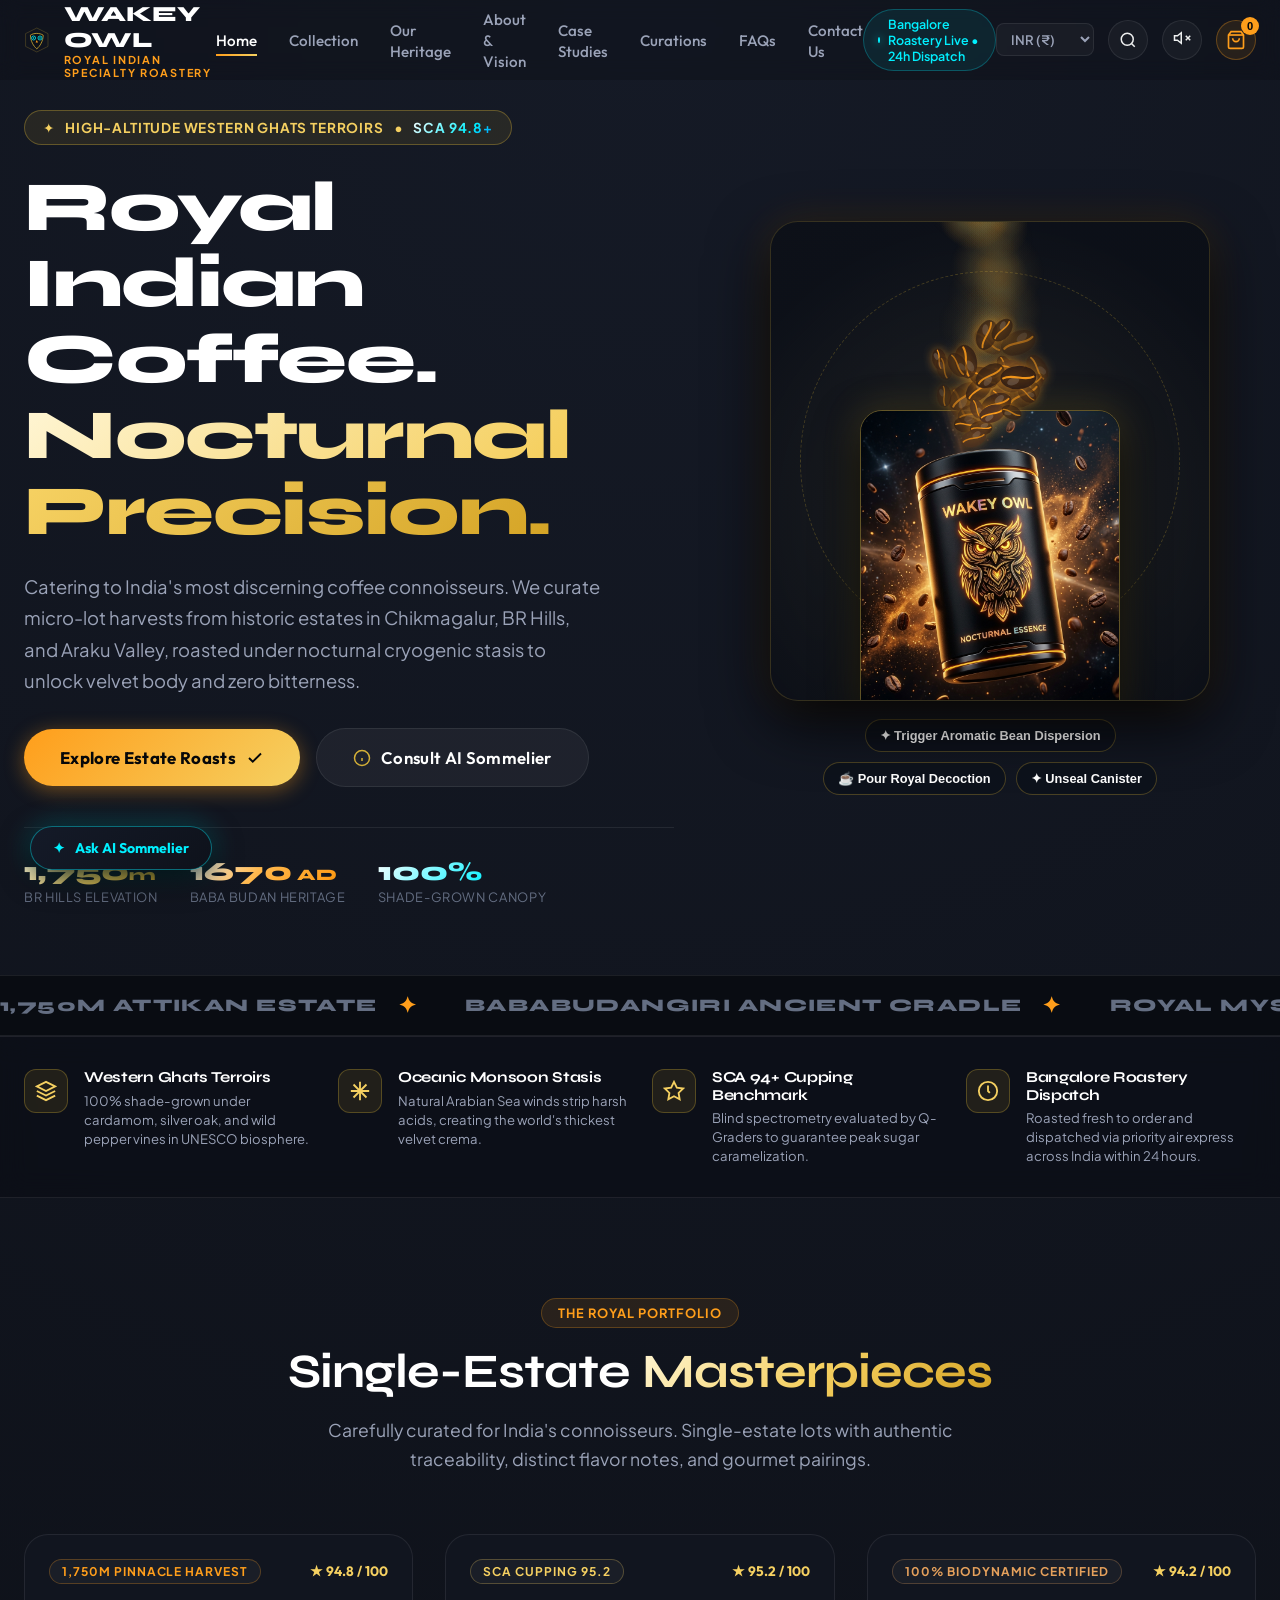
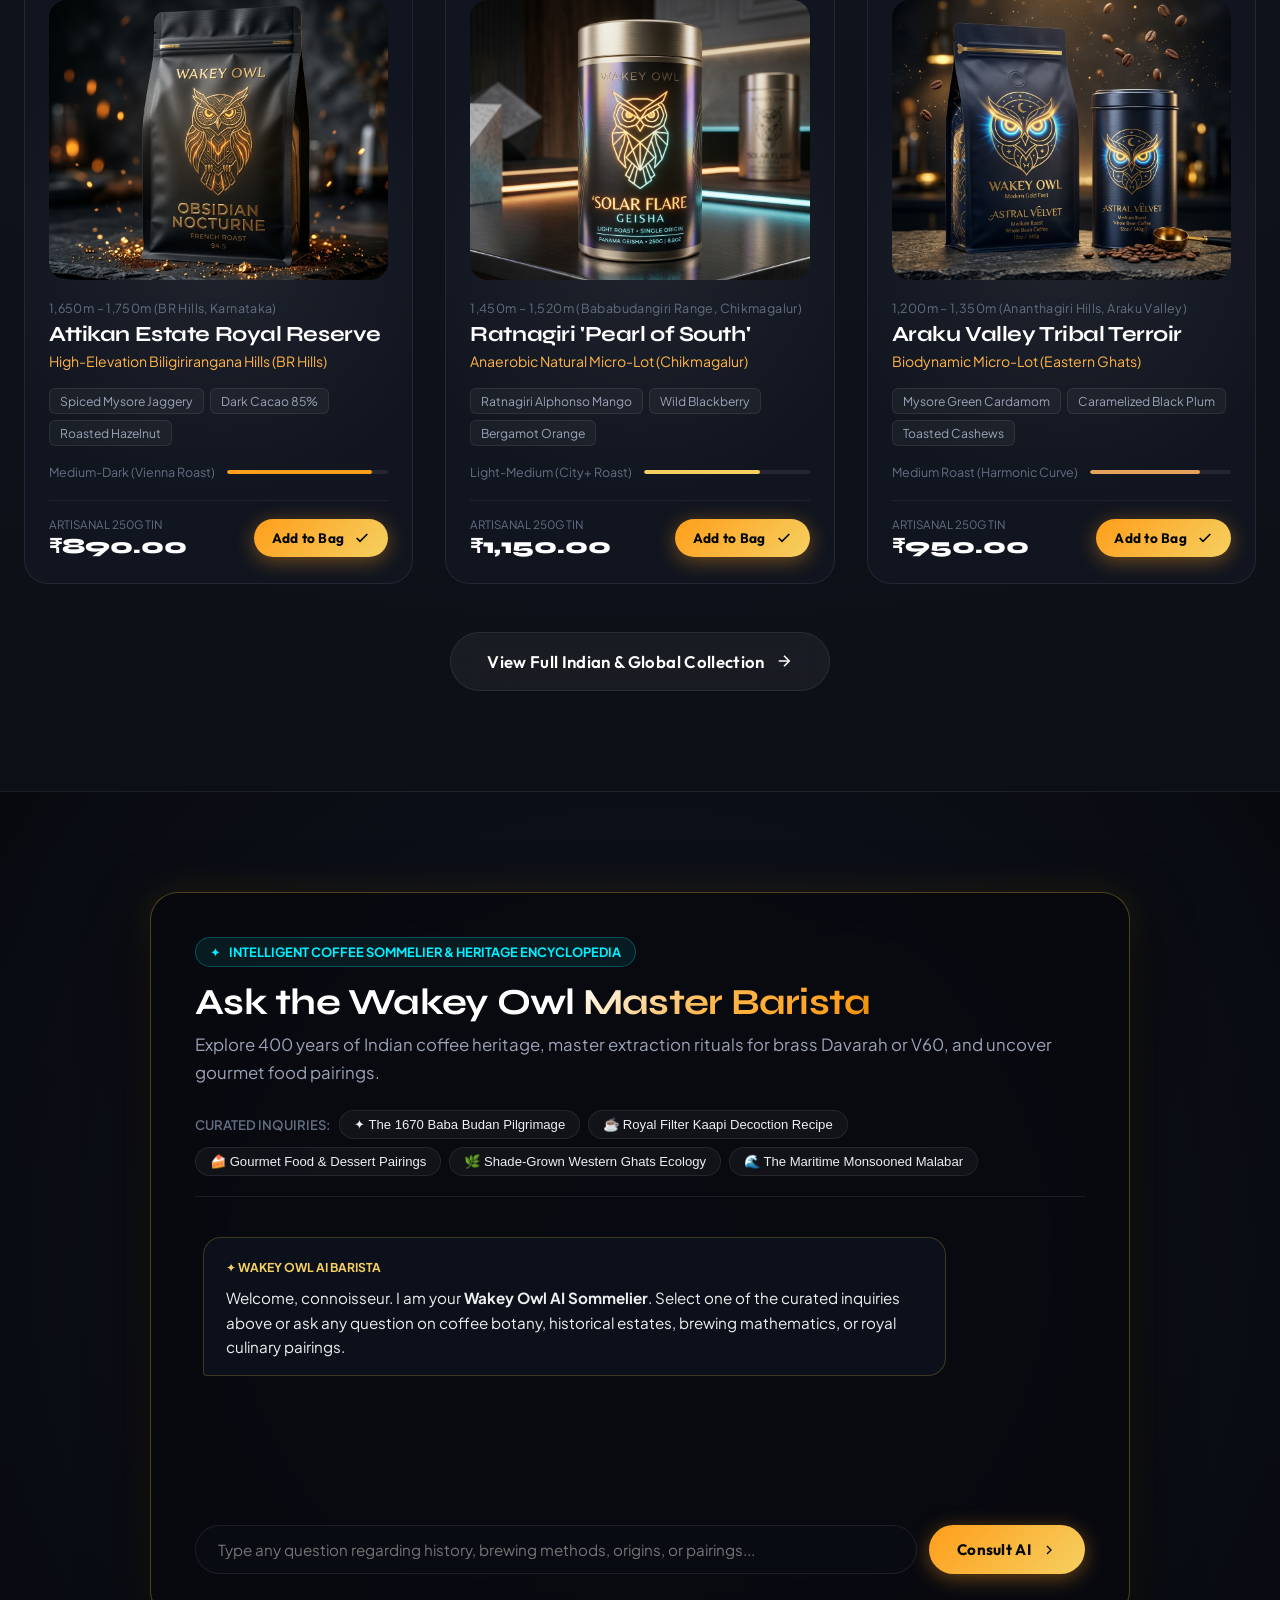
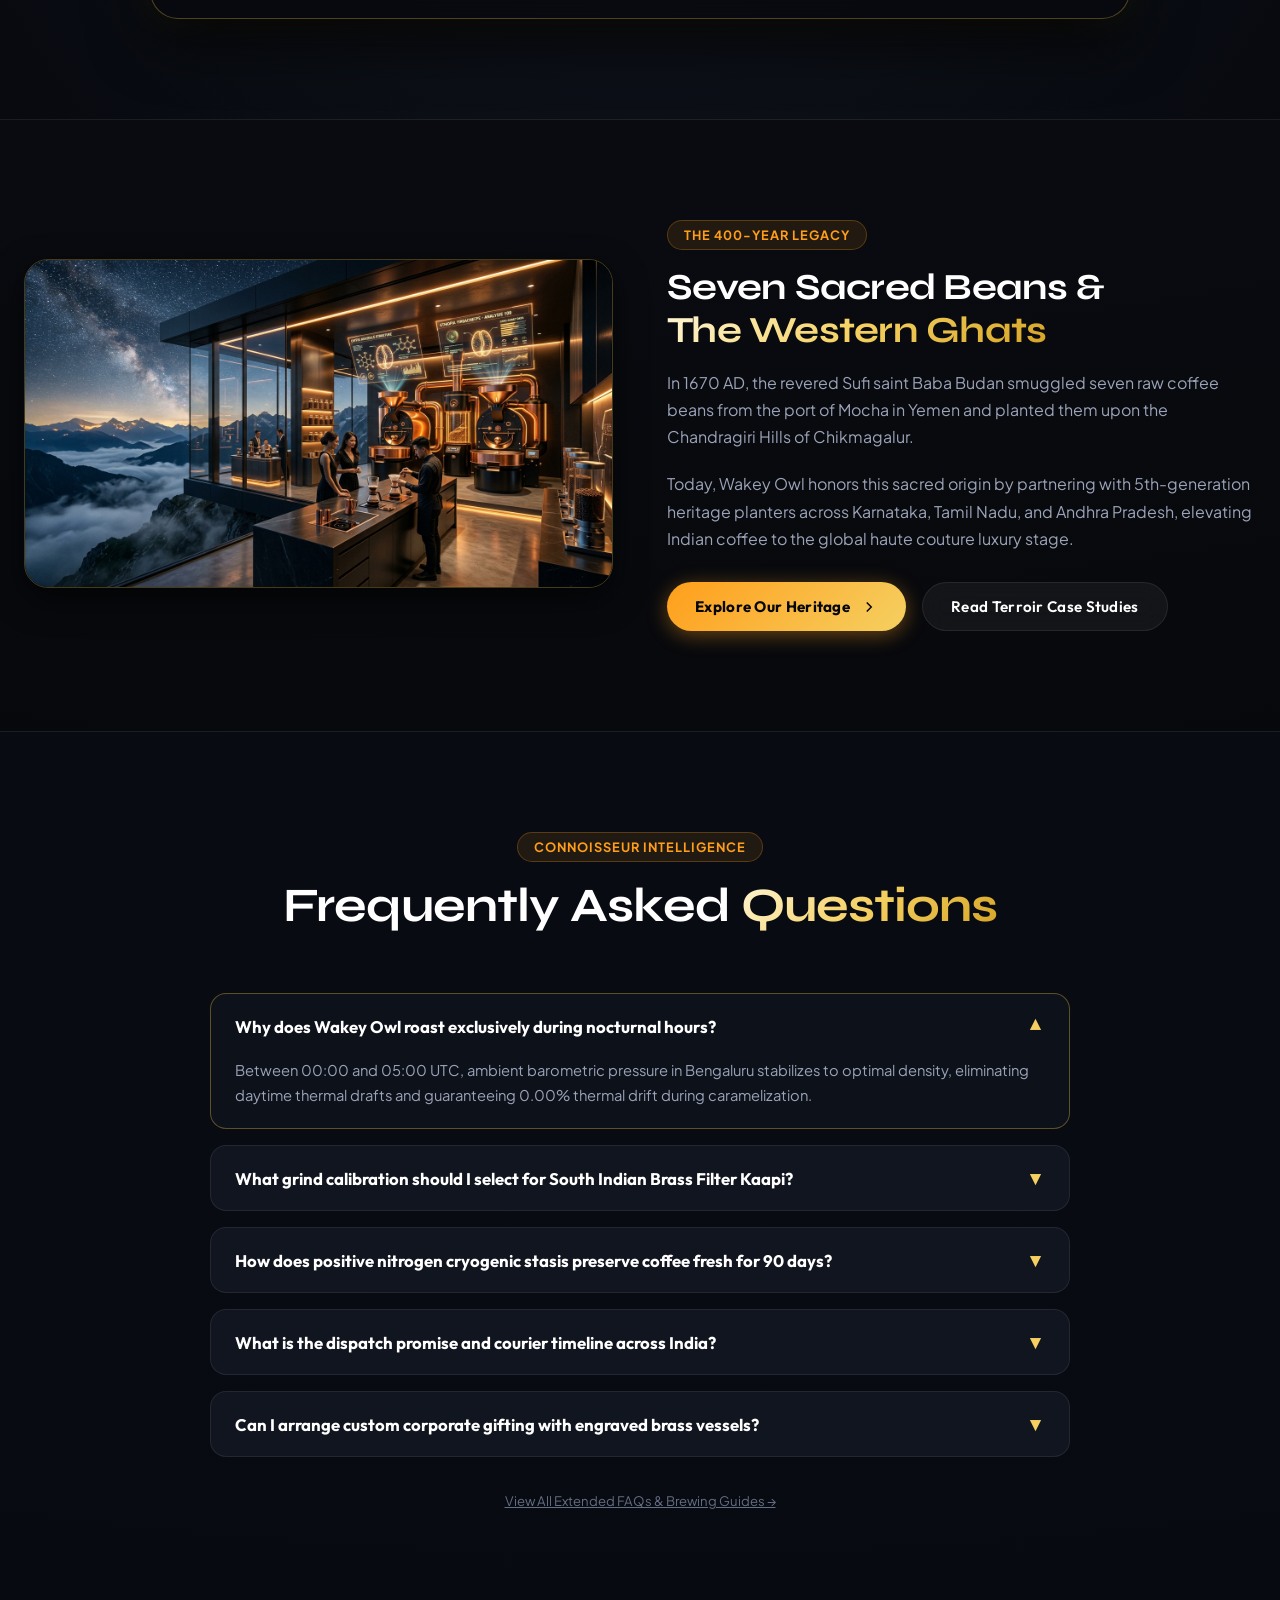
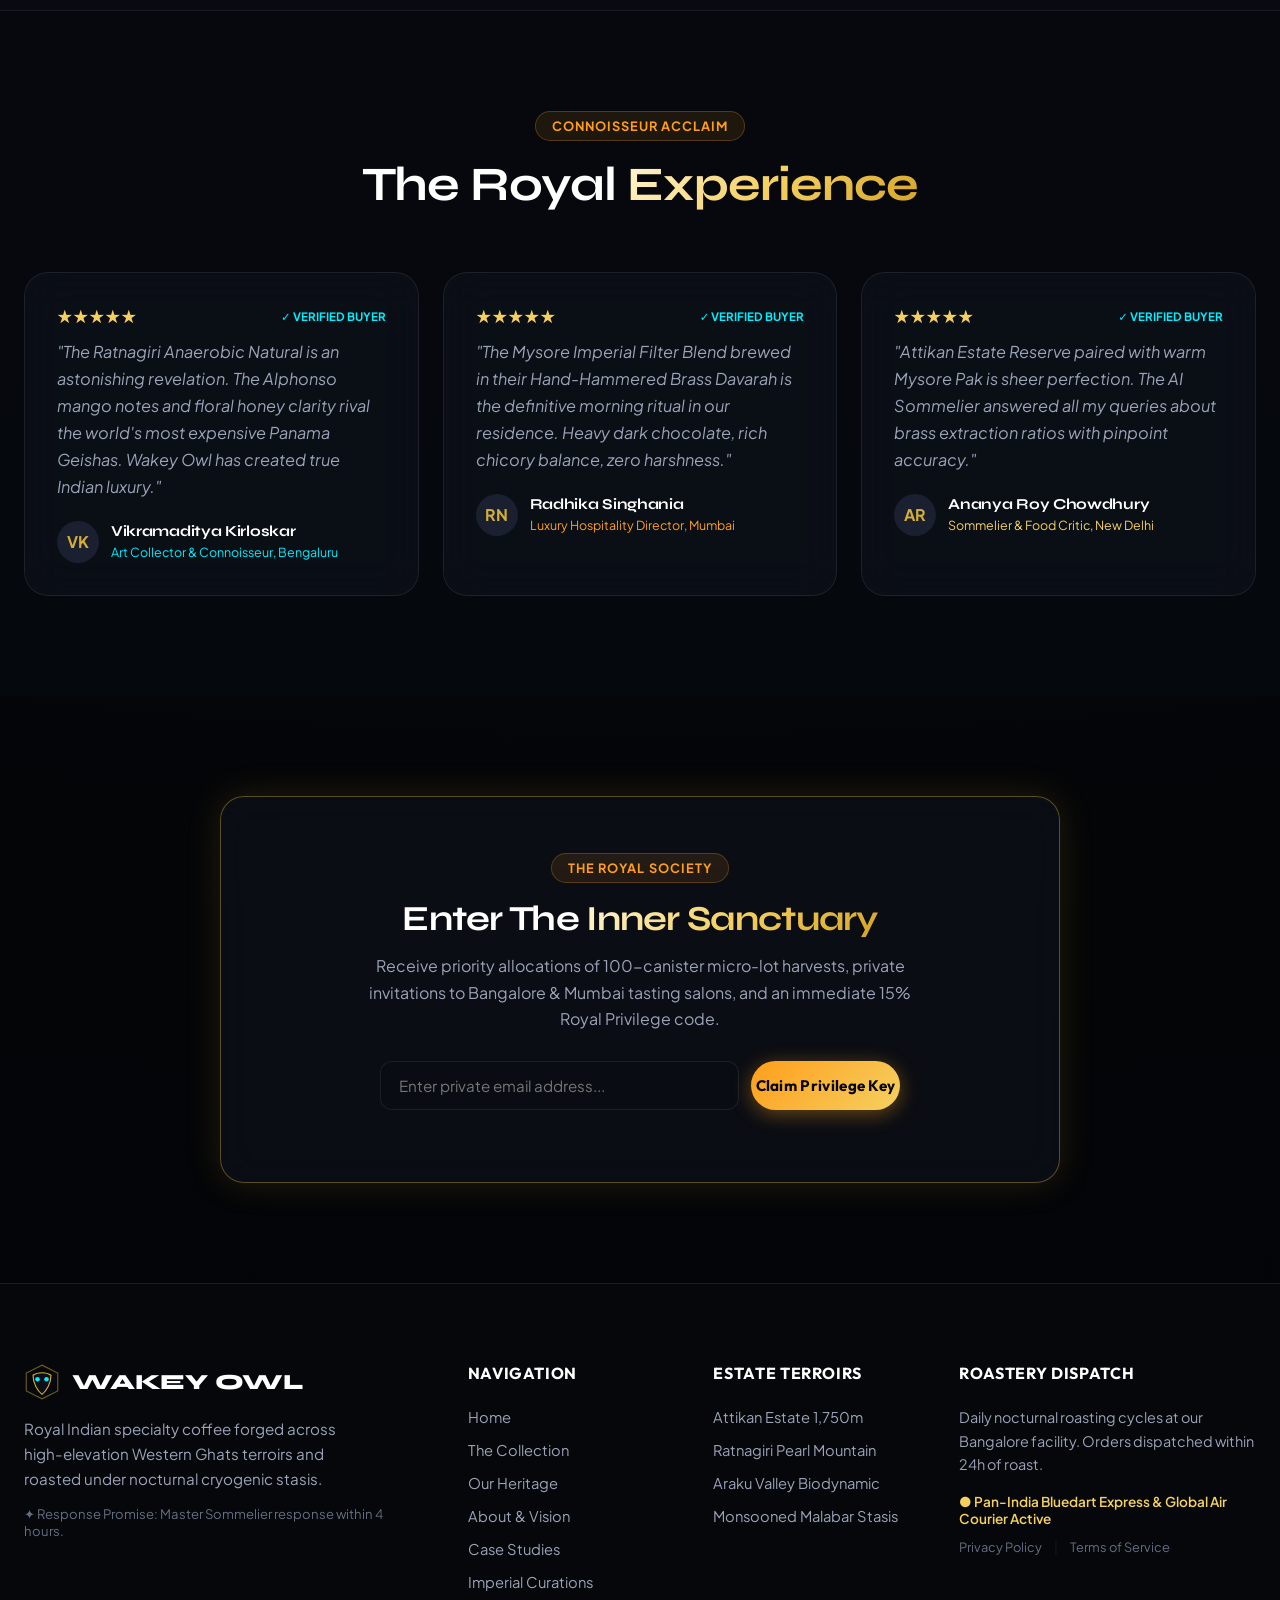
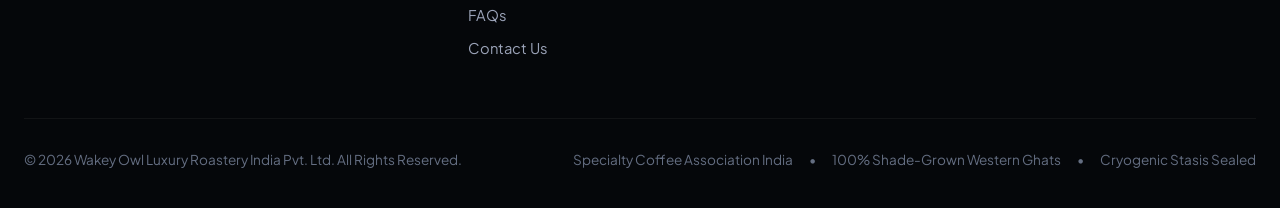
<file: index.html>
<!DOCTYPE html>
<html lang="en">
<head>
  <meta charset="UTF-8" />
  <meta name="viewport" content="width=device-width, initial-scale=1.0" />
  <title>Wakey Owl — Royal Indian Specialty Coffee & Nocturnal Roastery</title>
  <meta name="description" content="Forged at 1,750m in the Western Ghats. Discover India's finest single-estate micro-lots, royal filter kaapi formulas, and cryogenic specialty roasts." />
  <meta name="keywords" content="Specialty Coffee India, Single-Estate Coffee, Attikan Estate, Ratnagiri Coffee, South Indian Filter Kaapi, Chikmagalur Coffee, Araku Valley, Monsooned Malabar, Cryogenic Roastery" />

  <!-- Geographic & Local SEO Tags -->
  <meta name="geo.region" content="IN-KA" />
  <meta name="geo.placename" content="Bengaluru" />
  <meta name="geo.position" content="12.9716;77.5946" />
  <meta name="ICBM" content="12.9716, 77.5946" />

  <!-- OpenGraph & Social Sharing Meta -->
  <meta property="og:title" content="Wakey Owl — Royal Indian Specialty Coffee & Nocturnal Roastery" />
  <meta property="og:description" content="Forged at 1,750m in the Western Ghats. Discover India's finest single-estate micro-lots and cryogenic specialty roasts." />
  <meta property="og:image" content="https://wakey-owl.vercel.app/assets/images/hero_canister.jpg" />
  <meta property="og:url" content="https://wakey-owl.vercel.app/" />
  <meta property="og:type" content="website" />
  <meta property="og:site_name" content="Wakey Owl Luxury Roastery" />

  <!-- Twitter Card -->
  <meta name="twitter:card" content="summary_large_image" />
  <meta name="twitter:title" content="Wakey Owl — Royal Indian Specialty Coffee" />
  <meta name="twitter:description" content="Single-estate Indian coffee micro-lots roasted under nocturnal cryogenic stasis." />
  <meta name="twitter:image" content="https://wakey-owl.vercel.app/assets/images/hero_canister.jpg" />

  <!-- Favicon -->
  <link rel="icon" type="image/svg+xml" href="data:image/svg+xml,%3Csvg xmlns='http://www.w3.org/2000/svg' viewBox='0 0 64 64' fill='none'%3E%3Cpolygon points='32,2 60,16 60,48 32,62 4,48 4,16' stroke='%23D4AF37' stroke-width='2' fill='%230C0F17'/%3E%3Ccircle cx='24' cy='27' r='4' fill='%2300F0FF'/%3E%3Ccircle cx='40' cy='27' r='4' fill='%2300F0FF'/%3E%3Cpolygon points='32,32 29,38 35,38' fill='%23FF9E1B'/%3E%3C/svg%3E" />

  <!-- Stylesheets -->
  <link rel="stylesheet" href="css/main.css" />
  <link rel="stylesheet" href="css/components.css" />
  <link rel="stylesheet" href="css/animations.css" />

  <!-- Google Analytics 4 (GA4) Tag Template -->
  <script async src="https://www.googletagmanager.com/gtag/js?id=G-WAKEYOWL26"></script>
  <script>
    window.dataLayer = window.dataLayer || [];
    function gtag(){dataLayer.push(arguments);}
    gtag('js', new Date());
    gtag('config', 'G-WAKEYOWL26', { 'anonymize_ip': true });
  </script>

  <!-- LocalBusiness & Organization JSON-LD Schema -->
  <script type="application/ld+json">
  {
    "@context": "https://schema.org",
    "@type": "LocalBusiness",
    "name": "Wakey Owl Luxury Roastery India Pvt. Ltd.",
    "image": "https://wakey-owl.vercel.app/assets/images/hero_canister.jpg",
    "telephone": "+91-80-4920-8800",
    "email": "concierge@wakeyowl.luxury",
    "address": {
      "@type": "PostalAddress",
      "streetAddress": "100ft Road, Indiranagar & Sadashivanagar",
      "addressLocality": "Bengaluru",
      "addressRegion": "Karnataka",
      "postalCode": "560038",
      "addressCountry": "IN"
    },
    "geo": {
      "@type": "GeoCoordinates",
      "latitude": 12.9716,
      "longitude": 77.5946
    },
    "priceRange": "₹₹₹₹",
    "servesCuisine": "Specialty Coffee, Single-Estate Beans, Artisanal Filter Kaapi",
    "url": "https://wakey-owl.vercel.app/"
  }
  </script>
</head>
<body>

  <!-- Ambient Canvas Background -->
  <canvas id="ambient-canvas"></canvas>

  <div class="app-wrapper">

    <!-- Sticky Glassmorphic Navbar -->
    <header class="site-navbar" id="site-header">
      <div class="container nav-container">
        <!-- Brand Logo with Continuous Animated Glowing Laser Eyes -->
        <a href="index.html" class="brand-logo-link" id="nav-brand-logo" aria-label="Wakey Owl Home">
          <svg class="logo-owl-svg" viewBox="0 0 64 64" fill="none" xmlns="http://www.w3.org/2000/svg">
            <polygon points="32,2 60,16 60,48 32,62 4,48 4,16" stroke="rgba(212,175,55,0.4)" stroke-width="1.5" class="logo-animated-stroke" />
            <path d="M16 20 C24 14, 40 14, 48 20 C48 34, 40 48, 32 54 C24 48, 16 34, 16 20 Z" stroke="#D4AF37" stroke-width="2" fill="#0C0F17" />
            <circle cx="24" cy="27" r="5" stroke="#00F0FF" stroke-width="2" fill="#060709" class="logo-owl-eye" />
            <circle cx="24" cy="27" r="2" fill="#00F0FF" />
            <circle cx="40" cy="27" r="5" stroke="#00F0FF" stroke-width="2" fill="#060709" class="logo-owl-eye" />
            <circle cx="40" cy="27" r="2" fill="#00F0FF" />
            <polygon points="32,32 29,38 35,38" fill="#FF9E1B" />
          </svg>
          <div class="brand-name-wrap">
            <span class="brand-name">WAKEY OWL</span>
            <span class="brand-tagline">Royal Indian Specialty Roastery</span>
          </div>
        </a>

        <!-- Desktop Navigation Links -->
        <nav>
          <ul class="nav-links-menu">
            <li class="nav-link-item active"><a href="index.html">Home</a></li>
            <li class="nav-link-item"><a href="shop.html">Collection</a></li>
            <li class="nav-link-item"><a href="heritage.html">Our Heritage</a></li>
            <li class="nav-link-item"><a href="about.html">About & Vision</a></li>
            <li class="nav-link-item"><a href="case-studies.html">Case Studies</a></li>
            <li class="nav-link-item"><a href="curations.html">Curations</a></li>
            <li class="nav-link-item"><a href="faq.html">FAQs</a></li>
            <li class="nav-link-item"><a href="contact.html">Contact Us</a></li>
          </ul>
        </nav>

        <!-- Live Roastery Status & Response Time Promise -->
        <div class="nav-live-status" title="Dispatched within 24 Hours of Midnight Roast. 4h Concierge Response Guarantee.">
          <span class="live-beacon-dot"></span>
          <span>Bangalore Roastery Live • 24h Dispatch</span>
        </div>

        <!-- Navigation Actions -->
        <div class="nav-actions-right">
          <!-- Currency Selector (INR Default) -->
          <select id="currency-select" class="currency-selector" aria-label="Select Currency">
            <option value="INR" selected>INR (₹)</option>
            <option value="USD">USD ($)</option>
            <option value="EUR">EUR (€)</option>
            <option value="GBP">GBP (£)</option>
            <option value="AED">AED (د.إ)</option>
          </select>

          <!-- Search Trigger -->
          <button type="button" class="nav-icon-btn" data-search-trigger aria-label="Search Estates">
            <svg width="18" height="18" viewBox="0 0 24 24" fill="none" stroke="currentColor" stroke-width="2"><circle cx="11" cy="11" r="8"></circle><line x1="21" y1="21" x2="16.65" y2="16.65"></line></svg>
          </button>

          <!-- Soundscape Toggle -->
          <button type="button" class="nav-icon-btn" id="sound-toggle-btn" aria-label="Toggle Sound" title="Toggle Soundscape">
            <span id="sound-toggle-icon">
              <svg width="18" height="18" viewBox="0 0 24 24" fill="none" stroke="currentColor" stroke-width="2"><polygon points="11 5 6 9 2 9 2 15 6 15 11 19 11 5"></polygon><line x1="23" y1="9" x2="17" y2="15"></line><line x1="17" y1="9" x2="23" y2="15"></line></svg>
            </span>
          </button>

          <!-- Cart Drawer Trigger -->
          <button type="button" class="nav-icon-btn nav-cart-btn" data-cart-open aria-label="Shopping Bag">
            <svg width="20" height="20" viewBox="0 0 24 24" fill="none" stroke="currentColor" stroke-width="2"><path d="M6 2L3 6v14a2 2 0 0 0 2 2h14a2 2 0 0 0 2-2V6l-3-4z"></path><line x1="3" y1="6" x2="21" y2="6"></line><path d="M16 10a4 4 0 0 1-8 0"></path></svg>
            <span class="nav-cart-badge">0</span>
          </button>

          <!-- Mobile Hamburger -->
          <button type="button" class="mobile-hamburger-btn" id="mobile-menu-btn" aria-label="Open Menu">
            <svg width="24" height="24" viewBox="0 0 24 24" fill="none" stroke="currentColor" stroke-width="2"><line x1="3" y1="12" x2="21" y2="12"></line><line x1="3" y1="6" x2="21" y2="6"></line><line x1="3" y1="18" x2="21" y2="18"></line></svg>
          </button>
        </div>
      </div>
    </header>

    <!-- Mobile Drawer Navigation -->
    <div class="mobile-nav-drawer" id="mobile-nav-drawer">
      <div class="mobile-nav-header">
        <span class="brand-name text-gradient-gold">WAKEY OWL</span>
        <button type="button" class="btn-modal-close" id="mobile-nav-close">✕</button>
      </div>
      <ul class="mobile-nav-links">
        <li><a href="index.html">Home</a></li>
        <li><a href="shop.html">The Collection</a></li>
        <li><a href="heritage.html">Our Heritage</a></li>
        <li><a href="about.html">About & Vision</a></li>
        <li><a href="case-studies.html">Case Studies</a></li>
        <li><a href="curations.html">Imperial Curations</a></li>
        <li><a href="faq.html">FAQs</a></li>
        <li><a href="contact.html">Contact Us</a></li>
      </ul>
      <div style="margin-top: auto; padding-top: 24px; border-top: 1px solid var(--border-glass);">
        <button type="button" class="btn btn-glow-gold btn-block" data-cart-open>
          <span>Open Royal Bag</span>
        </button>
      </div>
    </div>

    <!-- MAIN HOMEPAGE CONTENT -->
    <main>

      <!-- 1. HERO SECTION: INTERACTIVE BEAN EMERGENCE & PACKET ANIMATION (ABOVE THE FOLD CTAS) -->
      <section class="hero-section" id="hero">
        <div class="container">
          <div class="hero-grid">
            <!-- Left Hero Content -->
            <div class="hero-content">
              <div class="hero-eyebrow-pill animate-fade-in">
                <span>✦</span>
                <span>High-Altitude Western Ghats Terroirs</span>
                <span>•</span>
                <span class="text-gradient-cyan">SCA 94.8+</span>
              </div>

              <h1 class="hero-title animate-slide-up">
                Royal Indian Coffee. <br />
                <span class="text-gradient-gold">Nocturnal Precision.</span>
              </h1>

              <p class="hero-description animate-slide-up">
                Catering to India's most discerning coffee connoisseurs. We curate micro-lot harvests from historic estates in Chikmagalur, BR Hills, and Araku Valley, roasted under nocturnal cryogenic stasis to unlock velvet body and zero bitterness.
              </p>

              <!-- ABOVE THE FOLD CTA GROUP -->
              <div class="hero-cta-group animate-slide-up">
                <a href="shop.html" class="btn btn-glow-gold btn-large" id="hero-cta-order">
                  <span>Explore Estate Roasts</span>
                  <svg width="18" height="18" viewBox="0 0 24 24" fill="none" stroke="currentColor" stroke-width="2.5"><polyline points="20 6 9 17 4 12"></polyline></svg>
                </a>

                <a href="#ai-sommelier-section" class="btn btn-glass btn-large" id="hero-cta-ai">
                  <svg width="18" height="18" viewBox="0 0 24 24" fill="none" stroke="#D4AF37" stroke-width="2"><circle cx="12" cy="12" r="10"/><path d="M12 16v-4M12 8h.01"/></svg>
                  <span>Consult AI Sommelier</span>
                </a>
              </div>

              <div class="hero-stats-row">
                <div class="hero-stat-item">
                  <span class="hero-stat-val text-gradient-gold">1,750<small style="font-size: 1rem;">m</small></span>
                  <span class="hero-stat-label">BR Hills Elevation</span>
                </div>
                <div class="hero-stat-item">
                  <span class="hero-stat-val text-gradient-amber">1670<small style="font-size: 1rem;"> AD</small></span>
                  <span class="hero-stat-label">Baba Budan Heritage</span>
                </div>
                <div class="hero-stat-item">
                  <span class="hero-stat-val text-gradient-cyan">100%</span>
                  <span class="hero-stat-label">Shade-Grown Canopy</span>
                </div>
              </div>
            </div>

            <!-- Right Hero 3D Roasted Bean & Packet Emergence Stage -->
            <div class="hero-visual-col" data-hero-tilt>
              <div class="coffee-emergence-stage">
                <!-- Rotating Gold Ring -->
                <div class="stage-aura-ring"></div>

                <!-- Interactive Roasted Bean & Steam Particle Canvas -->
                <canvas id="hero-coffee-canvas"></canvas>

                <!-- Base Luxury Canister/Packet Graphic -->
                <img src="assets/images/hero_canister.jpg" alt="Wakey Owl Royal Coffee Canister with Positive Nitrogen Cryo-Lock" class="stage-packet-img" />
              </div>

              <!-- Interactive Emergence Action Controls -->
              <div class="stage-actions-bar">
                <button type="button" class="btn-stage-action" id="btn-trigger-aroma">
                  <span>✦ Trigger Aromatic Bean Dispersion</span>
                </button>
                <button type="button" class="btn-stage-action" id="btn-trigger-pour">
                  <span>☕ Pour Royal Decoction</span>
                </button>
                <button type="button" class="btn-stage-action" id="btn-trigger-unseal">
                  <span>✦ Unseal Canister</span>
                </button>
              </div>
            </div>
          </div>
        </div>
      </section>

      <!-- 2. KINETIC TICKER MARQUEE -->
      <div class="ticker-strip" aria-hidden="true">
        <div class="ticker-track">
          <span class="ticker-item">1,750M ATTIKAN ESTATE <span class="ticker-dot">✦</span></span>
          <span class="ticker-item">BABABUDANGIRI ANCIENT CRADLE <span class="ticker-dot">✦</span></span>
          <span class="ticker-item">ROYAL MYSORE FILTER FORMULA <span class="ticker-dot">✦</span></span>
          <span class="ticker-item">ARAKU BIODYNAMIC MICRO-LOTS <span class="ticker-dot">✦</span></span>
          <span class="ticker-item">ZERO ASTRINGENCY GUARANTEED <span class="ticker-dot">✦</span></span>
          <span class="ticker-item">CRYOGENIC NOCTURNAL ROAST <span class="ticker-dot">✦</span></span>
          <!-- Continuous loop -->
          <span class="ticker-item">1,750M ATTIKAN ESTATE <span class="ticker-dot">✦</span></span>
          <span class="ticker-item">BABABUDANGIRI ANCIENT CRADLE <span class="ticker-dot">✦</span></span>
          <span class="ticker-item">ROYAL MYSORE FILTER FORMULA <span class="ticker-dot">✦</span></span>
          <span class="ticker-item">ARAKU BIODYNAMIC MICRO-LOTS <span class="ticker-dot">✦</span></span>
          <span class="ticker-item">ZERO ASTRINGENCY GUARANTEED <span class="ticker-dot">✦</span></span>
          <span class="ticker-item">CRYOGENIC NOCTURNAL ROAST <span class="ticker-dot">✦</span></span>
        </div>
      </div>

      <!-- 3. SENSORY MATRIX 4-PILLAR BAR -->
      <section class="sensory-matrix-bar">
        <div class="container">
          <div class="matrix-grid">
            <div class="matrix-card">
              <div class="matrix-icon-box">
                <svg width="22" height="22" viewBox="0 0 24 24" fill="none" stroke="currentColor" stroke-width="2"><path d="M12 2L2 7l10 5 10-5-10-5zM2 17l10 5 10-5M2 12l10 5 10-5"/></svg>
              </div>
              <div class="matrix-text">
                <h4>Western Ghats Terroirs</h4>
                <p>100% shade-grown under cardamom, silver oak, and wild pepper vines in UNESCO biosphere.</p>
              </div>
            </div>

            <div class="matrix-card">
              <div class="matrix-icon-box">
                <svg width="22" height="22" viewBox="0 0 24 24" fill="none" stroke="currentColor" stroke-width="2"><path d="M12 2v20M2 12h20M4.93 4.93l14.14 14.14M4.93 19.07l14.14-14.14"/></svg>
              </div>
              <div class="matrix-text">
                <h4>Oceanic Monsoon Stasis</h4>
                <p>Natural Arabian Sea winds strip harsh acids, creating the world's thickest velvet crema.</p>
              </div>
            </div>

            <div class="matrix-card">
              <div class="matrix-icon-box">
                <svg width="22" height="22" viewBox="0 0 24 24" fill="none" stroke="currentColor" stroke-width="2"><polygon points="12 2 15.09 8.26 22 9.27 17 14.14 18.18 21.02 12 17.77 5.82 21.02 7 14.14 2 9.27 8.91 8.26 12 2"/></svg>
              </div>
              <div class="matrix-text">
                <h4>SCA 94+ Cupping Benchmark</h4>
                <p>Blind spectrometry evaluated by Q-Graders to guarantee peak sugar caramelization.</p>
              </div>
            </div>

            <div class="matrix-card">
              <div class="matrix-icon-box">
                <svg width="22" height="22" viewBox="0 0 24 24" fill="none" stroke="currentColor" stroke-width="2"><circle cx="12" cy="12" r="10"/><polyline points="12 6 12 12 14 14"/></svg>
              </div>
              <div class="matrix-text">
                <h4>Bangalore Roastery Dispatch</h4>
                <p>Roasted fresh to order and dispatched via priority air express across India within 24 hours.</p>
              </div>
            </div>
          </div>
        </div>
      </section>

      <!-- 4. FEATURED SIGNATURE INDIAN ESTATE ALLOCATIONS -->
      <section class="section-py" id="featured-roasts">
        <div class="container">
          <div class="section-header">
            <span class="section-eyebrow">The Royal Portfolio</span>
            <h2 class="section-title">Single-Estate <span class="text-gradient-gold">Masterpieces</span></h2>
            <p class="section-description">
              Carefully curated for India's connoisseurs. Single-estate lots with authentic traceability, distinct flavor notes, and gourmet pairings.
            </p>
          </div>

          <!-- Product Grid Injected by JS -->
          <div class="products-grid" id="featured-roasts-grid">
            <!-- Populated by js/app.js -->
          </div>

          <div style="text-align: center; margin-top: 48px;">
            <a href="shop.html" class="btn btn-glass btn-large">
              <span>View Full Indian & Global Collection</span>
              <svg width="18" height="18" viewBox="0 0 24 24" fill="none" stroke="currentColor" stroke-width="2"><line x1="5" y1="12" x2="19" y2="12"></line><polyline points="12 5 19 12 12 19"></polyline></svg>
            </a>
          </div>
        </div>
      </section>

      <!-- 5. AI COFFEE SOMMELIER & ENCYCLOPEDIA ASSISTANT -->
      <section class="section-py" id="ai-sommelier-section" style="background: radial-gradient(circle at 50% 50%, rgba(20, 25, 38, 0.8) 0%, rgba(8, 10, 15, 0.95) 100%); border-top: 1px solid var(--border-glass); border-bottom: 1px solid var(--border-glass);">
        <div class="container">
          <div id="ai-coffee-chatbox">
            <!-- Rendered by js/ai-assistant.js -->
          </div>
        </div>
      </section>

      <!-- 6. THE HERITAGE TEASER: 1670 BABA BUDAN STORY -->
      <section class="section-py" id="heritage-teaser">
        <div class="container">
          <div style="display: grid; grid-template-columns: 1fr 1fr; gap: 54px; align-items: center;">
            <div data-tilt>
              <img src="assets/images/roastery_lab.jpg" alt="Western Ghats High-Altitude Coffee Canopy in Chikmagalur" style="width: 100%; border-radius: 24px; border: 1px solid rgba(212,175,55,0.3); box-shadow: var(--shadow-md);" />
            </div>
            <div>
              <span class="section-eyebrow">The 400-Year Legacy</span>
              <h2 style="font-size: 2.3rem; margin-bottom: 18px;">Seven Sacred Beans & <br /><span class="text-gradient-gold">The Western Ghats</span></h2>
              <p style="margin-bottom: 20px; line-height: 1.7;">
                In 1670 AD, the revered Sufi saint Baba Budan smuggled seven raw coffee beans from the port of Mocha in Yemen and planted them upon the Chandragiri Hills of Chikmagalur.
              </p>
              <p style="margin-bottom: 30px; line-height: 1.7;">
                Today, Wakey Owl honors this sacred origin by partnering with 5th-generation heritage planters across Karnataka, Tamil Nadu, and Andhra Pradesh, elevating Indian coffee to the global haute couture luxury stage.
              </p>
              <div style="display: flex; gap: 16px; flex-wrap: wrap;">
                <a href="heritage.html" class="btn btn-glow-gold">
                  <span>Explore Our Heritage</span>
                  <svg width="18" height="18" viewBox="0 0 24 24" fill="none" stroke="currentColor" stroke-width="2"><polyline points="9 18 15 12 9 6"></polyline></svg>
                </a>
                <a href="case-studies.html" class="btn btn-glass">
                  <span>Read Terroir Case Studies</span>
                </a>
              </div>
            </div>
          </div>
        </div>
      </section>

      <!-- 7. HOMEPAGE 5 FAQS ACCORDION -->
      <section class="section-py" style="background: rgba(10, 14, 22, 0.7); border-top: 1px solid var(--border-glass);">
        <div class="container">
          <div class="section-header">
            <span class="section-eyebrow">Connoisseur Intelligence</span>
            <h2 class="section-title">Frequently Asked <span class="text-gradient-gold">Questions</span></h2>
          </div>

          <div class="faq-accordion">
            <div class="faq-item active">
              <button type="button" class="faq-question-btn">
                <span>Why does Wakey Owl roast exclusively during nocturnal hours?</span>
                <span class="faq-icon-arrow">▼</span>
              </button>
              <div class="faq-answer-content">
                Between 00:00 and 05:00 UTC, ambient barometric pressure in Bengaluru stabilizes to optimal density, eliminating daytime thermal drafts and guaranteeing 0.00% thermal drift during caramelization.
              </div>
            </div>

            <div class="faq-item">
              <button type="button" class="faq-question-btn">
                <span>What grind calibration should I select for South Indian Brass Filter Kaapi?</span>
                <span class="faq-icon-arrow">▼</span>
              </button>
              <div class="faq-answer-content">
                Select our <strong>Fine-Medium South Indian Filter Grind</strong>. Paired with our Mysore Imperial Blend (85:15 Peaberry & Jamnagar Chicory), it produces the thickest royal first decoction.
              </div>
            </div>

            <div class="faq-item">
              <button type="button" class="faq-question-btn">
                <span>How does positive nitrogen cryogenic stasis preserve coffee fresh for 90 days?</span>
                <span class="faq-icon-arrow">▼</span>
              </button>
              <div class="faq-answer-content">
                Immediately post-roast, whole beans are rapidly quenched with liquid nitrogen and sealed in matte obsidian canisters with positive nitrogen gas pressure, completely displacing all oxygen.
              </div>
            </div>

            <div class="faq-item">
              <button type="button" class="faq-question-btn">
                <span>What is the dispatch promise and courier timeline across India?</span>
                <span class="faq-icon-arrow">▼</span>
              </button>
              <div class="faq-answer-content">
                Orders are roasted fresh tonight and dispatched tomorrow morning via Bluedart Priority Air express. All orders above ₹1,500 enjoy complimentary express courier.
              </div>
            </div>

            <div class="faq-item">
              <button type="button" class="faq-question-btn">
                <span>Can I arrange custom corporate gifting with engraved brass vessels?</span>
                <span class="faq-icon-arrow">▼</span>
              </button>
              <div class="faq-answer-content">
                Yes. Our concierge designs bespoke teakwood chests with laser-etched family crests, corporate logos, and handcrafted Thanjavur brass Davarahs. Consult our concierge on the <a href="curations.html" style="color:var(--cyber-gold);">Imperial Curations</a> page.
              </div>
            </div>
          </div>

          <div style="text-align: center; margin-top: 32px;">
            <a href="faq.html" class="link-continue-shopping">View All Extended FAQs & Brewing Guides →</a>
          </div>
        </div>
      </section>

      <!-- 8. CONNOISSEUR REVIEWS WITH VERIFIED BUYER BADGES -->
      <section class="section-py" style="background: rgba(8, 11, 17, 0.6); border-top: 1px solid var(--border-glass);">
        <div class="container">
          <div class="section-header">
            <span class="section-eyebrow">Connoisseur Acclaim</span>
            <h2 class="section-title">The Royal <span class="text-gradient-gold">Experience</span></h2>
          </div>

          <div style="display: grid; grid-template-columns: repeat(auto-fit, minmax(320px, 1fr)); gap: 24px;">
            <div class="glass-panel" style="padding: 32px;">
              <div style="display: flex; justify-content: space-between; align-items: center; margin-bottom: 12px;">
                <div style="color: var(--cyber-gold); font-size: 1.1rem;">★★★★★</div>
                <span style="font-size: 0.72rem; color: #00F0FF; font-weight: 700; text-transform: uppercase;">✓ Verified Buyer</span>
              </div>
              <p style="font-style: italic; margin-bottom: 20px; font-size: 1.02rem;">
                "The Ratnagiri Anaerobic Natural is an astonishing revelation. The Alphonso mango notes and floral honey clarity rival the world's most expensive Panama Geishas. Wakey Owl has created true Indian luxury."
              </p>
              <div style="display: flex; align-items: center; gap: 12px;">
                <div style="width: 42px; height: 42px; border-radius: 50%; background: #1A2030; display: flex; align-items: center; justify-content: center; font-weight: 700; color: #D4AF37;">VK</div>
                <div>
                  <h4 style="font-size: 0.95rem;">Vikramaditya Kirloskar</h4>
                  <span style="font-size: 0.78rem; color: var(--biolum-cyan);">Art Collector & Connoisseur, Bengaluru</span>
                </div>
              </div>
            </div>

            <div class="glass-panel" style="padding: 32px;">
              <div style="display: flex; justify-content: space-between; align-items: center; margin-bottom: 12px;">
                <div style="color: var(--cyber-gold); font-size: 1.1rem;">★★★★★</div>
                <span style="font-size: 0.72rem; color: #00F0FF; font-weight: 700; text-transform: uppercase;">✓ Verified Buyer</span>
              </div>
              <p style="font-style: italic; margin-bottom: 20px; font-size: 1.02rem;">
                "The Mysore Imperial Filter Blend brewed in their Hand-Hammered Brass Davarah is the definitive morning ritual in our residence. Heavy dark chocolate, rich chicory balance, zero harshness."
              </p>
              <div style="display: flex; align-items: center; gap: 12px;">
                <div style="width: 42px; height: 42px; border-radius: 50%; background: #1A2030; display: flex; align-items: center; justify-content: center; font-weight: 700; color: #D4AF37;">RN</div>
                <div>
                  <h4 style="font-size: 0.95rem;">Radhika Singhania</h4>
                  <span style="font-size: 0.78rem; color: var(--solar-amber);">Luxury Hospitality Director, Mumbai</span>
                </div>
              </div>
            </div>

            <div class="glass-panel" style="padding: 32px;">
              <div style="display: flex; justify-content: space-between; align-items: center; margin-bottom: 12px;">
                <div style="color: var(--cyber-gold); font-size: 1.1rem;">★★★★★</div>
                <span style="font-size: 0.72rem; color: #00F0FF; font-weight: 700; text-transform: uppercase;">✓ Verified Buyer</span>
              </div>
              <p style="font-style: italic; margin-bottom: 20px; font-size: 1.02rem;">
                "Attikan Estate Reserve paired with warm Mysore Pak is sheer perfection. The AI Sommelier answered all my queries about brass extraction ratios with pinpoint accuracy."
              </p>
              <div style="display: flex; align-items: center; gap: 12px;">
                <div style="width: 42px; height: 42px; border-radius: 50%; background: #1A2030; display: flex; align-items: center; justify-content: center; font-weight: 700; color: #D4AF37;">AR</div>
                <div>
                  <h4 style="font-size: 0.95rem;">Ananya Roy Chowdhury</h4>
                  <span style="font-size: 0.78rem; color: var(--cyber-gold);">Sommelier & Food Critic, New Delhi</span>
                </div>
              </div>
            </div>
          </div>
        </div>
      </section>

      <!-- 9. VIP ROYAL SOCIETY PRIVILEGE CLUB -->
      <section class="section-py">
        <div class="container">
          <div class="glass-panel" style="padding: 56px 48px; text-align: center; max-width: 840px; margin: 0 auto; border-color: rgba(212,175,55,0.4); box-shadow: 0 0 35px rgba(212,175,55,0.15);">
            <span class="section-eyebrow">The Royal Society</span>
            <h2 style="font-size: 2.2rem; margin-bottom: 14px;">Enter The <span class="text-gradient-gold">Inner Sanctuary</span></h2>
            <p style="margin-bottom: 28px; max-width: 580px; margin-left: auto; margin-right: auto;">
              Receive priority allocations of 100-canister micro-lot harvests, private invitations to Bangalore & Mumbai tasting salons, and an immediate 15% Royal Privilege code.
            </p>

            <form id="newsletter-form" style="display: flex; gap: 12px; max-width: 520px; margin: 0 auto;">
              <input type="email" class="input-field" placeholder="Enter private email address..." required />
              <button type="submit" class="btn btn-glow-gold" style="white-space: nowrap;">
                <span>Claim Privilege Key</span>
              </button>
            </form>
            <div id="newsletter-msg" style="margin-top: 16px; font-size: 0.9rem;"></div>
          </div>
        </div>
      </section>

    </main>

    <!-- STICKY MOBILE CTA BAR -->
    <div class="sticky-mobile-cta">
      <div class="sticky-mobile-cta-inner">
        <a href="shop.html" class="btn btn-glow-gold" style="flex:1; padding:10px 16px; font-size:0.85rem;">
          <span>Explore Roasts</span>
        </a>
        <button type="button" class="btn btn-glass" data-cart-open style="flex:1; padding:10px 16px; font-size:0.85rem;">
          <span>Bag (<span class="cart-count-badge">0</span>)</span>
        </button>
      </div>
    </div>

    <!-- LUXURY FOOTER -->
    <footer class="site-footer">
      <div class="container">
        <div class="footer-top-grid">
          <div class="footer-brand-col">
            <div style="display: flex; align-items: center; gap: 12px;">
              <svg class="logo-owl-svg" viewBox="0 0 64 64" fill="none" style="width: 36px; height: 36px;">
                <polygon points="32,2 60,16 60,48 32,62 4,48 4,16" stroke="rgba(212,175,55,0.5)" stroke-width="2"/>
                <path d="M16 20 C24 14, 40 14, 48 20 C48 34, 40 48, 32 54 C24 48, 16 34, 16 20 Z" stroke="#D4AF37" stroke-width="2" fill="#0C0F17" />
                <circle cx="24" cy="27" r="4" fill="#00F0FF" />
                <circle cx="40" cy="27" r="4" fill="#00F0FF" />
              </svg>
              <span class="brand-name">WAKEY OWL</span>
            </div>
            <p>
              Royal Indian specialty coffee forged across high-elevation Western Ghats terroirs and roasted under nocturnal cryogenic stasis.
            </p>
            <div style="margin-top: 14px; font-size: 0.82rem; color: var(--text-muted);">
              ✦ Response Promise: Master Sommelier response within 4 hours.
            </div>
          </div>

          <div>
            <h4 class="footer-col-title">Navigation</h4>
            <ul class="footer-links-list">
              <li><a href="index.html">Home</a></li>
              <li><a href="shop.html">The Collection</a></li>
              <li><a href="heritage.html">Our Heritage</a></li>
              <li><a href="about.html">About & Vision</a></li>
              <li><a href="case-studies.html">Case Studies</a></li>
              <li><a href="curations.html">Imperial Curations</a></li>
              <li><a href="faq.html">FAQs</a></li>
              <li><a href="contact.html">Contact Us</a></li>
            </ul>
          </div>

          <div>
            <h4 class="footer-col-title">Estate Terroirs</h4>
            <ul class="footer-links-list">
              <li><a href="heritage.html">Attikan Estate 1,750m</a></li>
              <li><a href="heritage.html">Ratnagiri Pearl Mountain</a></li>
              <li><a href="heritage.html">Araku Valley Biodynamic</a></li>
              <li><a href="heritage.html">Monsooned Malabar Stasis</a></li>
            </ul>
          </div>

          <div class="footer-newsletter-box">
            <h4 class="footer-col-title">Roastery Dispatch</h4>
            <p>Daily nocturnal roasting cycles at our Bangalore facility. Orders dispatched within 24h of roast.</p>
            <div style="font-size: 0.85rem; color: var(--cyber-gold); font-weight: 600; margin-bottom: 12px;">
              ● Pan-India Bluedart Express & Global Air Courier Active
            </div>
            <div style="display:flex; gap:12px; font-size:0.8rem;">
              <a href="privacy.html" style="color:var(--text-muted);">Privacy Policy</a>
              <span style="color:var(--border-glass);">|</span>
              <a href="terms.html" style="color:var(--text-muted);">Terms of Service</a>
            </div>
          </div>
        </div>

        <div class="footer-bottom-bar">
          <div>© 2026 Wakey Owl Luxury Roastery India Pvt. Ltd. All Rights Reserved.</div>
          <div class="footer-badges">
            <span>Specialty Coffee Association India</span> • 
            <span>100% Shade-Grown Western Ghats</span> • 
            <span>Cryogenic Stasis Sealed</span>
          </div>
        </div>
      </div>
    </footer>

  </div>

  <!-- JavaScript Modules -->
  <script src="js/products.js"></script>
  <script src="js/particles.js"></script>
  <script src="js/coffee-animation.js"></script>
  <script src="js/tilt.js"></script>
  <script src="js/audio.js"></script>
  <script src="js/ai-assistant.js"></script>
  <script src="js/cart.js"></script>
  <script src="js/app.js"></script>
  <script>
    document.querySelectorAll('.faq-question-btn').forEach(btn => {
      btn.addEventListener('click', () => {
        btn.parentElement.classList.toggle('active');
      });
    });
  </script>
</body>
</html>
</file>
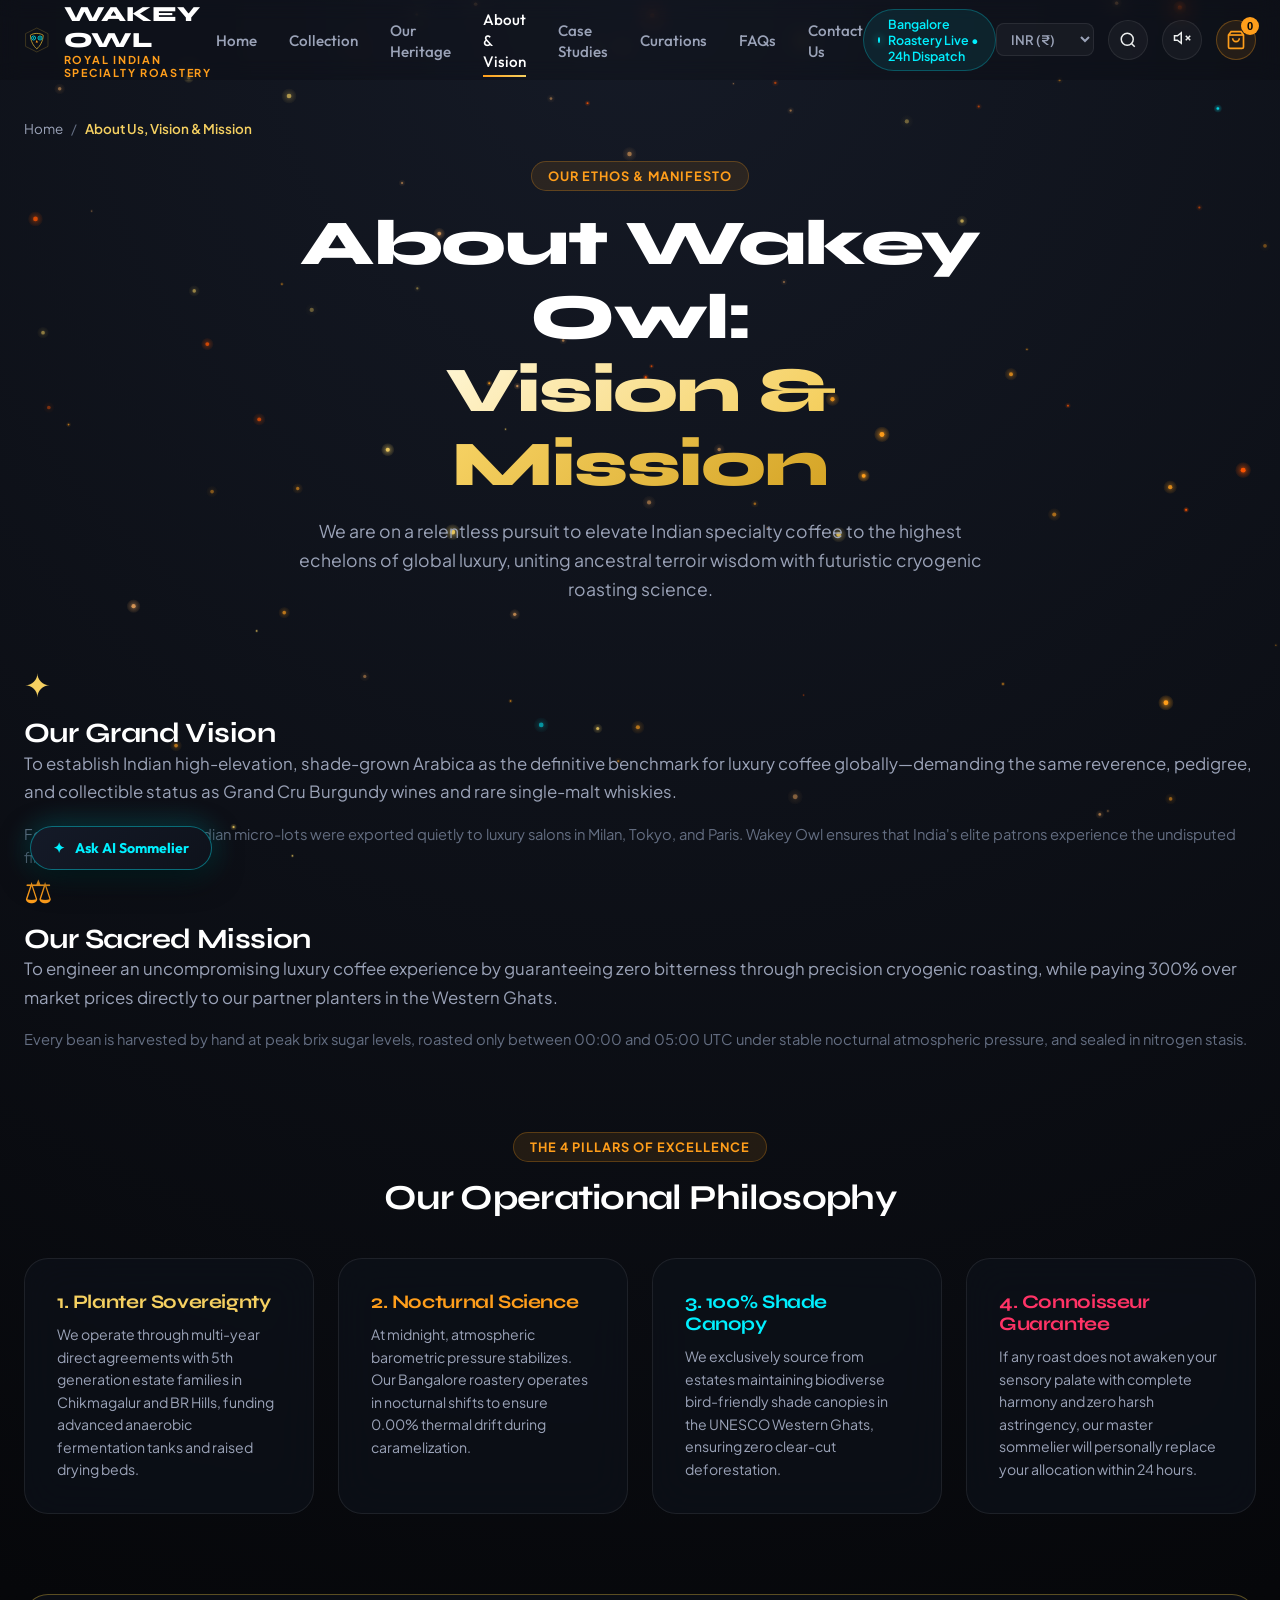
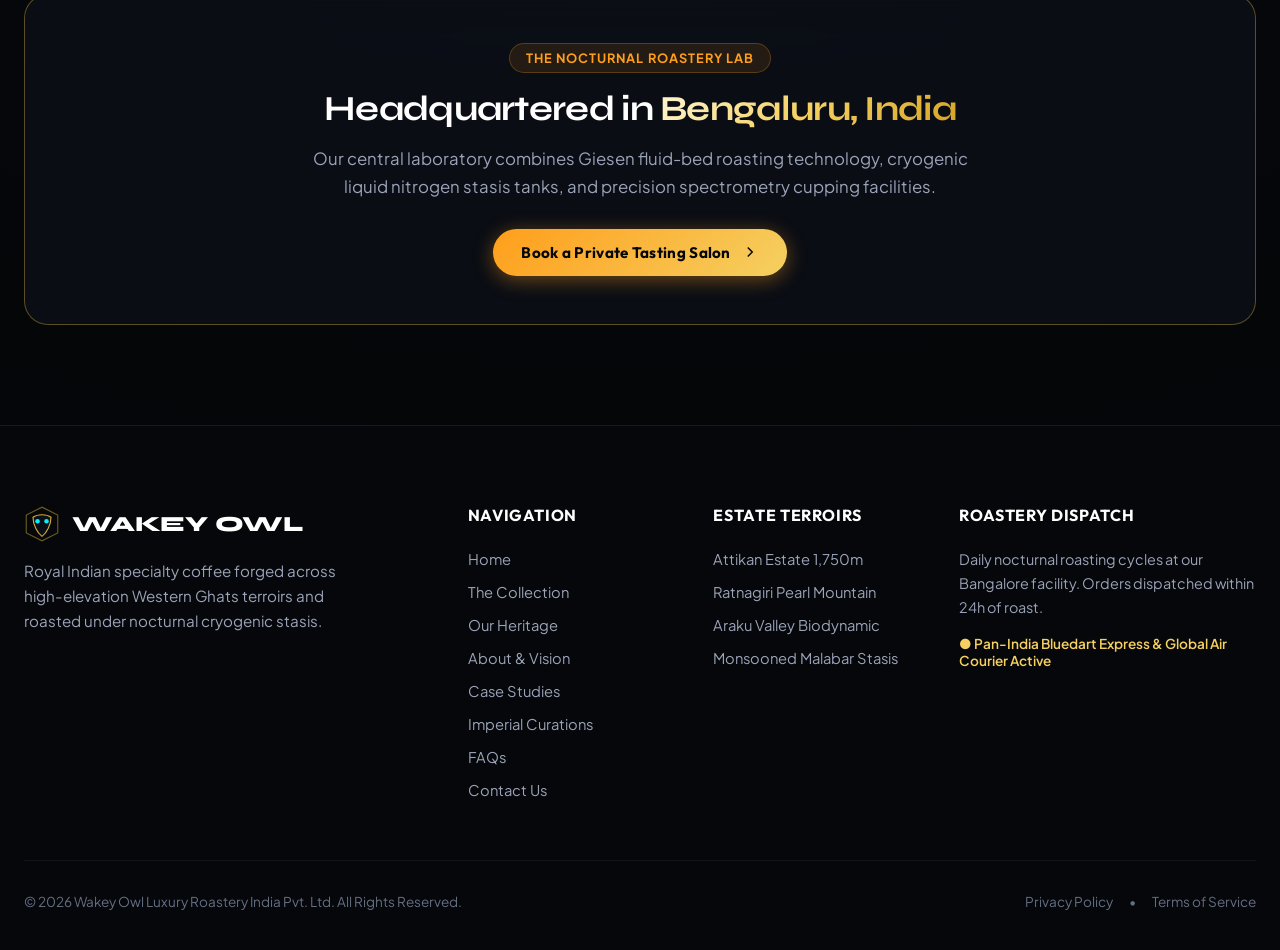
<file: about.html>
<!DOCTYPE html>
<html lang="en">
<head>
  <meta charset="UTF-8" />
  <meta name="viewport" content="width=device-width, initial-scale=1.0" />
  <title>Wakey Owl — About Us | Vision, Mission & Nocturnal Alchemy</title>
  <meta name="description" content="Our vision of putting Indian high-elevation specialty coffee on the global haute couture luxury stage. Direct-trade planter sovereignty and nocturnal cryogenic roasting." />

  <!-- Geographic & Local SEO Tags -->
  <meta name="geo.region" content="IN-KA" />
  <meta name="geo.placename" content="Bengaluru" />
  <meta name="geo.position" content="12.9716;77.5946" />
  <meta name="ICBM" content="12.9716, 77.5946" />

  <!-- OpenGraph Meta -->
  <meta property="og:title" content="About Wakey Owl | Vision & Nocturnal Roastery" />
  <meta property="og:description" content="Putting Indian single-estates on the global haute couture luxury stage." />
  <meta property="og:image" content="https://wakey-owl.vercel.app/assets/images/roastery_lab.jpg" />
  <meta property="og:url" content="https://wakey-owl.vercel.app/about.html" />
  <meta name="twitter:card" content="summary_large_image" />

  <!-- Favicon -->
  <link rel="icon" type="image/svg+xml" href="data:image/svg+xml,%3Csvg xmlns='http://www.w3.org/2000/svg' viewBox='0 0 64 64' fill='none'%3E%3Cpolygon points='32,2 60,16 60,48 32,62 4,48 4,16' stroke='%23D4AF37' stroke-width='2' fill='%230C0F17'/%3E%3Ccircle cx='24' cy='27' r='4' fill='%2300F0FF'/%3E%3Ccircle cx='40' cy='27' r='4' fill='%2300F0FF'/%3E%3Cpolygon points='32,32 29,38 35,38' fill='%23FF9E1B'/%3E%3C/svg%3E" />

  <!-- Stylesheets -->
  <link rel="stylesheet" href="css/main.css" />
  <link rel="stylesheet" href="css/components.css" />
  <link rel="stylesheet" href="css/animations.css" />

  <!-- GA4 Tag -->
  <script async src="https://www.googletagmanager.com/gtag/js?id=G-WAKEYOWL26"></script>
  <script>
    window.dataLayer = window.dataLayer || [];
    function gtag(){dataLayer.push(arguments);}
    gtag('js', new Date());
    gtag('config', 'G-WAKEYOWL26', { 'anonymize_ip': true });
  </script>
</head>
<body>

  <!-- Ambient Canvas -->
  <canvas id="ambient-canvas"></canvas>

  <div class="app-wrapper">

    <!-- Sticky Glassmorphic Navbar -->
    <header class="site-navbar" id="site-header">
      <div class="container nav-container">
        <a href="index.html" class="brand-logo-link" id="nav-brand-logo" aria-label="Wakey Owl Home">
          <svg class="logo-owl-svg" viewBox="0 0 64 64" fill="none" xmlns="http://www.w3.org/2000/svg">
            <polygon points="32,2 60,16 60,48 32,62 4,48 4,16" stroke="rgba(212,175,55,0.4)" stroke-width="1.5" class="logo-animated-stroke" />
            <path d="M16 20 C24 14, 40 14, 48 20 C48 34, 40 48, 32 54 C24 48, 16 34, 16 20 Z" stroke="#D4AF37" stroke-width="2" fill="#0C0F17" />
            <circle cx="24" cy="27" r="5" stroke="#00F0FF" stroke-width="2" fill="#060709" class="logo-owl-eye" />
            <circle cx="24" cy="27" r="2" fill="#00F0FF" />
            <circle cx="40" cy="27" r="5" stroke="#00F0FF" stroke-width="2" fill="#060709" class="logo-owl-eye" />
            <circle cx="40" cy="27" r="2" fill="#00F0FF" />
            <polygon points="32,32 29,38 35,38" fill="#FF9E1B" />
          </svg>
          <div class="brand-name-wrap">
            <span class="brand-name">WAKEY OWL</span>
            <span class="brand-tagline">Royal Indian Specialty Roastery</span>
          </div>
        </a>

        <nav>
          <ul class="nav-links-menu">
            <li class="nav-link-item"><a href="index.html">Home</a></li>
            <li class="nav-link-item"><a href="shop.html">Collection</a></li>
            <li class="nav-link-item"><a href="heritage.html">Our Heritage</a></li>
            <li class="nav-link-item active"><a href="about.html">About & Vision</a></li>
            <li class="nav-link-item"><a href="case-studies.html">Case Studies</a></li>
            <li class="nav-link-item"><a href="curations.html">Curations</a></li>
            <li class="nav-link-item"><a href="faq.html">FAQs</a></li>
            <li class="nav-link-item"><a href="contact.html">Contact Us</a></li>
          </ul>
        </nav>

        <div class="nav-live-status">
          <span class="live-beacon-dot"></span>
          <span>Bangalore Roastery Live • 24h Dispatch</span>
        </div>

        <div class="nav-actions-right">
          <select id="currency-select" class="currency-selector" aria-label="Select Currency">
            <option value="INR" selected>INR (₹)</option>
            <option value="USD">USD ($)</option>
            <option value="EUR">EUR (€)</option>
            <option value="GBP">GBP (£)</option>
            <option value="AED">AED (د.إ)</option>
          </select>

          <button type="button" class="nav-icon-btn" data-search-trigger aria-label="Search Estates">
            <svg width="18" height="18" viewBox="0 0 24 24" fill="none" stroke="currentColor" stroke-width="2"><circle cx="11" cy="11" r="8"></circle><line x1="21" y1="21" x2="16.65" y2="16.65"></line></svg>
          </button>

          <button type="button" class="nav-icon-btn" id="sound-toggle-btn" aria-label="Toggle Sound" title="Toggle Soundscape">
            <span id="sound-toggle-icon">
              <svg width="18" height="18" viewBox="0 0 24 24" fill="none" stroke="currentColor" stroke-width="2"><polygon points="11 5 6 9 2 9 2 15 6 15 11 19 11 5"></polygon><line x1="23" y1="9" x2="17" y2="15"></line><line x1="17" y1="9" x2="23" y2="15"></line></svg>
            </span>
          </button>

          <button type="button" class="nav-icon-btn nav-cart-btn" data-cart-open aria-label="Shopping Bag">
            <svg width="20" height="20" viewBox="0 0 24 24" fill="none" stroke="currentColor" stroke-width="2"><path d="M6 2L3 6v14a2 2 0 0 0 2 2h14a2 2 0 0 0 2-2V6l-3-4z"></path><line x1="3" y1="6" x2="21" y2="6"></line><path d="M16 10a4 4 0 0 1-8 0"></path></svg>
            <span class="nav-cart-badge">0</span>
          </button>

          <button type="button" class="mobile-hamburger-btn" id="mobile-menu-btn" aria-label="Open Menu">
            <svg width="24" height="24" viewBox="0 0 24 24" fill="none" stroke="currentColor" stroke-width="2"><line x1="3" y1="12" x2="21" y2="12"></line><line x1="3" y1="6" x2="21" y2="6"></line><line x1="3" y1="18" x2="21" y2="18"></line></svg>
          </button>
        </div>
      </div>
    </header>

    <!-- Mobile Drawer Navigation -->
    <div class="mobile-nav-drawer" id="mobile-nav-drawer">
      <div class="mobile-nav-header">
        <span class="brand-name text-gradient-gold">WAKEY OWL</span>
        <button type="button" class="btn-modal-close" id="mobile-nav-close">✕</button>
      </div>
      <ul class="mobile-nav-links">
        <li><a href="index.html">Home</a></li>
        <li><a href="shop.html">The Collection</a></li>
        <li><a href="heritage.html">Our Heritage</a></li>
        <li><a href="about.html">About & Vision</a></li>
        <li><a href="case-studies.html">Case Studies</a></li>
        <li><a href="curations.html">Imperial Curations</a></li>
        <li><a href="faq.html">FAQs</a></li>
        <li><a href="contact.html">Contact Us</a></li>
      </ul>
      <div style="margin-top: auto; padding-top: 24px; border-top: 1px solid var(--border-glass);">
        <button type="button" class="btn btn-glow-gold btn-block" data-cart-open>
          <span>Open Royal Bag</span>
        </button>
      </div>
    </div>

    <!-- MAIN ABOUT US & VISION CONTENT -->
    <main style="padding-top: calc(var(--nav-height) + 40px); padding-bottom: 100px;">
      <div class="container">

        <!-- Breadcrumbs -->
        <div class="luxury-breadcrumbs">
          <a href="index.html">Home</a>
          <span>/</span>
          <span class="crumb-current">About Us, Vision & Mission</span>
        </div>

        <!-- Page Header -->
        <div class="section-header">
          <span class="section-eyebrow">Our Ethos & Manifesto</span>
          <h1 style="font-size: clamp(2.4rem, 5vw, 4rem); margin-bottom: 16px;">
            About Wakey Owl: <br /><span class="text-gradient-gold">Vision & Mission</span>
          </h1>
          <p class="section-description">
            We are on a relentless pursuit to elevate Indian specialty coffee to the highest echelons of global luxury, uniting ancestral terroir wisdom with futuristic cryogenic roasting science.
          </p>
        </div>

        <!-- Vision & Mission Dual Cards -->
        <div class="mission-grid">
          
          <div class="mission-card">
            <div style="font-size: 2rem; color: var(--cyber-gold); margin-bottom: 12px;">✦</div>
            <h3>Our Grand Vision</h3>
            <p style="font-size: 1.05rem; line-height: 1.7; color: var(--text-secondary); margin-bottom: 16px;">
              To establish Indian high-elevation, shade-grown Arabica as the definitive benchmark for luxury coffee globally—demanding the same reverence, pedigree, and collectible status as Grand Cru Burgundy wines and rare single-malt whiskies.
            </p>
            <p style="font-size: 0.92rem; line-height: 1.6; color: var(--text-muted);">
              For centuries, the finest Indian micro-lots were exported quietly to luxury salons in Milan, Tokyo, and Paris. Wakey Owl ensures that India's elite patrons experience the undisputed finest harvest first.
            </p>
          </div>

          <div class="mission-card">
            <div style="font-size: 2rem; color: var(--solar-amber); margin-bottom: 12px;">⚖</div>
            <h3>Our Sacred Mission</h3>
            <p style="font-size: 1.05rem; line-height: 1.7; color: var(--text-secondary); margin-bottom: 16px;">
              To engineer an uncompromising luxury coffee experience by guaranteeing zero bitterness through precision cryogenic roasting, while paying 300% over market prices directly to our partner planters in the Western Ghats.
            </p>
            <p style="font-size: 0.92rem; line-height: 1.6; color: var(--text-muted);">
              Every bean is harvested by hand at peak brix sugar levels, roasted only between 00:00 and 05:00 UTC under stable nocturnal atmospheric pressure, and sealed in nitrogen stasis.
            </p>
          </div>

        </div>

        <!-- 4 Pillars of Wakey Owl -->
        <div style="margin-top: 80px;">
          <div class="section-header" style="margin-bottom: 40px;">
            <span class="section-eyebrow">The 4 Pillars of Excellence</span>
            <h2 style="font-size: 2.2rem;">Our Operational Philosophy</h2>
          </div>

          <div style="display: grid; grid-template-columns: repeat(auto-fit, minmax(260px, 1fr)); gap: 24px;">
            
            <div class="glass-panel" style="padding: 32px;">
              <h4 style="color: var(--cyber-gold); font-size: 1.2rem; margin-bottom: 10px;">1. Planter Sovereignty</h4>
              <p style="font-size: 0.88rem; line-height: 1.6; color: var(--text-secondary);">
                We operate through multi-year direct agreements with 5th generation estate families in Chikmagalur and BR Hills, funding advanced anaerobic fermentation tanks and raised drying beds.
              </p>
            </div>

            <div class="glass-panel" style="padding: 32px;">
              <h4 style="color: var(--solar-amber); font-size: 1.2rem; margin-bottom: 10px;">2. Nocturnal Science</h4>
              <p style="font-size: 0.88rem; line-height: 1.6; color: var(--text-secondary);">
                At midnight, atmospheric barometric pressure stabilizes. Our Bangalore roastery operates in nocturnal shifts to ensure 0.00% thermal drift during caramelization.
              </p>
            </div>

            <div class="glass-panel" style="padding: 32px;">
              <h4 style="color: var(--biolum-cyan); font-size: 1.2rem; margin-bottom: 10px;">3. 100% Shade Canopy</h4>
              <p style="font-size: 0.88rem; line-height: 1.6; color: var(--text-secondary);">
                We exclusively source from estates maintaining biodiverse bird-friendly shade canopies in the UNESCO Western Ghats, ensuring zero clear-cut deforestation.
              </p>
            </div>

            <div class="glass-panel" style="padding: 32px;">
              <h4 style="color: #FF3366; font-size: 1.2rem; margin-bottom: 10px;">4. Connoisseur Guarantee</h4>
              <p style="font-size: 0.88rem; line-height: 1.6; color: var(--text-secondary);">
                If any roast does not awaken your sensory palate with complete harmony and zero harsh astringency, our master sommelier will personally replace your allocation within 24 hours.
              </p>
            </div>

          </div>
        </div>

        <!-- Bangalore Sensory Lab & Roastery Callout -->
        <div class="glass-panel" style="margin-top: 80px; padding: 48px; border-color: rgba(212,175,55,0.4); text-align: center;">
          <span class="section-eyebrow">The Nocturnal Roastery Lab</span>
          <h2 style="font-size: 2.2rem; margin-bottom: 16px;">Headquartered in <span class="text-gradient-gold">Bengaluru, India</span></h2>
          <p style="max-width: 680px; margin: 0 auto 28px auto; font-size: 1.05rem; color: var(--text-secondary);">
            Our central laboratory combines Giesen fluid-bed roasting technology, cryogenic liquid nitrogen stasis tanks, and precision spectrometry cupping facilities.
          </p>
          <a href="contact.html" class="btn btn-glow-gold">
            <span>Book a Private Tasting Salon</span>
            <svg width="18" height="18" viewBox="0 0 24 24" fill="none" stroke="currentColor" stroke-width="2"><polyline points="9 18 15 12 9 6"></polyline></svg>
          </a>
        </div>

      </div>
    </main>

    <!-- FOOTER -->
    <footer class="site-footer">
      <div class="container">
        <div class="footer-top-grid">
          <div class="footer-brand-col">
            <div style="display: flex; align-items: center; gap: 12px;">
              <svg class="logo-owl-svg" viewBox="0 0 64 64" fill="none" style="width: 36px; height: 36px;">
                <polygon points="32,2 60,16 60,48 32,62 4,48 4,16" stroke="rgba(212,175,55,0.5)" stroke-width="2"/>
                <path d="M16 20 C24 14, 40 14, 48 20 C48 34, 40 48, 32 54 C24 48, 16 34, 16 20 Z" stroke="#D4AF37" stroke-width="2" fill="#0C0F17" />
                <circle cx="24" cy="27" r="4" fill="#00F0FF" />
                <circle cx="40" cy="27" r="4" fill="#00F0FF" />
              </svg>
              <span class="brand-name">WAKEY OWL</span>
            </div>
            <p>
              Royal Indian specialty coffee forged across high-elevation Western Ghats terroirs and roasted under nocturnal cryogenic stasis.
            </p>
          </div>

          <div>
            <h4 class="footer-col-title">Navigation</h4>
            <ul class="footer-links-list">
              <li><a href="index.html">Home</a></li>
              <li><a href="shop.html">The Collection</a></li>
              <li><a href="heritage.html">Our Heritage</a></li>
              <li><a href="about.html">About & Vision</a></li>
              <li><a href="case-studies.html">Case Studies</a></li>
              <li><a href="curations.html">Imperial Curations</a></li>
              <li><a href="faq.html">FAQs</a></li>
              <li><a href="contact.html">Contact Us</a></li>
            </ul>
          </div>

          <div>
            <h4 class="footer-col-title">Estate Terroirs</h4>
            <ul class="footer-links-list">
              <li><a href="heritage.html">Attikan Estate 1,750m</a></li>
              <li><a href="heritage.html">Ratnagiri Pearl Mountain</a></li>
              <li><a href="heritage.html">Araku Valley Biodynamic</a></li>
              <li><a href="heritage.html">Monsooned Malabar Stasis</a></li>
            </ul>
          </div>

          <div class="footer-newsletter-box">
            <h4 class="footer-col-title">Roastery Dispatch</h4>
            <p>Daily nocturnal roasting cycles at our Bangalore facility. Orders dispatched within 24h of roast.</p>
            <div style="font-size: 0.85rem; color: var(--cyber-gold); font-weight: 600;">
              ● Pan-India Bluedart Express & Global Air Courier Active
            </div>
          </div>
        </div>

        <div class="footer-bottom-bar">
          <div>© 2026 Wakey Owl Luxury Roastery India Pvt. Ltd. All Rights Reserved.</div>
          <div class="footer-badges">
            <a href="privacy.html">Privacy Policy</a> • <a href="terms.html">Terms of Service</a>
          </div>
        </div>
      </div>
    </footer>

  </div>

  <!-- JavaScript Modules -->
  <script src="js/products.js"></script>
  <script src="js/particles.js"></script>
  <script src="js/tilt.js"></script>
  <script src="js/audio.js"></script>
  <script src="js/ai-assistant.js"></script>
  <script src="js/cart.js"></script>
  <script src="js/app.js"></script>
</body>
</html>
</file>
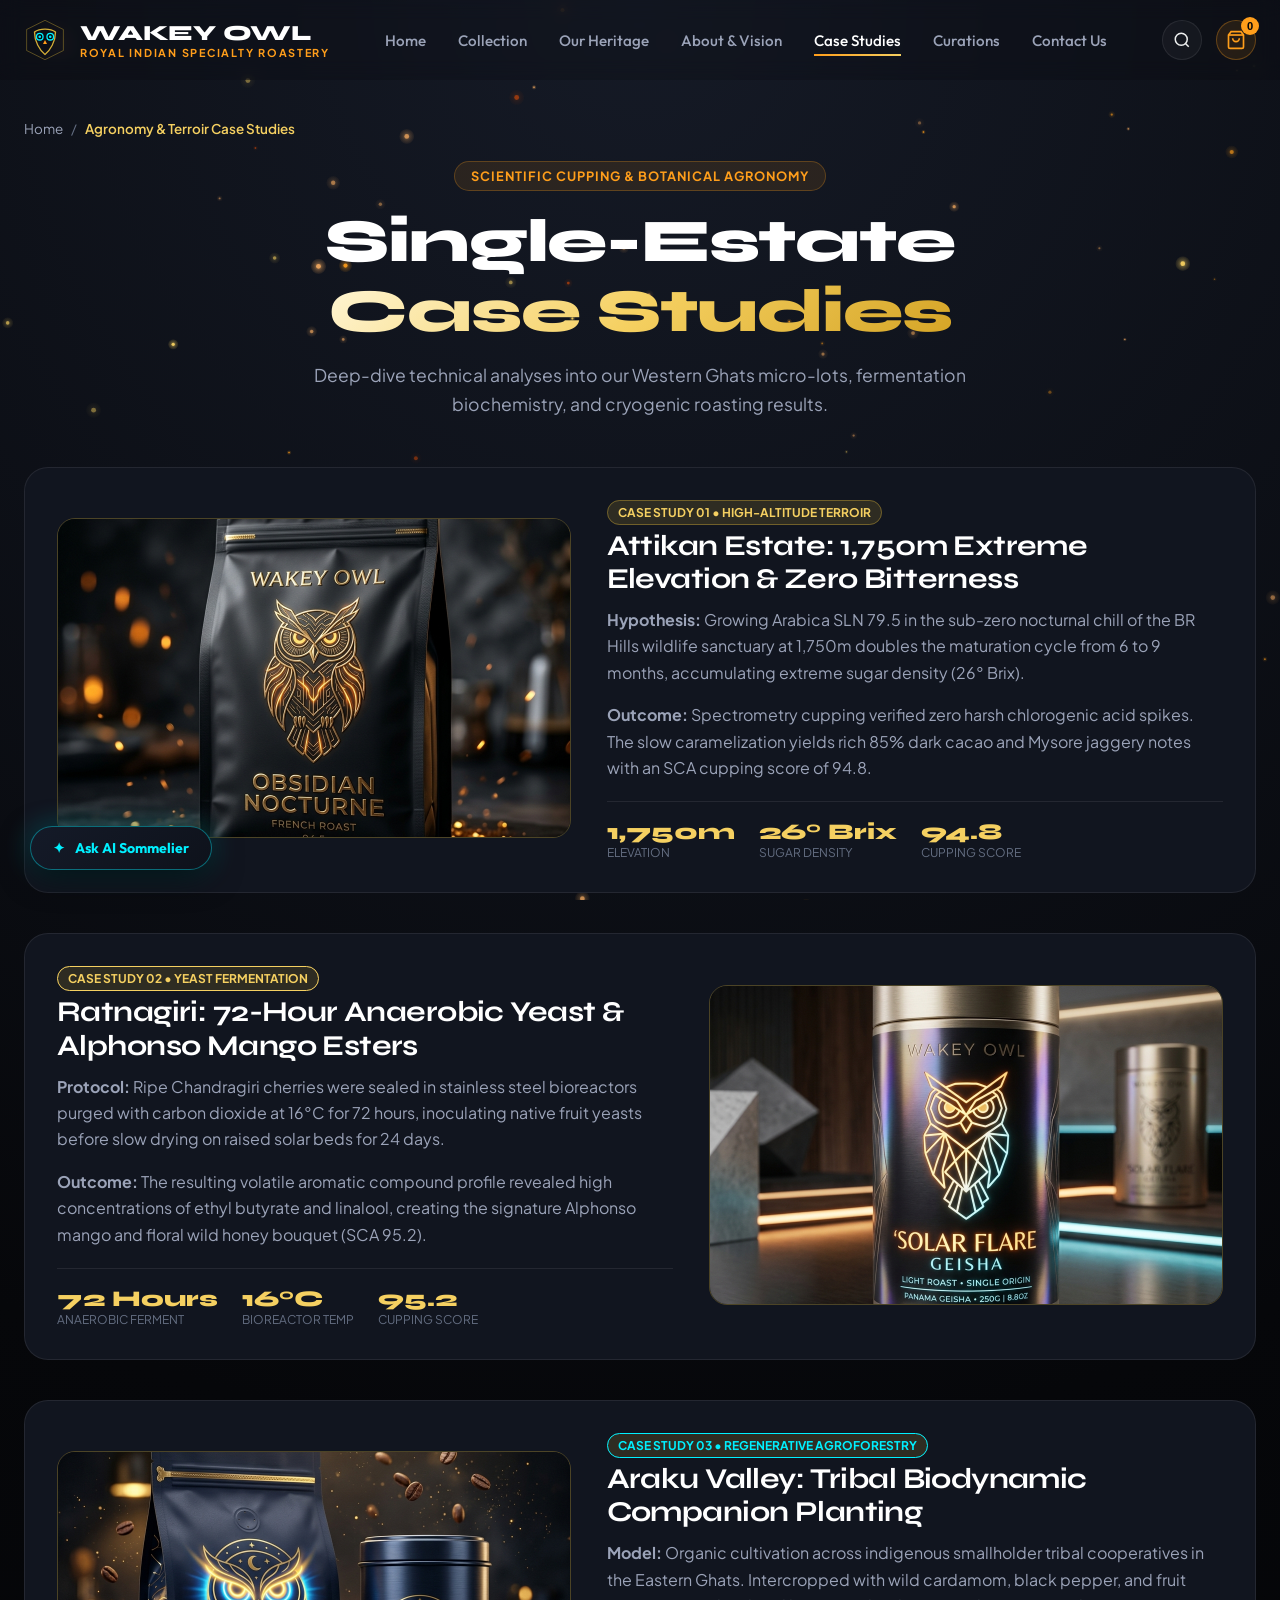
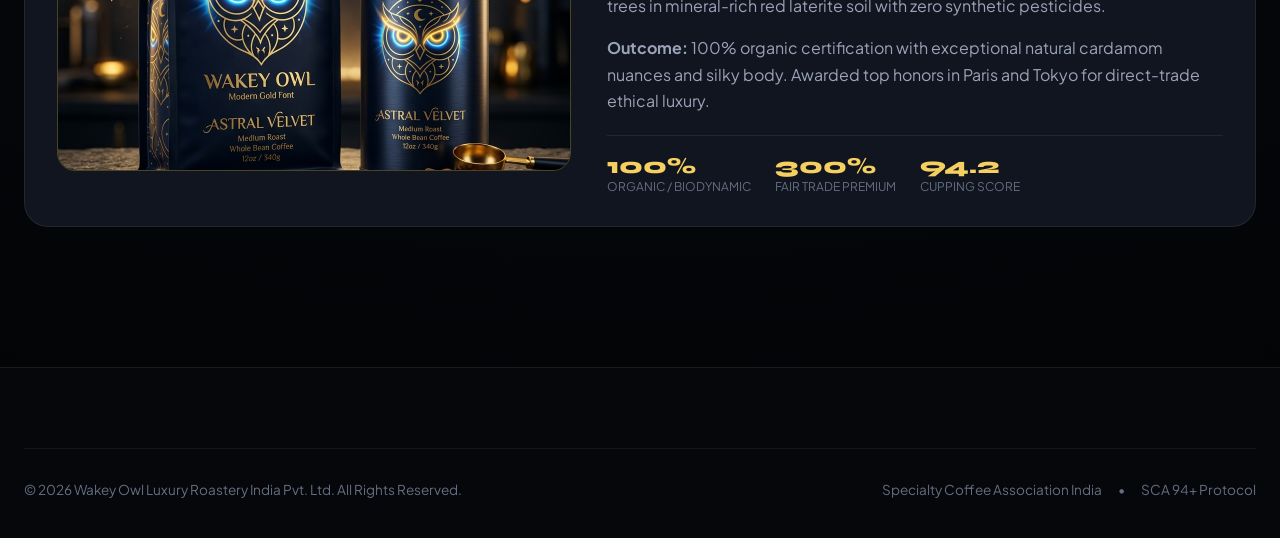
<file: case-studies.html>
<!DOCTYPE html>
<html lang="en">
<head>
  <meta charset="UTF-8" />
  <meta name="viewport" content="width=device-width, initial-scale=1.0" />
  <title>Wakey Owl — Single-Estate Terroir Case Studies | Indian Specialty Coffee</title>
  <meta name="description" content="Discover scientific cupping and agronomy case studies for Attikan Estate (1,750m BR Hills), Ratnagiri 72h Anaerobic Natural, and Araku Valley Biodynamic tribal lots." />

  <!-- Favicon -->
  <link rel="icon" type="image/svg+xml" href="data:image/svg+xml,%3Csvg xmlns='http://www.w3.org/2000/svg' viewBox='0 0 64 64' fill='none'%3E%3Cpolygon points='32,2 60,16 60,48 32,62 4,48 4,16' stroke='%23D4AF37' stroke-width='2' fill='%230C0F17'/%3E%3Ccircle cx='24' cy='27' r='4' fill='%2300F0FF'/%3E%3Ccircle cx='40' cy='27' r='4' fill='%2300F0FF'/%3E%3Cpolygon points='32,32 29,38 35,38' fill='%23FF9E1B'/%3E%3C/svg%3E" />

  <!-- Stylesheets -->
  <link rel="stylesheet" href="css/main.css" />
  <link rel="stylesheet" href="css/components.css" />
  <link rel="stylesheet" href="css/animations.css" />
</head>
<body>

  <!-- Ambient Canvas -->
  <canvas id="ambient-canvas"></canvas>

  <div class="app-wrapper">

    <!-- Sticky Glassmorphic Navbar -->
    <header class="site-navbar" id="site-header">
      <div class="container nav-container">
        <a href="index.html" class="brand-logo-link" id="nav-brand-logo" aria-label="Wakey Owl Home">
          <svg class="logo-owl-svg" viewBox="0 0 64 64" fill="none" xmlns="http://www.w3.org/2000/svg">
            <polygon points="32,2 60,16 60,48 32,62 4,48 4,16" stroke="rgba(212,175,55,0.4)" stroke-width="1.5" class="logo-animated-stroke" />
            <path d="M16 20 C24 14, 40 14, 48 20 C48 34, 40 48, 32 54 C24 48, 16 34, 16 20 Z" stroke="#D4AF37" stroke-width="2" fill="#0C0F17" />
            <circle cx="24" cy="27" r="5" stroke="#00F0FF" stroke-width="2" fill="#060709" class="logo-owl-eye" />
            <circle cx="24" cy="27" r="2" fill="#00F0FF" />
            <circle cx="40" cy="27" r="5" stroke="#00F0FF" stroke-width="2" fill="#060709" class="logo-owl-eye" />
            <circle cx="40" cy="27" r="2" fill="#00F0FF" />
            <polygon points="32,32 29,38 35,38" fill="#FF9E1B" />
          </svg>
          <div class="brand-name-wrap">
            <span class="brand-name">WAKEY OWL</span>
            <span class="brand-tagline">Royal Indian Specialty Roastery</span>
          </div>
        </a>

        <nav>
          <ul class="nav-links-menu">
            <li class="nav-link-item"><a href="index.html">Home</a></li>
            <li class="nav-link-item"><a href="shop.html">Collection</a></li>
            <li class="nav-link-item"><a href="heritage.html">Our Heritage</a></li>
            <li class="nav-link-item"><a href="about.html">About & Vision</a></li>
            <li class="nav-link-item active"><a href="case-studies.html">Case Studies</a></li>
            <li class="nav-link-item"><a href="curations.html">Curations</a></li>
            <li class="nav-link-item"><a href="contact.html">Contact Us</a></li>
          </ul>
        </nav>

        <div class="nav-actions-right">
          <button type="button" class="nav-icon-btn" data-search-trigger aria-label="Search Estates">
            <svg width="18" height="18" viewBox="0 0 24 24" fill="none" stroke="currentColor" stroke-width="2"><circle cx="11" cy="11" r="8"></circle><line x1="21" y1="21" x2="16.65" y2="16.65"></line></svg>
          </button>
          <button type="button" class="nav-icon-btn nav-cart-btn" data-cart-open aria-label="Shopping Bag">
            <svg width="20" height="20" viewBox="0 0 24 24" fill="none" stroke="currentColor" stroke-width="2"><path d="M6 2L3 6v14a2 2 0 0 0 2 2h14a2 2 0 0 0 2-2V6l-3-4z"></path><line x1="3" y1="6" x2="21" y2="6"></line><path d="M16 10a4 4 0 0 1-8 0"></path></svg>
            <span class="nav-cart-badge">0</span>
          </button>
        </div>
      </div>
    </header>

    <!-- MAIN CASE STUDIES CONTENT -->
    <main style="padding-top: calc(var(--nav-height) + 40px); padding-bottom: 100px;">
      <div class="container">

        <!-- Breadcrumbs -->
        <div class="luxury-breadcrumbs">
          <a href="index.html">Home</a>
          <span>/</span>
          <span class="crumb-current">Agronomy & Terroir Case Studies</span>
        </div>

        <!-- Page Header -->
        <div class="section-header" style="margin-bottom: 48px;">
          <span class="section-eyebrow">Scientific Cupping & Botanical Agronomy</span>
          <h1 style="font-size: clamp(2.4rem, 5vw, 3.8rem); margin-bottom: 14px;">
            Single-Estate <span class="text-gradient-gold">Case Studies</span>
          </h1>
          <p class="section-description">
            Deep-dive technical analyses into our Western Ghats micro-lots, fermentation biochemistry, and cryogenic roasting results.
          </p>
        </div>

        <!-- Case Study 1: Attikan BR Hills -->
        <div class="case-study-card">
          <div data-tilt>
            <img src="assets/images/obsidian_dark.jpg" alt="Attikan Estate BR Hills 1750m" style="width: 100%; height: 320px; object-fit: cover; border-radius: 18px; border: 1px solid rgba(212,175,55,0.3);" />
          </div>
          <div>
            <span class="badge-sommelier-match">Case Study 01 • High-Altitude Terroir</span>
            <h2 style="font-size: 1.8rem; margin: 8px 0 12px 0;">Attikan Estate: 1,750m Extreme Elevation & Zero Bitterness</h2>
            <p style="color: var(--text-secondary); line-height: 1.65; margin-bottom: 16px;">
              <strong>Hypothesis:</strong> Growing Arabica SLN 79.5 in the sub-zero nocturnal chill of the BR Hills wildlife sanctuary at 1,750m doubles the maturation cycle from 6 to 9 months, accumulating extreme sugar density (26° Brix).
            </p>
            <p style="color: var(--text-secondary); line-height: 1.65;">
              <strong>Outcome:</strong> Spectrometry cupping verified zero harsh chlorogenic acid spikes. The slow caramelization yields rich 85% dark cacao and Mysore jaggery notes with an SCA cupping score of 94.8.
            </p>
            <div class="case-metric-box">
              <div class="case-metric">
                <span class="case-metric-val">1,750m</span>
                <span class="case-metric-label">Elevation</span>
              </div>
              <div class="case-metric">
                <span class="case-metric-val">26° Brix</span>
                <span class="case-metric-label">Sugar Density</span>
              </div>
              <div class="case-metric">
                <span class="case-metric-val">94.8</span>
                <span class="case-metric-label">Cupping Score</span>
              </div>
            </div>
          </div>
        </div>

        <!-- Case Study 2: Ratnagiri Anaerobic Natural -->
        <div class="case-study-card">
          <div>
            <span class="badge-sommelier-match" style="border-color:#F5D061; color:#F5D061;">Case Study 02 • Yeast Fermentation</span>
            <h2 style="font-size: 1.8rem; margin: 8px 0 12px 0;">Ratnagiri: 72-Hour Anaerobic Yeast & Alphonso Mango Esters</h2>
            <p style="color: var(--text-secondary); line-height: 1.65; margin-bottom: 16px;">
              <strong>Protocol:</strong> Ripe Chandragiri cherries were sealed in stainless steel bioreactors purged with carbon dioxide at 16°C for 72 hours, inoculating native fruit yeasts before slow drying on raised solar beds for 24 days.
            </p>
            <p style="color: var(--text-secondary); line-height: 1.65;">
              <strong>Outcome:</strong> The resulting volatile aromatic compound profile revealed high concentrations of ethyl butyrate and linalool, creating the signature Alphonso mango and floral wild honey bouquet (SCA 95.2).
            </p>
            <div class="case-metric-box">
              <div class="case-metric">
                <span class="case-metric-val">72 Hours</span>
                <span class="case-metric-label">Anaerobic Ferment</span>
              </div>
              <div class="case-metric">
                <span class="case-metric-val">16°C</span>
                <span class="case-metric-label">Bioreactor Temp</span>
              </div>
              <div class="case-metric">
                <span class="case-metric-val">95.2</span>
                <span class="case-metric-label">Cupping Score</span>
              </div>
            </div>
          </div>
          <div data-tilt>
            <img src="assets/images/solar_geisha.jpg" alt="Ratnagiri Anaerobic Natural Fermentation" style="width: 100%; height: 320px; object-fit: cover; border-radius: 18px; border: 1px solid rgba(212,175,55,0.3);" />
          </div>
        </div>

        <!-- Case Study 3: Araku Valley Biodynamic -->
        <div class="case-study-card">
          <div data-tilt>
            <img src="assets/images/astral_velvet.jpg" alt="Araku Valley Tribal Agroforestry" style="width: 100%; height: 320px; object-fit: cover; border-radius: 18px; border: 1px solid rgba(212,175,55,0.3);" />
          </div>
          <div>
            <span class="badge-sommelier-match" style="border-color:#00F0FF; color:#00F0FF;">Case Study 03 • Regenerative Agroforestry</span>
            <h2 style="font-size: 1.8rem; margin: 8px 0 12px 0;">Araku Valley: Tribal Biodynamic Companion Planting</h2>
            <p style="color: var(--text-secondary); line-height: 1.65; margin-bottom: 16px;">
              <strong>Model:</strong> Organic cultivation across indigenous smallholder tribal cooperatives in the Eastern Ghats. Intercropped with wild cardamom, black pepper, and fruit trees in mineral-rich red laterite soil with zero synthetic pesticides.
            </p>
            <p style="color: var(--text-secondary); line-height: 1.65;">
              <strong>Outcome:</strong> 100% organic certification with exceptional natural cardamom nuances and silky body. Awarded top honors in Paris and Tokyo for direct-trade ethical luxury.
            </p>
            <div class="case-metric-box">
              <div class="case-metric">
                <span class="case-metric-val">100%</span>
                <span class="case-metric-label">Organic / Biodynamic</span>
              </div>
              <div class="case-metric">
                <span class="case-metric-val">300%</span>
                <span class="case-metric-label">Fair Trade Premium</span>
              </div>
              <div class="case-metric">
                <span class="case-metric-val">94.2</span>
                <span class="case-metric-label">Cupping Score</span>
              </div>
            </div>
          </div>
        </div>

      </div>
    </main>

    <!-- FOOTER -->
    <footer class="site-footer">
      <div class="container">
        <div class="footer-bottom-bar">
          <div>© 2026 Wakey Owl Luxury Roastery India Pvt. Ltd. All Rights Reserved.</div>
          <div class="footer-badges">
            <span>Specialty Coffee Association India</span> • <span>SCA 94+ Protocol</span>
          </div>
        </div>
      </div>
    </footer>

  </div>

  <!-- Scripts -->
  <script src="js/products.js"></script>
  <script src="js/particles.js"></script>
  <script src="js/tilt.js"></script>
  <script src="js/audio.js"></script>
  <script src="js/ai-assistant.js"></script>
  <script src="js/cart.js"></script>
  <script src="js/app.js"></script>
</body>
</html>
</file>
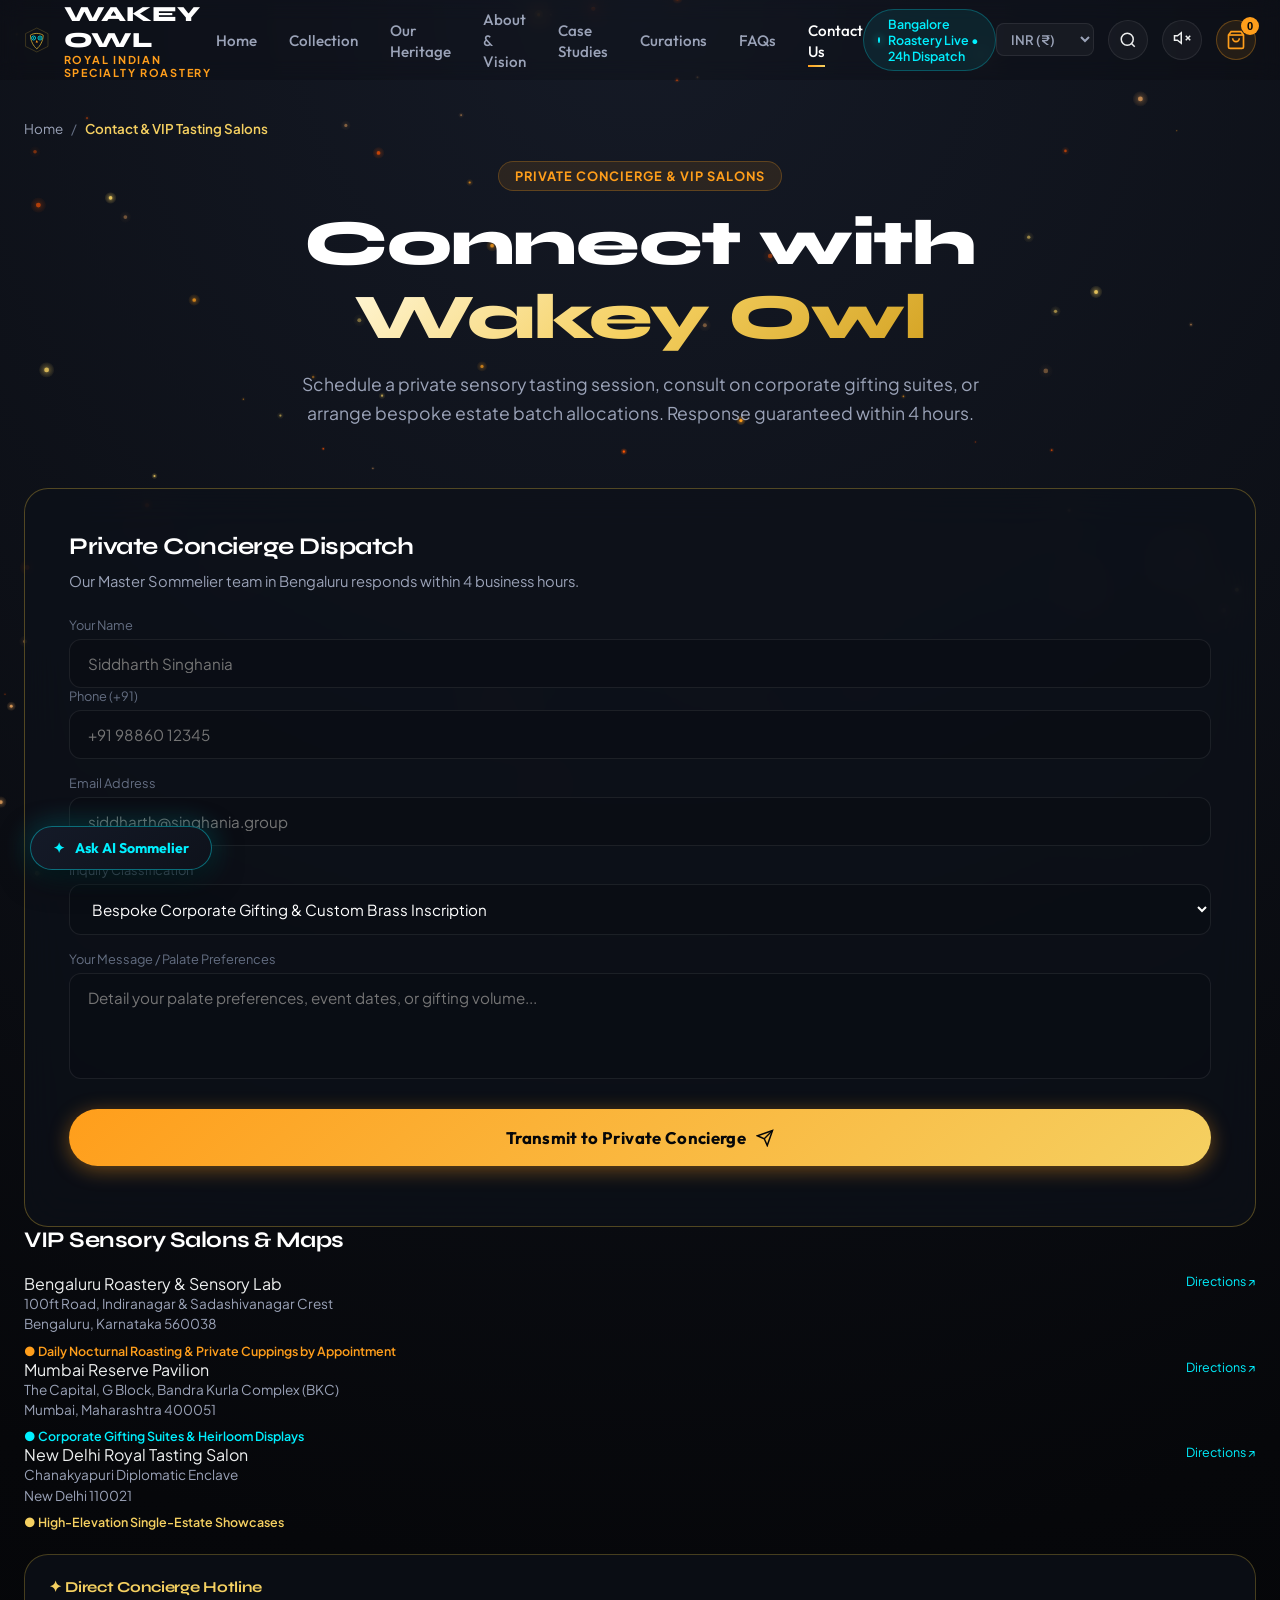
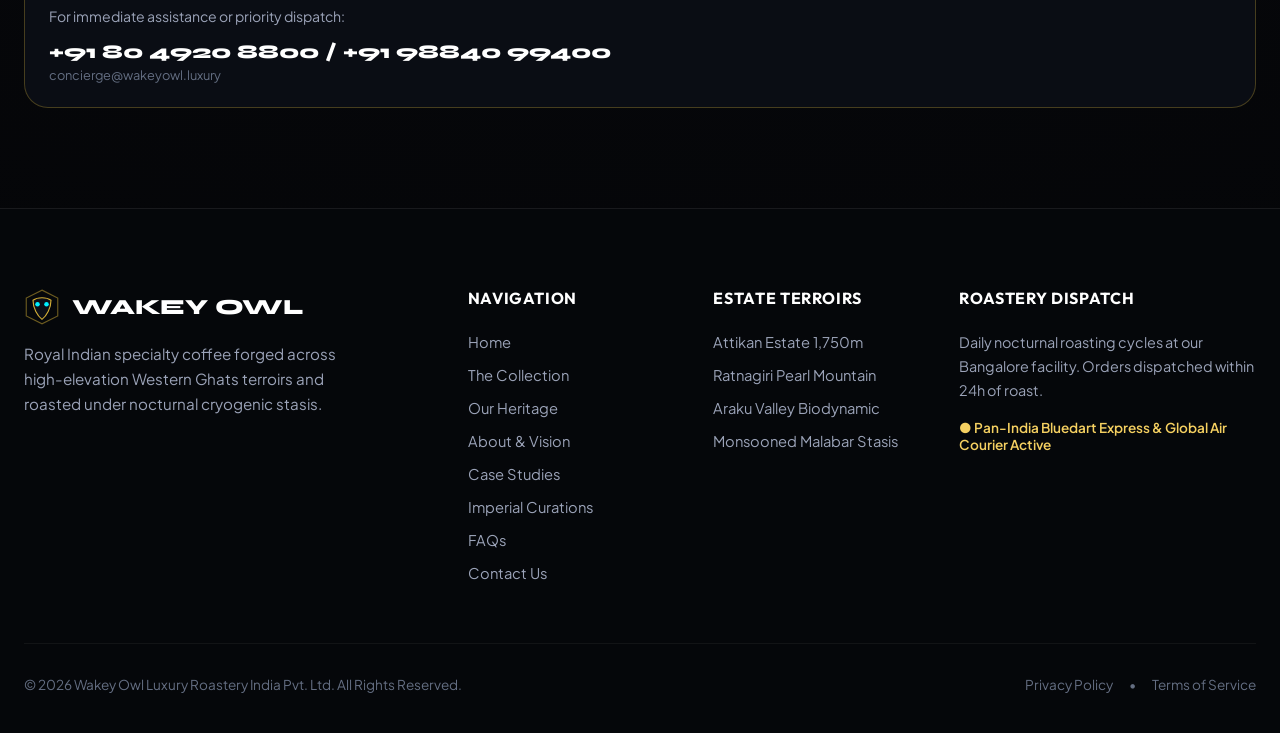
<file: contact.html>
<!DOCTYPE html>
<html lang="en">
<head>
  <meta charset="UTF-8" />
  <meta name="viewport" content="width=device-width, initial-scale=1.0" />
  <title>Wakey Owl — Contact & VIP Tasting Salons | Private Concierge</title>
  <meta name="description" content="Connect with the Wakey Owl private concierge for corporate gifting, private salon tastings in Bengaluru, Mumbai, and New Delhi, and estate inquiries." />

  <!-- Geographic & Local SEO Tags -->
  <meta name="geo.region" content="IN-KA" />
  <meta name="geo.placename" content="Bengaluru" />
  <meta name="geo.position" content="12.9716;77.5946" />
  <meta name="ICBM" content="12.9716, 77.5946" />

  <!-- OpenGraph & Social Sharing Meta -->
  <meta property="og:title" content="Wakey Owl — Contact & VIP Tasting Salons" />
  <meta property="og:description" content="Connect with our Master Sommelier concierge in Bengaluru, Mumbai, and New Delhi." />
  <meta property="og:image" content="https://wakey-owl.vercel.app/assets/images/hero_canister.jpg" />
  <meta property="og:url" content="https://wakey-owl.vercel.app/contact.html" />
  <meta name="twitter:card" content="summary_large_image" />

  <!-- Favicon -->
  <link rel="icon" type="image/svg+xml" href="data:image/svg+xml,%3Csvg xmlns='http://www.w3.org/2000/svg' viewBox='0 0 64 64' fill='none'%3E%3Cpolygon points='32,2 60,16 60,48 32,62 4,48 4,16' stroke='%23D4AF37' stroke-width='2' fill='%230C0F17'/%3E%3Ccircle cx='24' cy='27' r='4' fill='%2300F0FF'/%3E%3Ccircle cx='40' cy='27' r='4' fill='%2300F0FF'/%3E%3Cpolygon points='32,32 29,38 35,38' fill='%23FF9E1B'/%3E%3C/svg%3E" />

  <!-- Stylesheets -->
  <link rel="stylesheet" href="css/main.css" />
  <link rel="stylesheet" href="css/components.css" />
  <link rel="stylesheet" href="css/animations.css" />

  <!-- GA4 Tag -->
  <script async src="https://www.googletagmanager.com/gtag/js?id=G-WAKEYOWL26"></script>
  <script>
    window.dataLayer = window.dataLayer || [];
    function gtag(){dataLayer.push(arguments);}
    gtag('js', new Date());
    gtag('config', 'G-WAKEYOWL26', { 'anonymize_ip': true });
  </script>
</head>
<body>

  <!-- Ambient Canvas -->
  <canvas id="ambient-canvas"></canvas>

  <div class="app-wrapper">

    <!-- Sticky Glassmorphic Navbar -->
    <header class="site-navbar" id="site-header">
      <div class="container nav-container">
        <a href="index.html" class="brand-logo-link" id="nav-brand-logo" aria-label="Wakey Owl Home">
          <svg class="logo-owl-svg" viewBox="0 0 64 64" fill="none" xmlns="http://www.w3.org/2000/svg">
            <polygon points="32,2 60,16 60,48 32,62 4,48 4,16" stroke="rgba(212,175,55,0.4)" stroke-width="1.5" class="logo-animated-stroke" />
            <path d="M16 20 C24 14, 40 14, 48 20 C48 34, 40 48, 32 54 C24 48, 16 34, 16 20 Z" stroke="#D4AF37" stroke-width="2" fill="#0C0F17" />
            <circle cx="24" cy="27" r="5" stroke="#00F0FF" stroke-width="2" fill="#060709" class="logo-owl-eye" />
            <circle cx="24" cy="27" r="2" fill="#00F0FF" />
            <circle cx="40" cy="27" r="5" stroke="#00F0FF" stroke-width="2" fill="#060709" class="logo-owl-eye" />
            <circle cx="40" cy="27" r="2" fill="#00F0FF" />
            <polygon points="32,32 29,38 35,38" fill="#FF9E1B" />
          </svg>
          <div class="brand-name-wrap">
            <span class="brand-name">WAKEY OWL</span>
            <span class="brand-tagline">Royal Indian Specialty Roastery</span>
          </div>
        </a>

        <nav>
          <ul class="nav-links-menu">
            <li class="nav-link-item"><a href="index.html">Home</a></li>
            <li class="nav-link-item"><a href="shop.html">Collection</a></li>
            <li class="nav-link-item"><a href="heritage.html">Our Heritage</a></li>
            <li class="nav-link-item"><a href="about.html">About & Vision</a></li>
            <li class="nav-link-item"><a href="case-studies.html">Case Studies</a></li>
            <li class="nav-link-item"><a href="curations.html">Curations</a></li>
            <li class="nav-link-item"><a href="faq.html">FAQs</a></li>
            <li class="nav-link-item active"><a href="contact.html">Contact Us</a></li>
          </ul>
        </nav>

        <div class="nav-live-status">
          <span class="live-beacon-dot"></span>
          <span>Bangalore Roastery Live • 24h Dispatch</span>
        </div>

        <div class="nav-actions-right">
          <select id="currency-select" class="currency-selector" aria-label="Select Currency">
            <option value="INR" selected>INR (₹)</option>
            <option value="USD">USD ($)</option>
            <option value="EUR">EUR (€)</option>
            <option value="GBP">GBP (£)</option>
            <option value="AED">AED (د.إ)</option>
          </select>

          <button type="button" class="nav-icon-btn" data-search-trigger aria-label="Search Estates">
            <svg width="18" height="18" viewBox="0 0 24 24" fill="none" stroke="currentColor" stroke-width="2"><circle cx="11" cy="11" r="8"></circle><line x1="21" y1="21" x2="16.65" y2="16.65"></line></svg>
          </button>

          <button type="button" class="nav-icon-btn" id="sound-toggle-btn" aria-label="Toggle Sound" title="Toggle Soundscape">
            <span id="sound-toggle-icon">
              <svg width="18" height="18" viewBox="0 0 24 24" fill="none" stroke="currentColor" stroke-width="2"><polygon points="11 5 6 9 2 9 2 15 6 15 11 19 11 5"></polygon><line x1="23" y1="9" x2="17" y2="15"></line><line x1="17" y1="9" x2="23" y2="15"></line></svg>
            </span>
          </button>

          <button type="button" class="nav-icon-btn nav-cart-btn" data-cart-open aria-label="Shopping Bag">
            <svg width="20" height="20" viewBox="0 0 24 24" fill="none" stroke="currentColor" stroke-width="2"><path d="M6 2L3 6v14a2 2 0 0 0 2 2h14a2 2 0 0 0 2-2V6l-3-4z"></path><line x1="3" y1="6" x2="21" y2="6"></line><path d="M16 10a4 4 0 0 1-8 0"></path></svg>
            <span class="nav-cart-badge">0</span>
          </button>

          <button type="button" class="mobile-hamburger-btn" id="mobile-menu-btn" aria-label="Open Menu">
            <svg width="24" height="24" viewBox="0 0 24 24" fill="none" stroke="currentColor" stroke-width="2"><line x1="3" y1="12" x2="21" y2="12"></line><line x1="3" y1="6" x2="21" y2="6"></line><line x1="3" y1="18" x2="21" y2="18"></line></svg>
          </button>
        </div>
      </div>
    </header>

    <!-- Mobile Drawer Navigation -->
    <div class="mobile-nav-drawer" id="mobile-nav-drawer">
      <div class="mobile-nav-header">
        <span class="brand-name text-gradient-gold">WAKEY OWL</span>
        <button type="button" class="btn-modal-close" id="mobile-nav-close">✕</button>
      </div>
      <ul class="mobile-nav-links">
        <li><a href="index.html">Home</a></li>
        <li><a href="shop.html">The Collection</a></li>
        <li><a href="heritage.html">Our Heritage</a></li>
        <li><a href="about.html">About & Vision</a></li>
        <li><a href="case-studies.html">Case Studies</a></li>
        <li><a href="curations.html">Imperial Curations</a></li>
        <li><a href="faq.html">FAQs</a></li>
        <li><a href="contact.html">Contact Us</a></li>
      </ul>
      <div style="margin-top: auto; padding-top: 24px; border-top: 1px solid var(--border-glass);">
        <button type="button" class="btn btn-glow-gold btn-block" data-cart-open>
          <span>Open Royal Bag</span>
        </button>
      </div>
    </div>

    <!-- MAIN CONTACT CONTENT -->
    <main style="padding-top: calc(var(--nav-height) + 40px); padding-bottom: 100px;">
      <div class="container">

        <!-- Breadcrumbs -->
        <div class="luxury-breadcrumbs">
          <a href="index.html">Home</a>
          <span>/</span>
          <span class="crumb-current">Contact & VIP Tasting Salons</span>
        </div>

        <!-- Page Header -->
        <div class="section-header">
          <span class="section-eyebrow">Private Concierge & VIP Salons</span>
          <h1 style="font-size: clamp(2.4rem, 5vw, 4rem); margin-bottom: 16px;">
            Connect with <span class="text-gradient-gold">Wakey Owl</span>
          </h1>
          <p class="section-description">
            Schedule a private sensory tasting session, consult on corporate gifting suites, or arrange bespoke estate batch allocations. Response guaranteed within 4 hours.
          </p>
        </div>

        <div class="contact-grid">

          <!-- Left Column: Interactive Concierge Form -->
          <div class="glass-panel" style="padding: 44px; border-color: rgba(212,175,55,0.35);">
            <h3 style="font-size: 1.5rem; margin-bottom: 8px;">Private Concierge Dispatch</h3>
            <p style="font-size: 0.92rem; color: var(--text-secondary); margin-bottom: 24px;">
              Our Master Sommelier team in Bengaluru responds within 4 business hours.
            </p>

            <form id="contact-concierge-form" style="display: flex; flex-direction: column; gap: 16px;">
              <div class="form-row form-row-split">
                <div class="form-group">
                  <label style="display:block; font-size:0.8rem; color:var(--text-muted); margin-bottom:6px;">Your Name</label>
                  <input type="text" class="input-field" required placeholder="Siddharth Singhania" />
                </div>
                <div class="form-group">
                  <label style="display:block; font-size:0.8rem; color:var(--text-muted); margin-bottom:6px;">Phone (+91)</label>
                  <input type="tel" class="input-field" required placeholder="+91 98860 12345" />
                </div>
              </div>

              <div class="form-group">
                <label style="display:block; font-size:0.8rem; color:var(--text-muted); margin-bottom:6px;">Email Address</label>
                <input type="email" class="input-field" required placeholder="siddharth@singhania.group" />
              </div>

              <div class="form-group">
                <label style="display:block; font-size:0.8rem; color:var(--text-muted); margin-bottom:6px;">Inquiry Classification</label>
                <select class="input-field" style="cursor:pointer;">
                  <option>Bespoke Corporate Gifting & Custom Brass Inscription</option>
                  <option>Private Tasting Salon Reservation (Bengaluru / Mumbai / Delhi)</option>
                  <option>Private Reserve Monthly Concierge Subscription</option>
                  <option>Single-Estate Micro-Lot Wholesale Partnership</option>
                  <option>General Sommelier Inquiry</option>
                </select>
              </div>

              <div class="form-group">
                <label style="display:block; font-size:0.8rem; color:var(--text-muted); margin-bottom:6px;">Your Message / Palate Preferences</label>
                <textarea class="input-field" rows="4" placeholder="Detail your palate preferences, event dates, or gifting volume..." style="resize:none;"></textarea>
              </div>

              <button type="submit" class="btn btn-glow-gold btn-large" style="margin-top: 10px;">
                <span>Transmit to Private Concierge</span>
                <svg width="18" height="18" viewBox="0 0 24 24" fill="none" stroke="currentColor" stroke-width="2"><line x1="22" y1="2" x2="11" y2="13"></line><polygon points="22 2 15 22 11 13 2 9 22 2"></polygon></svg>
              </button>
            </form>
            <div id="contact-form-feedback" style="margin-top:16px;"></div>
          </div>

          <!-- Right Column: VIP Tasting Salons & Roastery Coordinates + Maps -->
          <div>
            <h3 style="font-size: 1.4rem; margin-bottom: 20px; color: var(--text-pure);">VIP Sensory Salons & Maps</h3>

            <!-- Salon 1: Bengaluru -->
            <div class="salon-location-card" data-tilt>
              <div style="display:flex; justify-content:space-between; align-items:flex-start;">
                <div class="salon-city">Bengaluru Roastery & Sensory Lab</div>
                <a href="https://maps.google.com/?q=Indiranagar+Bengaluru" target="_blank" rel="noopener noreferrer" style="font-size:0.78rem; color:var(--biolum-cyan); display:flex; align-items:center; gap:4px;">
                  <span>Directions ↗</span>
                </a>
              </div>
              <div style="font-size: 0.85rem; color: var(--text-secondary); line-height: 1.5; margin-bottom: 8px;">
                100ft Road, Indiranagar & Sadashivanagar Crest<br />
                Bengaluru, Karnataka 560038
              </div>
              <div style="font-size: 0.78rem; color: var(--solar-amber); font-weight: 600;">
                ● Daily Nocturnal Roasting & Private Cuppings by Appointment
              </div>
            </div>

            <!-- Salon 2: Mumbai -->
            <div class="salon-location-card" data-tilt>
              <div style="display:flex; justify-content:space-between; align-items:flex-start;">
                <div class="salon-city">Mumbai Reserve Pavilion</div>
                <a href="https://maps.google.com/?q=Bandra+Kurla+Complex+Mumbai" target="_blank" rel="noopener noreferrer" style="font-size:0.78rem; color:var(--biolum-cyan); display:flex; align-items:center; gap:4px;">
                  <span>Directions ↗</span>
                </a>
              </div>
              <div style="font-size: 0.85rem; color: var(--text-secondary); line-height: 1.5; margin-bottom: 8px;">
                The Capital, G Block, Bandra Kurla Complex (BKC)<br />
                Mumbai, Maharashtra 400051
              </div>
              <div style="font-size: 0.78rem; color: var(--biolum-cyan); font-weight: 600;">
                ● Corporate Gifting Suites & Heirloom Displays
              </div>
            </div>

            <!-- Salon 3: New Delhi -->
            <div class="salon-location-card" data-tilt>
              <div style="display:flex; justify-content:space-between; align-items:flex-start;">
                <div class="salon-city">New Delhi Royal Tasting Salon</div>
                <a href="https://maps.google.com/?q=Chanakyapuri+New+Delhi" target="_blank" rel="noopener noreferrer" style="font-size:0.78rem; color:var(--biolum-cyan); display:flex; align-items:center; gap:4px;">
                  <span>Directions ↗</span>
                </a>
              </div>
              <div style="font-size: 0.85rem; color: var(--text-secondary); line-height: 1.5; margin-bottom: 8px;">
                Chanakyapuri Diplomatic Enclave<br />
                New Delhi 110021
              </div>
              <div style="font-size: 0.78rem; color: var(--cyber-gold); font-weight: 600;">
                ● High-Elevation Single-Estate Showcases
              </div>
            </div>

            <!-- Direct Hotline Box -->
            <div class="glass-panel" style="padding: 24px; margin-top: 24px; border-color: rgba(212,175,55,0.3);">
              <h4 style="font-size: 0.95rem; color: var(--cyber-gold); margin-bottom: 8px;">✦ Direct Concierge Hotline</h4>
              <p style="font-size: 0.88rem; color: var(--text-secondary); margin-bottom: 12px;">
                For immediate assistance or priority dispatch:
              </p>
              <div style="font-family: var(--font-display); font-size: 1.2rem; font-weight: 800; color: #FFF;">
                +91 80 4920 8800 / +91 98840 99400
              </div>
              <div style="font-size: 0.8rem; color: var(--text-muted); margin-top: 4px;">concierge@wakeyowl.luxury</div>
            </div>
          </div>

        </div>

      </div>
    </main>

    <!-- FOOTER -->
    <footer class="site-footer">
      <div class="container">
        <div class="footer-top-grid">
          <div class="footer-brand-col">
            <div style="display: flex; align-items: center; gap: 12px;">
              <svg class="logo-owl-svg" viewBox="0 0 64 64" fill="none" style="width: 36px; height: 36px;">
                <polygon points="32,2 60,16 60,48 32,62 4,48 4,16" stroke="rgba(212,175,55,0.5)" stroke-width="2"/>
                <path d="M16 20 C24 14, 40 14, 48 20 C48 34, 40 48, 32 54 C24 48, 16 34, 16 20 Z" stroke="#D4AF37" stroke-width="2" fill="#0C0F17" />
                <circle cx="24" cy="27" r="4" fill="#00F0FF" />
                <circle cx="40" cy="27" r="4" fill="#00F0FF" />
              </svg>
              <span class="brand-name">WAKEY OWL</span>
            </div>
            <p>
              Royal Indian specialty coffee forged across high-elevation Western Ghats terroirs and roasted under nocturnal cryogenic stasis.
            </p>
          </div>

          <div>
            <h4 class="footer-col-title">Navigation</h4>
            <ul class="footer-links-list">
              <li><a href="index.html">Home</a></li>
              <li><a href="shop.html">The Collection</a></li>
              <li><a href="heritage.html">Our Heritage</a></li>
              <li><a href="about.html">About & Vision</a></li>
              <li><a href="case-studies.html">Case Studies</a></li>
              <li><a href="curations.html">Imperial Curations</a></li>
              <li><a href="faq.html">FAQs</a></li>
              <li><a href="contact.html">Contact Us</a></li>
            </ul>
          </div>

          <div>
            <h4 class="footer-col-title">Estate Terroirs</h4>
            <ul class="footer-links-list">
              <li><a href="heritage.html">Attikan Estate 1,750m</a></li>
              <li><a href="heritage.html">Ratnagiri Pearl Mountain</a></li>
              <li><a href="heritage.html">Araku Valley Biodynamic</a></li>
              <li><a href="heritage.html">Monsooned Malabar Stasis</a></li>
            </ul>
          </div>

          <div class="footer-newsletter-box">
            <h4 class="footer-col-title">Roastery Dispatch</h4>
            <p>Daily nocturnal roasting cycles at our Bangalore facility. Orders dispatched within 24h of roast.</p>
            <div style="font-size: 0.85rem; color: var(--cyber-gold); font-weight: 600;">
              ● Pan-India Bluedart Express & Global Air Courier Active
            </div>
          </div>
        </div>

        <div class="footer-bottom-bar">
          <div>© 2026 Wakey Owl Luxury Roastery India Pvt. Ltd. All Rights Reserved.</div>
          <div class="footer-badges">
            <a href="privacy.html">Privacy Policy</a> • <a href="terms.html">Terms of Service</a>
          </div>
        </div>
      </div>
    </footer>

  </div>

  <!-- JavaScript Modules -->
  <script src="js/products.js"></script>
  <script src="js/particles.js"></script>
  <script src="js/tilt.js"></script>
  <script src="js/audio.js"></script>
  <script src="js/ai-assistant.js"></script>
  <script src="js/cart.js"></script>
  <script src="js/app.js"></script>
</body>
</html>
</file>
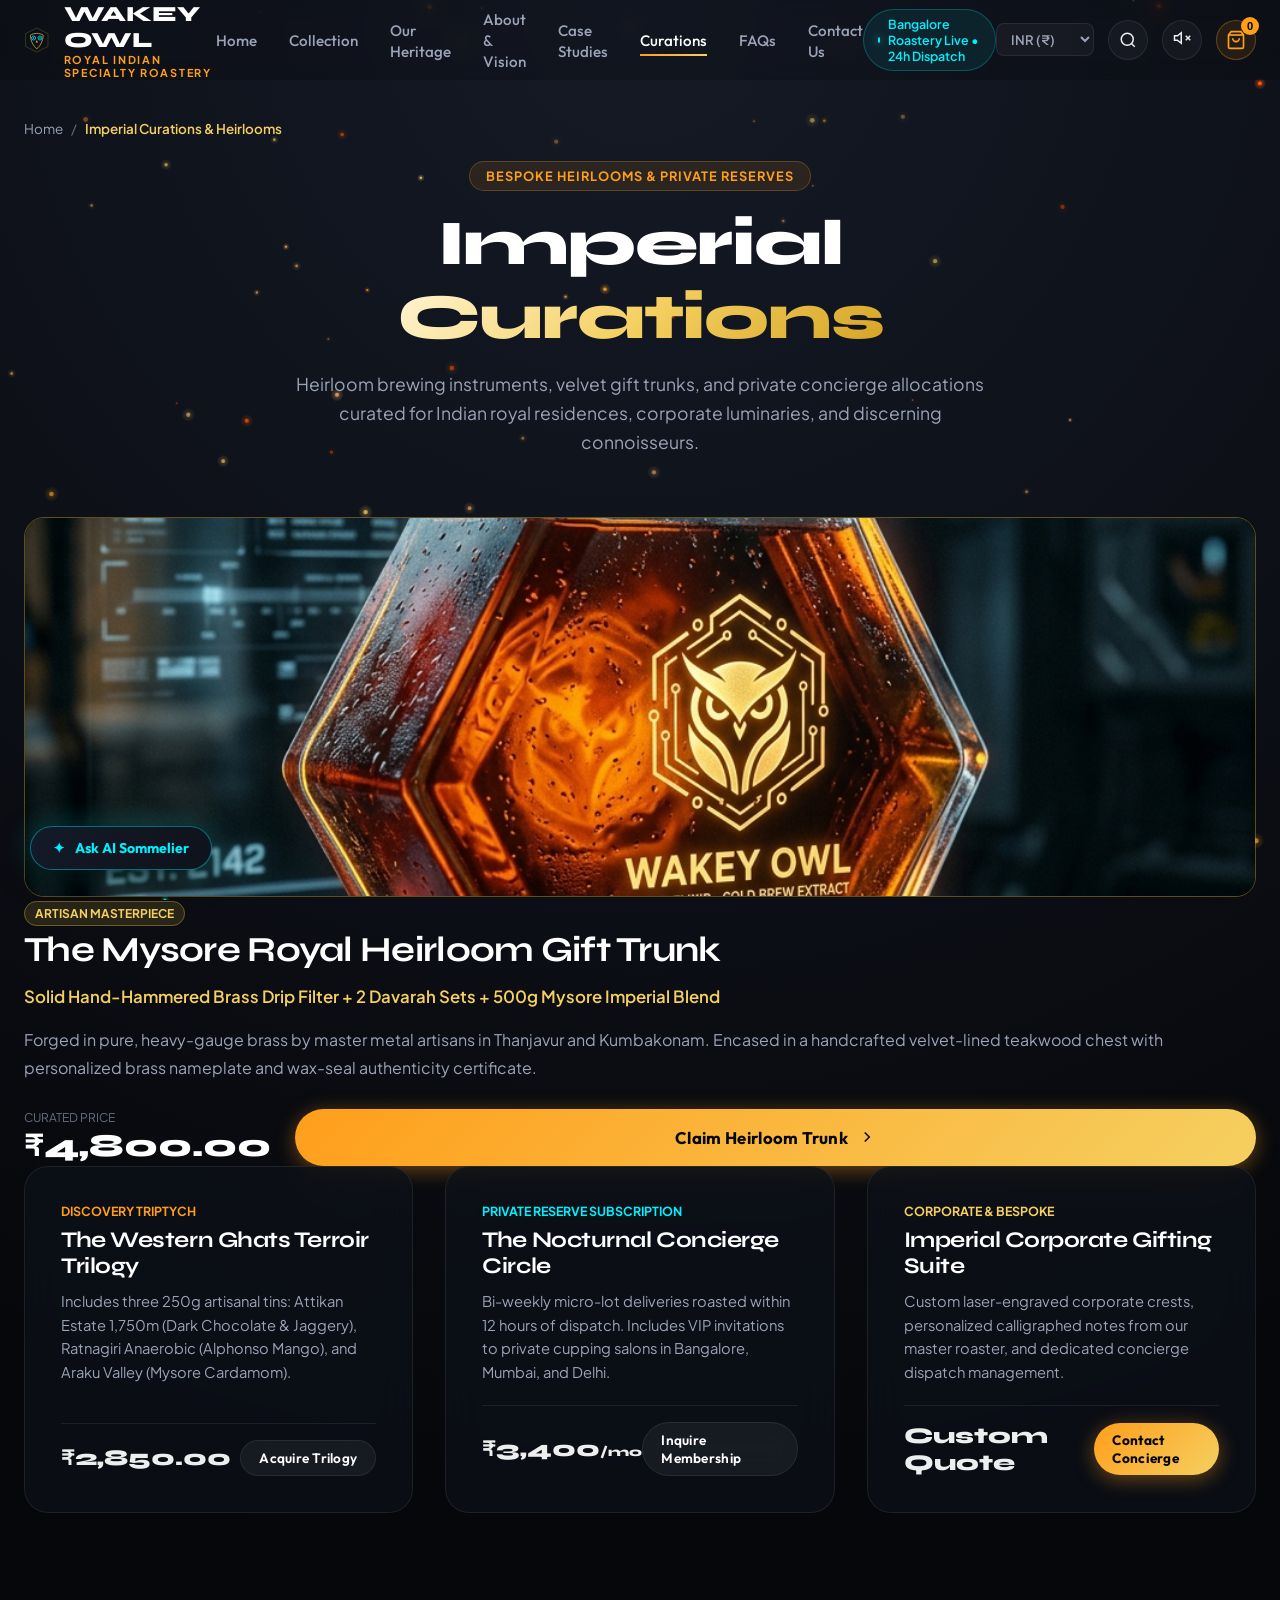
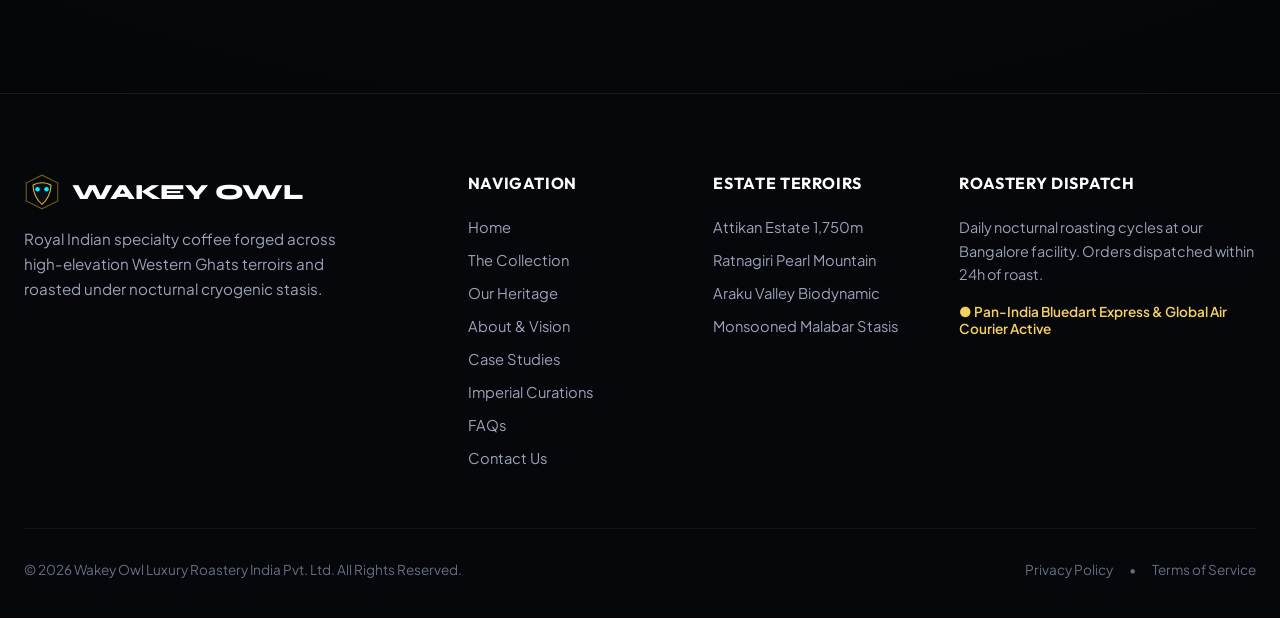
<file: curations.html>
<!DOCTYPE html>
<html lang="en">
<head>
  <meta charset="UTF-8" />
  <meta name="viewport" content="width=device-width, initial-scale=1.0" />
  <title>Wakey Owl — Imperial Curations & Heirloom Gift Chests</title>
  <meta name="description" content="Discover bespoke luxury coffee gift chests, handcrafted Kumbakonam brass Davarah sets, and private concierge single-estate allocations." />

  <!-- Geographic & Local SEO Tags -->
  <meta name="geo.region" content="IN-KA" />
  <meta name="geo.placename" content="Bengaluru" />
  <meta name="geo.position" content="12.9716;77.5946" />
  <meta name="ICBM" content="12.9716, 77.5946" />

  <!-- OpenGraph Meta -->
  <meta property="og:title" content="Imperial Curations | Wakey Owl Luxury Roastery" />
  <meta property="og:description" content="Handcrafted Kumbakonam brass Davarah gift sets and private reserve allocations." />
  <meta property="og:image" content="https://wakey-owl.vercel.app/assets/images/quantum_extract.jpg" />
  <meta property="og:url" content="https://wakey-owl.vercel.app/curations.html" />
  <meta name="twitter:card" content="summary_large_image" />

  <!-- Favicon -->
  <link rel="icon" type="image/svg+xml" href="data:image/svg+xml,%3Csvg xmlns='http://www.w3.org/2000/svg' viewBox='0 0 64 64' fill='none'%3E%3Cpolygon points='32,2 60,16 60,48 32,62 4,48 4,16' stroke='%23D4AF37' stroke-width='2' fill='%230C0F17'/%3E%3Ccircle cx='24' cy='27' r='4' fill='%2300F0FF'/%3E%3Ccircle cx='40' cy='27' r='4' fill='%2300F0FF'/%3E%3Cpolygon points='32,32 29,38 35,38' fill='%23FF9E1B'/%3E%3C/svg%3E" />

  <!-- Stylesheets -->
  <link rel="stylesheet" href="css/main.css" />
  <link rel="stylesheet" href="css/components.css" />
  <link rel="stylesheet" href="css/animations.css" />

  <!-- GA4 Tag -->
  <script async src="https://www.googletagmanager.com/gtag/js?id=G-WAKEYOWL26"></script>
  <script>
    window.dataLayer = window.dataLayer || [];
    function gtag(){dataLayer.push(arguments);}
    gtag('js', new Date());
    gtag('config', 'G-WAKEYOWL26', { 'anonymize_ip': true });
  </script>
</head>
<body>

  <!-- Ambient Canvas -->
  <canvas id="ambient-canvas"></canvas>

  <div class="app-wrapper">

    <!-- Sticky Glassmorphic Navbar -->
    <header class="site-navbar" id="site-header">
      <div class="container nav-container">
        <a href="index.html" class="brand-logo-link" id="nav-brand-logo" aria-label="Wakey Owl Home">
          <svg class="logo-owl-svg" viewBox="0 0 64 64" fill="none" xmlns="http://www.w3.org/2000/svg">
            <polygon points="32,2 60,16 60,48 32,62 4,48 4,16" stroke="rgba(212,175,55,0.4)" stroke-width="1.5" class="logo-animated-stroke" />
            <path d="M16 20 C24 14, 40 14, 48 20 C48 34, 40 48, 32 54 C24 48, 16 34, 16 20 Z" stroke="#D4AF37" stroke-width="2" fill="#0C0F17" />
            <circle cx="24" cy="27" r="5" stroke="#00F0FF" stroke-width="2" fill="#060709" class="logo-owl-eye" />
            <circle cx="24" cy="27" r="2" fill="#00F0FF" />
            <circle cx="40" cy="27" r="5" stroke="#00F0FF" stroke-width="2" fill="#060709" class="logo-owl-eye" />
            <circle cx="40" cy="27" r="2" fill="#00F0FF" />
            <polygon points="32,32 29,38 35,38" fill="#FF9E1B" />
          </svg>
          <div class="brand-name-wrap">
            <span class="brand-name">WAKEY OWL</span>
            <span class="brand-tagline">Royal Indian Specialty Roastery</span>
          </div>
        </a>

        <nav>
          <ul class="nav-links-menu">
            <li class="nav-link-item"><a href="index.html">Home</a></li>
            <li class="nav-link-item"><a href="shop.html">Collection</a></li>
            <li class="nav-link-item"><a href="heritage.html">Our Heritage</a></li>
            <li class="nav-link-item"><a href="about.html">About & Vision</a></li>
            <li class="nav-link-item"><a href="case-studies.html">Case Studies</a></li>
            <li class="nav-link-item active"><a href="curations.html">Curations</a></li>
            <li class="nav-link-item"><a href="faq.html">FAQs</a></li>
            <li class="nav-link-item"><a href="contact.html">Contact Us</a></li>
          </ul>
        </nav>

        <div class="nav-live-status">
          <span class="live-beacon-dot"></span>
          <span>Bangalore Roastery Live • 24h Dispatch</span>
        </div>

        <div class="nav-actions-right">
          <select id="currency-select" class="currency-selector" aria-label="Select Currency">
            <option value="INR" selected>INR (₹)</option>
            <option value="USD">USD ($)</option>
            <option value="EUR">EUR (€)</option>
            <option value="GBP">GBP (£)</option>
            <option value="AED">AED (د.إ)</option>
          </select>

          <button type="button" class="nav-icon-btn" data-search-trigger aria-label="Search Estates">
            <svg width="18" height="18" viewBox="0 0 24 24" fill="none" stroke="currentColor" stroke-width="2"><circle cx="11" cy="11" r="8"></circle><line x1="21" y1="21" x2="16.65" y2="16.65"></line></svg>
          </button>

          <button type="button" class="nav-icon-btn" id="sound-toggle-btn" aria-label="Toggle Sound" title="Toggle Soundscape">
            <span id="sound-toggle-icon">
              <svg width="18" height="18" viewBox="0 0 24 24" fill="none" stroke="currentColor" stroke-width="2"><polygon points="11 5 6 9 2 9 2 15 6 15 11 19 11 5"></polygon><line x1="23" y1="9" x2="17" y2="15"></line><line x1="17" y1="9" x2="23" y2="15"></line></svg>
            </span>
          </button>

          <button type="button" class="nav-icon-btn nav-cart-btn" data-cart-open aria-label="Shopping Bag">
            <svg width="20" height="20" viewBox="0 0 24 24" fill="none" stroke="currentColor" stroke-width="2"><path d="M6 2L3 6v14a2 2 0 0 0 2 2h14a2 2 0 0 0 2-2V6l-3-4z"></path><line x1="3" y1="6" x2="21" y2="6"></line><path d="M16 10a4 4 0 0 1-8 0"></path></svg>
            <span class="nav-cart-badge">0</span>
          </button>

          <button type="button" class="mobile-hamburger-btn" id="mobile-menu-btn" aria-label="Open Menu">
            <svg width="24" height="24" viewBox="0 0 24 24" fill="none" stroke="currentColor" stroke-width="2"><line x1="3" y1="12" x2="21" y2="12"></line><line x1="3" y1="6" x2="21" y2="6"></line><line x1="3" y1="18" x2="21" y2="18"></line></svg>
          </button>
        </div>
      </div>
    </header>

    <!-- Mobile Drawer Navigation -->
    <div class="mobile-nav-drawer" id="mobile-nav-drawer">
      <div class="mobile-nav-header">
        <span class="brand-name text-gradient-gold">WAKEY OWL</span>
        <button type="button" class="btn-modal-close" id="mobile-nav-close">✕</button>
      </div>
      <ul class="mobile-nav-links">
        <li><a href="index.html">Home</a></li>
        <li><a href="shop.html">The Collection</a></li>
        <li><a href="heritage.html">Our Heritage</a></li>
        <li><a href="about.html">About & Vision</a></li>
        <li><a href="case-studies.html">Case Studies</a></li>
        <li><a href="curations.html">Imperial Curations</a></li>
        <li><a href="faq.html">FAQs</a></li>
        <li><a href="contact.html">Contact Us</a></li>
      </ul>
      <div style="margin-top: auto; padding-top: 24px; border-top: 1px solid var(--border-glass);">
        <button type="button" class="btn btn-glow-gold btn-block" data-cart-open>
          <span>Open Royal Bag</span>
        </button>
      </div>
    </div>

    <!-- MAIN CURATIONS CONTENT -->
    <main style="padding-top: calc(var(--nav-height) + 40px); padding-bottom: 100px;">
      <div class="container">

        <!-- Breadcrumbs -->
        <div class="luxury-breadcrumbs">
          <a href="index.html">Home</a>
          <span>/</span>
          <span class="crumb-current">Imperial Curations & Heirlooms</span>
        </div>

        <!-- Page Header -->
        <div class="section-header">
          <span class="section-eyebrow">Bespoke Heirlooms & Private Reserves</span>
          <h1 style="font-size: clamp(2.4rem, 5vw, 4rem); margin-bottom: 16px;">
            Imperial <span class="text-gradient-gold">Curations</span>
          </h1>
          <p class="section-description">
            Heirloom brewing instruments, velvet gift trunks, and private concierge allocations curated for Indian royal residences, corporate luminaries, and discerning connoisseurs.
          </p>
        </div>

        <!-- Featured Flagship Curation Trunk -->
        <div class="curation-hero-card">
          <div class="result-grid">
            <div data-tilt>
              <img src="assets/images/quantum_extract.jpg" alt="Imperial Brass Davarah Heirloom Set in Teakwood Chest" style="width: 100%; height: 380px; object-fit: cover; border-radius: 20px; border: 1px solid rgba(212,175,55,0.4);" />
            </div>
            <div>
              <span class="badge-sommelier-match">Artisan Masterpiece</span>
              <h2 style="font-size: 2.2rem; margin: 8px 0 12px 0;">The Mysore Royal Heirloom Gift Trunk</h2>
              <p style="color: var(--cyber-gold); font-weight: 600; font-size: 1.05rem; margin-bottom: 16px;">
                Solid Hand-Hammered Brass Drip Filter + 2 Davarah Sets + 500g Mysore Imperial Blend
              </p>
              <p style="margin-bottom: 24px; line-height: 1.7; color: var(--text-secondary);">
                Forged in pure, heavy-gauge brass by master metal artisans in Thanjavur and Kumbakonam. Encased in a handcrafted velvet-lined teakwood chest with personalized brass nameplate and wax-seal authenticity certificate.
              </p>
              <div style="display: flex; align-items: center; gap: 24px; margin-top: 28px;">
                <div>
                  <div style="font-size: 0.75rem; color: var(--text-muted); text-transform: uppercase;">Curated Price</div>
                  <div style="font-family: var(--font-display); font-size: 2rem; font-weight: 800; color: var(--text-pure);">₹4,800.00</div>
                </div>
                <button type="button" class="btn btn-glow-gold btn-large" style="flex:1;" onclick="window.wakeyCart.addItem('imperial-brass-davarah-set', 1, 'whole-bean', '500g'); window.wakeyCart.openDrawer();">
                  <span>Claim Heirloom Trunk</span>
                  <svg width="18" height="18" viewBox="0 0 24 24" fill="none" stroke="currentColor" stroke-width="2"><polyline points="9 18 15 12 9 6"></polyline></svg>
                </button>
              </div>
            </div>
          </div>
        </div>

        <!-- 3 Curation Collections Grid -->
        <div style="display: grid; grid-template-columns: repeat(auto-fit, minmax(320px, 1fr)); gap: 32px; margin-bottom: 80px;">

          <!-- Curation 1 -->
          <div class="glass-panel" style="padding: 36px; display: flex; flex-direction: column;">
            <span style="font-size: 0.78rem; color: var(--solar-amber); text-transform: uppercase; font-weight: 700; margin-bottom: 8px;">Discovery Triptych</span>
            <h3 style="font-size: 1.4rem; margin-bottom: 12px;">The Western Ghats Terroir Trilogy</h3>
            <p style="font-size: 0.92rem; line-height: 1.6; color: var(--text-secondary); margin-bottom: 20px; flex-grow: 1;">
              Includes three 250g artisanal tins: Attikan Estate 1,750m (Dark Chocolate & Jaggery), Ratnagiri Anaerobic (Alphonso Mango), and Araku Valley (Mysore Cardamom).
            </p>
            <div style="display: flex; align-items: center; justify-content: space-between; border-top: 1px solid var(--border-glass); padding-top: 16px;">
              <span style="font-family: var(--font-display); font-size: 1.4rem; font-weight: 800;">₹2,850.00</span>
              <button type="button" class="btn btn-glass btn-small" onclick="window.wakeyCart.addItem('ratnagiri-pearl-south', 1, 'whole-bean', '250g'); window.wakeyCart.addItem('attikan-estate-reserve', 1, 'whole-bean', '250g'); window.wakeyCart.openDrawer();">
                <span>Acquire Trilogy</span>
              </button>
            </div>
          </div>

          <!-- Curation 2 -->
          <div class="glass-panel" style="padding: 36px; display: flex; flex-direction: column;">
            <span style="font-size: 0.78rem; color: var(--biolum-cyan); text-transform: uppercase; font-weight: 700; margin-bottom: 8px;">Private Reserve Subscription</span>
            <h3 style="font-size: 1.4rem; margin-bottom: 12px;">The Nocturnal Concierge Circle</h3>
            <p style="font-size: 0.92rem; line-height: 1.6; color: var(--text-secondary); margin-bottom: 20px; flex-grow: 1;">
              Bi-weekly micro-lot deliveries roasted within 12 hours of dispatch. Includes VIP invitations to private cupping salons in Bangalore, Mumbai, and Delhi.
            </p>
            <div style="display: flex; align-items: center; justify-content: space-between; border-top: 1px solid var(--border-glass); padding-top: 16px;">
              <span style="font-family: var(--font-display); font-size: 1.4rem; font-weight: 800;">₹3,400<small style="font-size:0.8rem;">/mo</small></span>
              <a href="contact.html" class="btn btn-glass btn-small">
                <span>Inquire Membership</span>
              </a>
            </div>
          </div>

          <!-- Curation 3 -->
          <div class="glass-panel" style="padding: 36px; display: flex; flex-direction: column;">
            <span style="font-size: 0.78rem; color: var(--cyber-gold); text-transform: uppercase; font-weight: 700; margin-bottom: 8px;">Corporate & Bespoke</span>
            <h3 style="font-size: 1.4rem; margin-bottom: 12px;">Imperial Corporate Gifting Suite</h3>
            <p style="font-size: 0.92rem; line-height: 1.6; color: var(--text-secondary); margin-bottom: 20px; flex-grow: 1;">
              Custom laser-engraved corporate crests, personalized calligraphed notes from our master roaster, and dedicated concierge dispatch management.
            </p>
            <div style="display: flex; align-items: center; justify-content: space-between; border-top: 1px solid var(--border-glass); padding-top: 16px;">
              <span style="font-family: var(--font-display); font-size: 1.4rem; font-weight: 800;">Custom Quote</span>
              <a href="contact.html" class="btn btn-glow-gold btn-small">
                <span>Contact Concierge</span>
              </a>
            </div>
          </div>

        </div>

      </div>
    </main>

    <!-- FOOTER -->
    <footer class="site-footer">
      <div class="container">
        <div class="footer-top-grid">
          <div class="footer-brand-col">
            <div style="display: flex; align-items: center; gap: 12px;">
              <svg class="logo-owl-svg" viewBox="0 0 64 64" fill="none" style="width: 36px; height: 36px;">
                <polygon points="32,2 60,16 60,48 32,62 4,48 4,16" stroke="rgba(212,175,55,0.5)" stroke-width="2"/>
                <path d="M16 20 C24 14, 40 14, 48 20 C48 34, 40 48, 32 54 C24 48, 16 34, 16 20 Z" stroke="#D4AF37" stroke-width="2" fill="#0C0F17" />
                <circle cx="24" cy="27" r="4" fill="#00F0FF" />
                <circle cx="40" cy="27" r="4" fill="#00F0FF" />
              </svg>
              <span class="brand-name">WAKEY OWL</span>
            </div>
            <p>
              Royal Indian specialty coffee forged across high-elevation Western Ghats terroirs and roasted under nocturnal cryogenic stasis.
            </p>
          </div>

          <div>
            <h4 class="footer-col-title">Navigation</h4>
            <ul class="footer-links-list">
              <li><a href="index.html">Home</a></li>
              <li><a href="shop.html">The Collection</a></li>
              <li><a href="heritage.html">Our Heritage</a></li>
              <li><a href="about.html">About & Vision</a></li>
              <li><a href="case-studies.html">Case Studies</a></li>
              <li><a href="curations.html">Imperial Curations</a></li>
              <li><a href="faq.html">FAQs</a></li>
              <li><a href="contact.html">Contact Us</a></li>
            </ul>
          </div>

          <div>
            <h4 class="footer-col-title">Estate Terroirs</h4>
            <ul class="footer-links-list">
              <li><a href="heritage.html">Attikan Estate 1,750m</a></li>
              <li><a href="heritage.html">Ratnagiri Pearl Mountain</a></li>
              <li><a href="heritage.html">Araku Valley Biodynamic</a></li>
              <li><a href="heritage.html">Monsooned Malabar Stasis</a></li>
            </ul>
          </div>

          <div class="footer-newsletter-box">
            <h4 class="footer-col-title">Roastery Dispatch</h4>
            <p>Daily nocturnal roasting cycles at our Bangalore facility. Orders dispatched within 24h of roast.</p>
            <div style="font-size: 0.85rem; color: var(--cyber-gold); font-weight: 600;">
              ● Pan-India Bluedart Express & Global Air Courier Active
            </div>
          </div>
        </div>

        <div class="footer-bottom-bar">
          <div>© 2026 Wakey Owl Luxury Roastery India Pvt. Ltd. All Rights Reserved.</div>
          <div class="footer-badges">
            <a href="privacy.html">Privacy Policy</a> • <a href="terms.html">Terms of Service</a>
          </div>
        </div>
      </div>
    </footer>

  </div>

  <!-- JavaScript Modules -->
  <script src="js/products.js"></script>
  <script src="js/particles.js"></script>
  <script src="js/tilt.js"></script>
  <script src="js/audio.js"></script>
  <script src="js/ai-assistant.js"></script>
  <script src="js/cart.js"></script>
  <script src="js/app.js"></script>
</body>
</html>
</file>
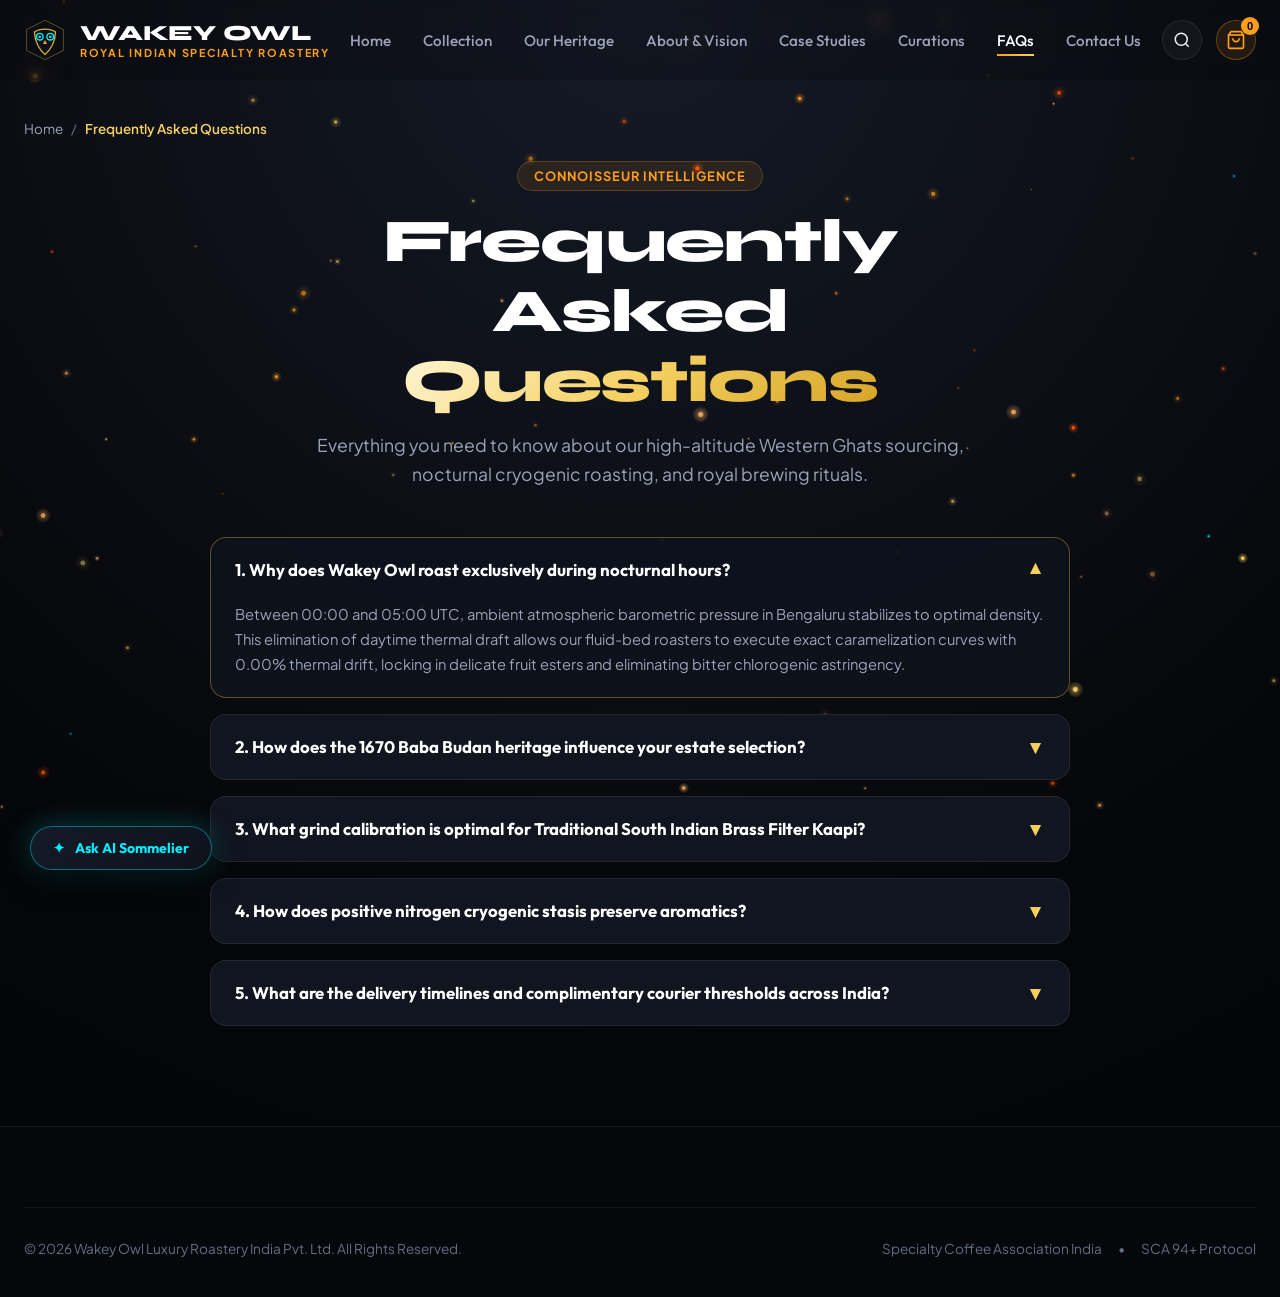
<file: faq.html>
<!DOCTYPE html>
<html lang="en">
<head>
  <meta charset="UTF-8" />
  <meta name="viewport" content="width=device-width, initial-scale=1.0" />
  <title>Wakey Owl — Frequently Asked Questions | Luxury Specialty Roastery</title>
  <meta name="description" content="Frequently asked questions on Wakey Owl's nocturnal cryogenic roasting, 1670 Baba Budan single-estate sourcing, brass Davarah kaapi recipes, and delivery." />

  <!-- Favicon -->
  <link rel="icon" type="image/svg+xml" href="data:image/svg+xml,%3Csvg xmlns='http://www.w3.org/2000/svg' viewBox='0 0 64 64' fill='none'%3E%3Cpolygon points='32,2 60,16 60,48 32,62 4,48 4,16' stroke='%23D4AF37' stroke-width='2' fill='%230C0F17'/%3E%3Ccircle cx='24' cy='27' r='4' fill='%2300F0FF'/%3E%3Ccircle cx='40' cy='27' r='4' fill='%2300F0FF'/%3E%3Cpolygon points='32,32 29,38 35,38' fill='%23FF9E1B'/%3E%3C/svg%3E" />

  <!-- Stylesheets -->
  <link rel="stylesheet" href="css/main.css" />
  <link rel="stylesheet" href="css/components.css" />
  <link rel="stylesheet" href="css/animations.css" />
</head>
<body>

  <!-- Ambient Canvas -->
  <canvas id="ambient-canvas"></canvas>

  <div class="app-wrapper">

    <!-- Sticky Glassmorphic Navbar -->
    <header class="site-navbar" id="site-header">
      <div class="container nav-container">
        <a href="index.html" class="brand-logo-link" id="nav-brand-logo" aria-label="Wakey Owl Home">
          <svg class="logo-owl-svg" viewBox="0 0 64 64" fill="none" xmlns="http://www.w3.org/2000/svg">
            <polygon points="32,2 60,16 60,48 32,62 4,48 4,16" stroke="rgba(212,175,55,0.4)" stroke-width="1.5" class="logo-animated-stroke" />
            <path d="M16 20 C24 14, 40 14, 48 20 C48 34, 40 48, 32 54 C24 48, 16 34, 16 20 Z" stroke="#D4AF37" stroke-width="2" fill="#0C0F17" />
            <circle cx="24" cy="27" r="5" stroke="#00F0FF" stroke-width="2" fill="#060709" class="logo-owl-eye" />
            <circle cx="24" cy="27" r="2" fill="#00F0FF" />
            <circle cx="40" cy="27" r="5" stroke="#00F0FF" stroke-width="2" fill="#060709" class="logo-owl-eye" />
            <circle cx="40" cy="27" r="2" fill="#00F0FF" />
            <polygon points="32,32 29,38 35,38" fill="#FF9E1B" />
          </svg>
          <div class="brand-name-wrap">
            <span class="brand-name">WAKEY OWL</span>
            <span class="brand-tagline">Royal Indian Specialty Roastery</span>
          </div>
        </a>

        <nav>
          <ul class="nav-links-menu">
            <li class="nav-link-item"><a href="index.html">Home</a></li>
            <li class="nav-link-item"><a href="shop.html">Collection</a></li>
            <li class="nav-link-item"><a href="heritage.html">Our Heritage</a></li>
            <li class="nav-link-item"><a href="about.html">About & Vision</a></li>
            <li class="nav-link-item"><a href="case-studies.html">Case Studies</a></li>
            <li class="nav-link-item"><a href="curations.html">Curations</a></li>
            <li class="nav-link-item active"><a href="faq.html">FAQs</a></li>
            <li class="nav-link-item"><a href="contact.html">Contact Us</a></li>
          </ul>
        </nav>

        <div class="nav-actions-right">
          <button type="button" class="nav-icon-btn" data-search-trigger aria-label="Search Estates">
            <svg width="18" height="18" viewBox="0 0 24 24" fill="none" stroke="currentColor" stroke-width="2"><circle cx="11" cy="11" r="8"></circle><line x1="21" y1="21" x2="16.65" y2="16.65"></line></svg>
          </button>
          <button type="button" class="nav-icon-btn nav-cart-btn" data-cart-open aria-label="Shopping Bag">
            <svg width="20" height="20" viewBox="0 0 24 24" fill="none" stroke="currentColor" stroke-width="2"><path d="M6 2L3 6v14a2 2 0 0 0 2 2h14a2 2 0 0 0 2-2V6l-3-4z"></path><line x1="3" y1="6" x2="21" y2="6"></line><path d="M16 10a4 4 0 0 1-8 0"></path></svg>
            <span class="nav-cart-badge">0</span>
          </button>
        </div>
      </div>
    </header>

    <!-- MAIN FAQ CONTENT -->
    <main style="padding-top: calc(var(--nav-height) + 40px); padding-bottom: 100px;">
      <div class="container">

        <!-- Breadcrumbs -->
        <div class="luxury-breadcrumbs">
          <a href="index.html">Home</a>
          <span>/</span>
          <span class="crumb-current">Frequently Asked Questions</span>
        </div>

        <!-- Page Header -->
        <div class="section-header" style="margin-bottom: 48px;">
          <span class="section-eyebrow">Connoisseur Intelligence</span>
          <h1 style="font-size: clamp(2.4rem, 5vw, 3.8rem); margin-bottom: 14px;">
            Frequently Asked <span class="text-gradient-gold">Questions</span>
          </h1>
          <p class="section-description">
            Everything you need to know about our high-altitude Western Ghats sourcing, nocturnal cryogenic roasting, and royal brewing rituals.
          </p>
        </div>

        <!-- FAQ Accordion Container -->
        <div class="faq-accordion" id="faq-accordion-list">
          
          <!-- FAQ 1 -->
          <div class="faq-item active">
            <button type="button" class="faq-question-btn">
              <span>1. Why does Wakey Owl roast exclusively during nocturnal hours?</span>
              <span class="faq-icon-arrow">▼</span>
            </button>
            <div class="faq-answer-content">
              Between 00:00 and 05:00 UTC, ambient atmospheric barometric pressure in Bengaluru stabilizes to optimal density. This elimination of daytime thermal draft allows our fluid-bed roasters to execute exact caramelization curves with 0.00% thermal drift, locking in delicate fruit esters and eliminating bitter chlorogenic astringency.
            </div>
          </div>

          <!-- FAQ 2 -->
          <div class="faq-item">
            <button type="button" class="faq-question-btn">
              <span>2. How does the 1670 Baba Budan heritage influence your estate selection?</span>
              <span class="faq-icon-arrow">▼</span>
            </button>
            <div class="faq-answer-content">
              In 1670 AD, Sufi saint Baba Budan planted seven sacred Yemeni beans on the Chandragiri Hills of Chikmagalur. We partner exclusively with 5th generation estate planters who continue this 400-year-old tradition under native silver oak and wild cardamom canopies at elevations exceeding 1,200m to 1,750m.
            </div>
          </div>

          <!-- FAQ 3 -->
          <div class="faq-item">
            <button type="button" class="faq-question-btn">
              <span>3. What grind calibration is optimal for Traditional South Indian Brass Filter Kaapi?</span>
              <span class="faq-icon-arrow">▼</span>
            </button>
            <div class="faq-answer-content">
              For authentic brass Davarah extraction, select our <strong>Fine-Medium South Indian Filter Grind</strong>. Use an 85% Arabica PB and 15% slow-roasted chicory blend (our Mysore Imperial Blend). Tamp lightly and pour 92°C water for a 15-minute slow gravitational drip yielding a thick, velvet first decoction.
            </div>
          </div>

          <!-- FAQ 4 -->
          <div class="faq-item">
            <button type="button" class="faq-question-btn">
              <span>4. How does positive nitrogen cryogenic stasis preserve aromatics?</span>
              <span class="faq-icon-arrow">▼</span>
            </button>
            <div class="faq-answer-content">
              Immediately post-roast, whole beans are rapidly quenched using sub-zero nitrogen stasis and hermetically sealed in matte obsidian canisters with positive nitrogen pressure. This completely displaces oxygen, halting oxidation and preserving peak aromatic bouquet for 90 days.
            </div>
          </div>

          <!-- FAQ 5 -->
          <div class="faq-item">
            <button type="button" class="faq-question-btn">
              <span>5. What are the delivery timelines and complimentary courier thresholds across India?</span>
              <span class="faq-icon-arrow">▼</span>
            </button>
            <div class="faq-answer-content">
              All orders above ₹1,500 enjoy <strong>Complimentary Royal Express Air Courier</strong>. Orders placed before midnight are roasted fresh in that night's cycle and dispatched via Bluedart Priority Air next morning. Major metros (Bengaluru, Mumbai, Delhi, Hyderabad, Chennai) receive deliveries within 24 to 36 hours.
            </div>
          </div>

        </div>

      </div>
    </main>

    <!-- FOOTER -->
    <footer class="site-footer">
      <div class="container">
        <div class="footer-bottom-bar">
          <div>© 2026 Wakey Owl Luxury Roastery India Pvt. Ltd. All Rights Reserved.</div>
          <div class="footer-badges">
            <span>Specialty Coffee Association India</span> • <span>SCA 94+ Protocol</span>
          </div>
        </div>
      </div>
    </footer>

  </div>

  <!-- Scripts -->
  <script src="js/products.js"></script>
  <script src="js/particles.js"></script>
  <script src="js/tilt.js"></script>
  <script src="js/audio.js"></script>
  <script src="js/ai-assistant.js"></script>
  <script src="js/cart.js"></script>
  <script src="js/app.js"></script>
  <script>
    // FAQ Accordion Toggle
    document.querySelectorAll('.faq-question-btn').forEach(btn => {
      btn.addEventListener('click', () => {
        const item = btn.parentElement;
        item.classList.toggle('active');
      });
    });
  </script>
</body>
</html>
</file>
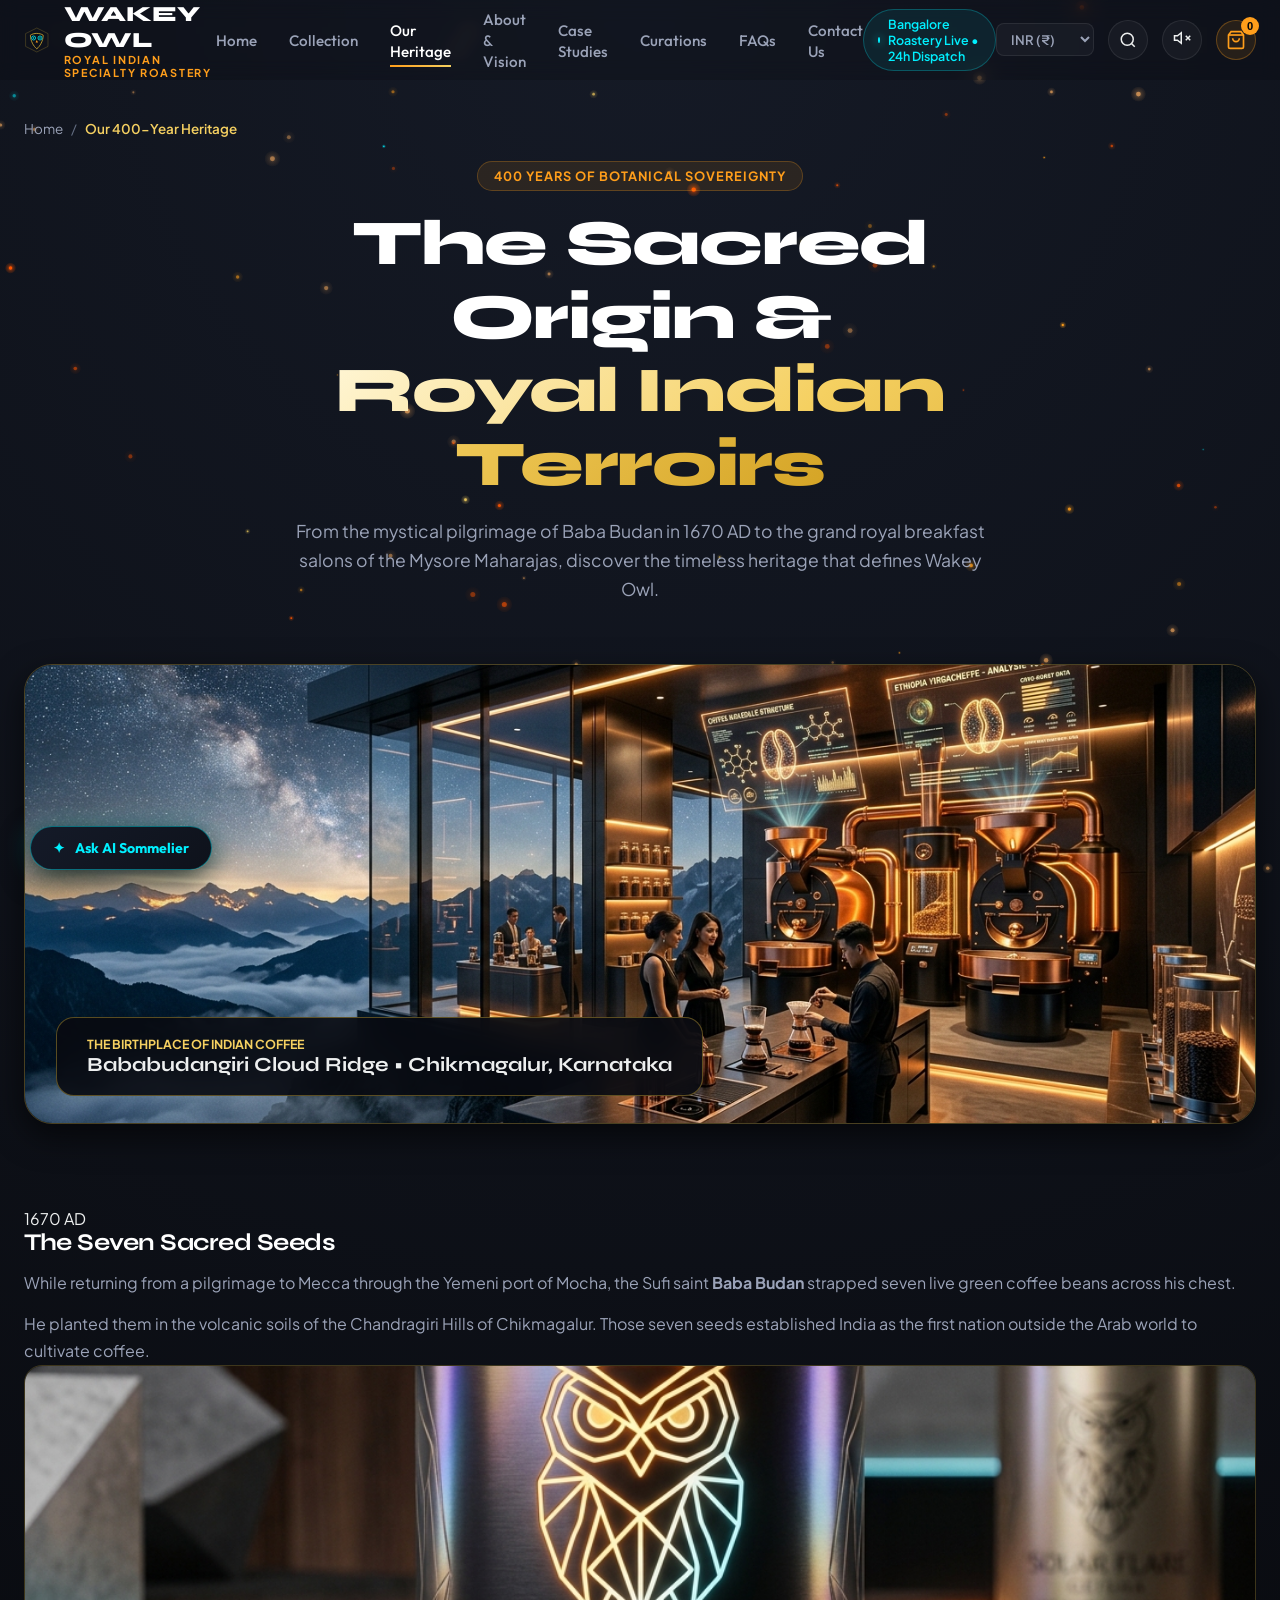
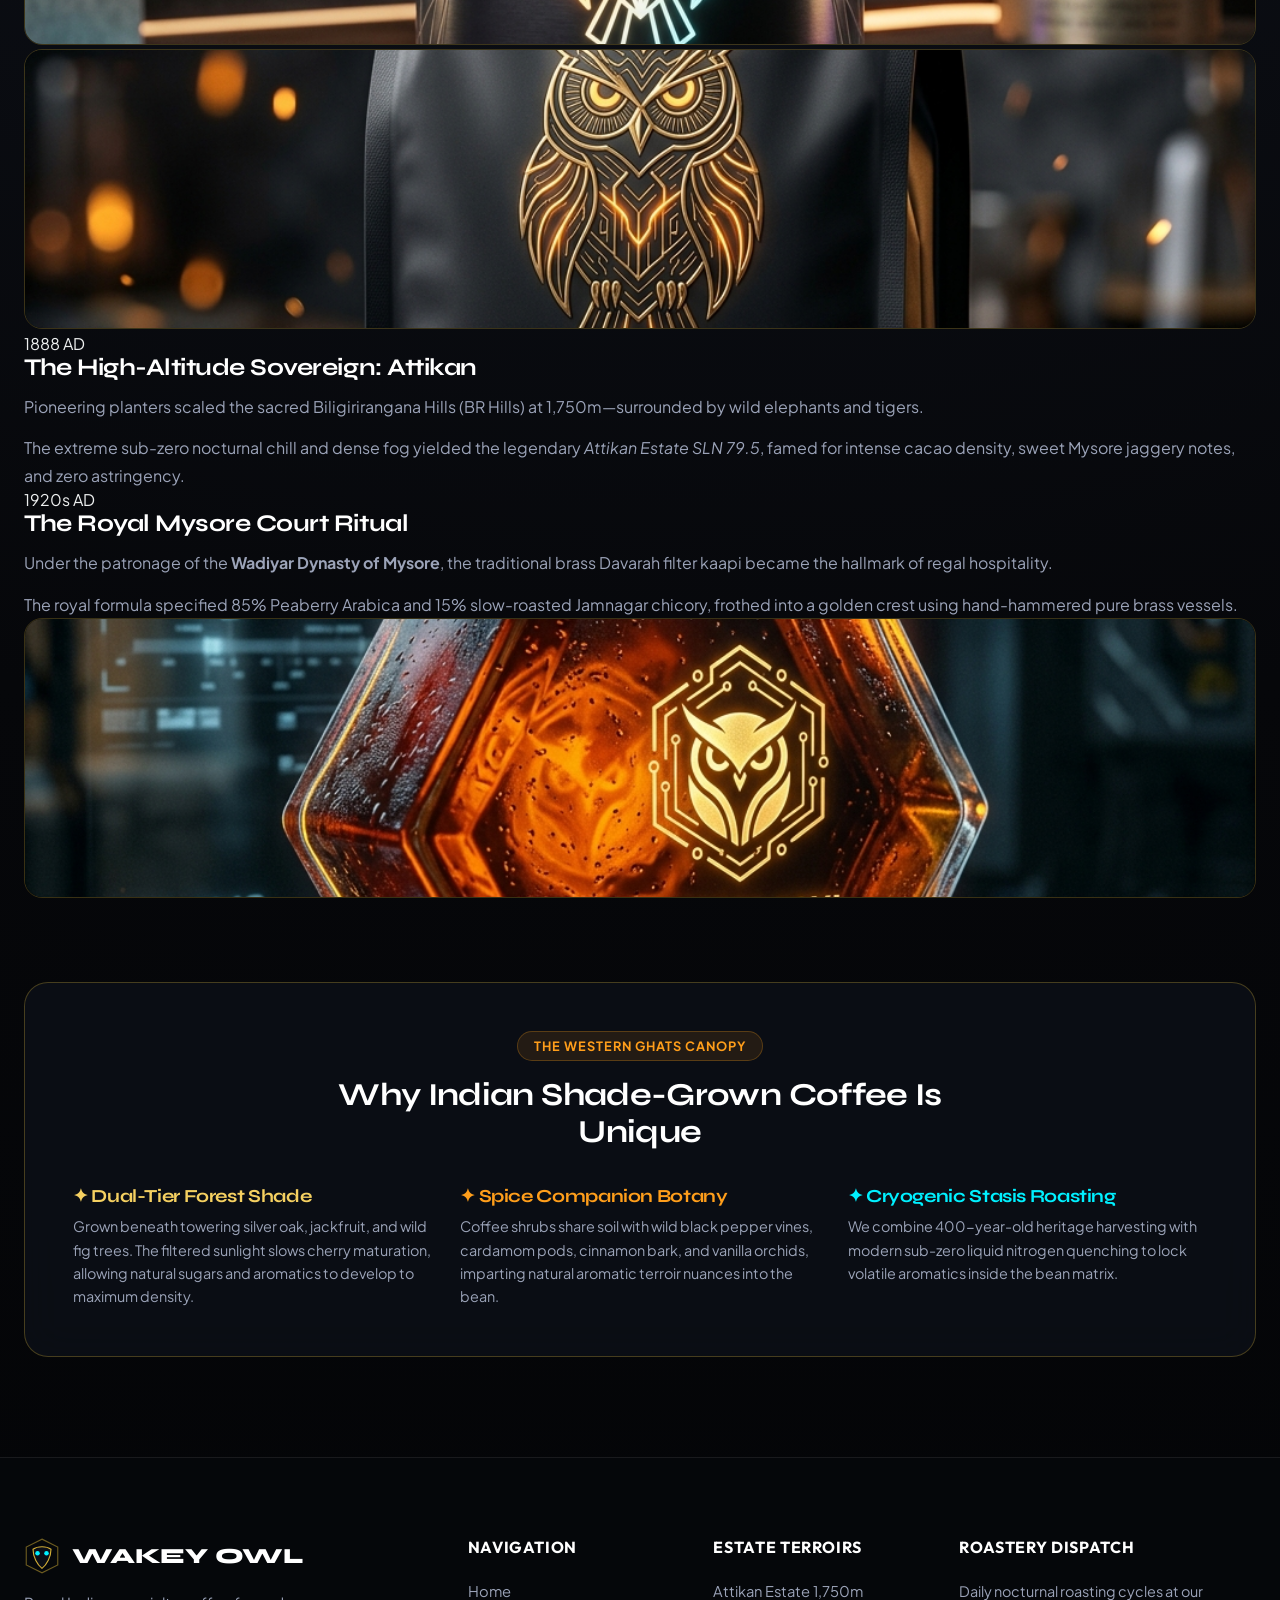
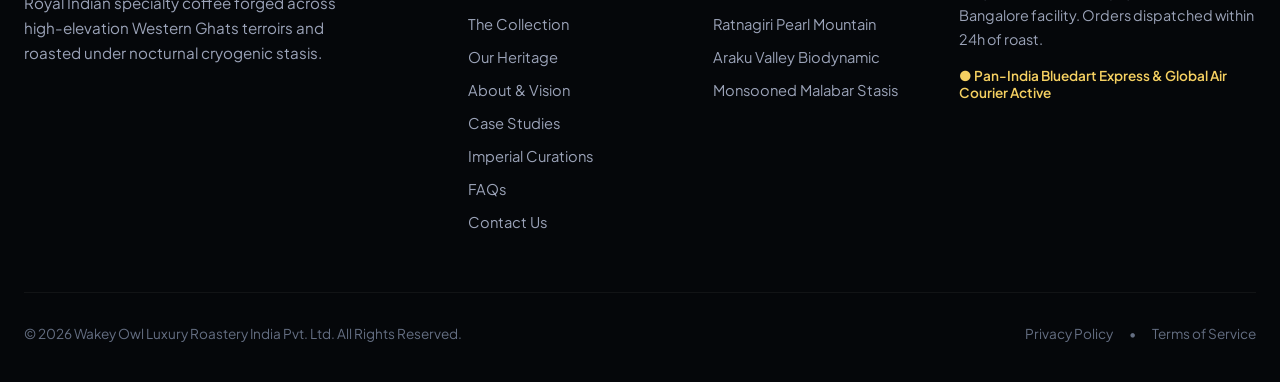
<file: heritage.html>
<!DOCTYPE html>
<html lang="en">
<head>
  <meta charset="UTF-8" />
  <meta name="viewport" content="width=device-width, initial-scale=1.0" />
  <title>Wakey Owl — Our Heritage | 400 Years of Sacred Indian Coffee</title>
  <meta name="description" content="Explore the sacred 1670 AD pilgrimage of Baba Budan, the Mysore Royal Court legacy, and our high-altitude shade-grown Western Ghats terroirs." />

  <!-- Geographic & Local SEO Tags -->
  <meta name="geo.region" content="IN-KA" />
  <meta name="geo.placename" content="Bengaluru" />
  <meta name="geo.position" content="12.9716;77.5946" />
  <meta name="ICBM" content="12.9716, 77.5946" />

  <!-- OpenGraph Meta -->
  <meta property="og:title" content="Our 400-Year Heritage | Wakey Owl" />
  <meta property="og:description" content="From Baba Budan's 1670 pilgrimage to royal Mysore court hospitality." />
  <meta property="og:image" content="https://wakey-owl.vercel.app/assets/images/roastery_lab.jpg" />
  <meta property="og:url" content="https://wakey-owl.vercel.app/heritage.html" />
  <meta name="twitter:card" content="summary_large_image" />

  <!-- Favicon -->
  <link rel="icon" type="image/svg+xml" href="data:image/svg+xml,%3Csvg xmlns='http://www.w3.org/2000/svg' viewBox='0 0 64 64' fill='none'%3E%3Cpolygon points='32,2 60,16 60,48 32,62 4,48 4,16' stroke='%23D4AF37' stroke-width='2' fill='%230C0F17'/%3E%3Ccircle cx='24' cy='27' r='4' fill='%2300F0FF'/%3E%3Ccircle cx='40' cy='27' r='4' fill='%2300F0FF'/%3E%3Cpolygon points='32,32 29,38 35,38' fill='%23FF9E1B'/%3E%3C/svg%3E" />

  <!-- Stylesheets -->
  <link rel="stylesheet" href="css/main.css" />
  <link rel="stylesheet" href="css/components.css" />
  <link rel="stylesheet" href="css/animations.css" />

  <!-- GA4 Tag -->
  <script async src="https://www.googletagmanager.com/gtag/js?id=G-WAKEYOWL26"></script>
  <script>
    window.dataLayer = window.dataLayer || [];
    function gtag(){dataLayer.push(arguments);}
    gtag('js', new Date());
    gtag('config', 'G-WAKEYOWL26', { 'anonymize_ip': true });
  </script>
</head>
<body>

  <!-- Ambient Canvas -->
  <canvas id="ambient-canvas"></canvas>

  <div class="app-wrapper">

    <!-- Sticky Glassmorphic Navbar -->
    <header class="site-navbar" id="site-header">
      <div class="container nav-container">
        <a href="index.html" class="brand-logo-link" id="nav-brand-logo" aria-label="Wakey Owl Home">
          <svg class="logo-owl-svg" viewBox="0 0 64 64" fill="none" xmlns="http://www.w3.org/2000/svg">
            <polygon points="32,2 60,16 60,48 32,62 4,48 4,16" stroke="rgba(212,175,55,0.4)" stroke-width="1.5" class="logo-animated-stroke" />
            <path d="M16 20 C24 14, 40 14, 48 20 C48 34, 40 48, 32 54 C24 48, 16 34, 16 20 Z" stroke="#D4AF37" stroke-width="2" fill="#0C0F17" />
            <circle cx="24" cy="27" r="5" stroke="#00F0FF" stroke-width="2" fill="#060709" class="logo-owl-eye" />
            <circle cx="24" cy="27" r="2" fill="#00F0FF" />
            <circle cx="40" cy="27" r="5" stroke="#00F0FF" stroke-width="2" fill="#060709" class="logo-owl-eye" />
            <circle cx="40" cy="27" r="2" fill="#00F0FF" />
            <polygon points="32,32 29,38 35,38" fill="#FF9E1B" />
          </svg>
          <div class="brand-name-wrap">
            <span class="brand-name">WAKEY OWL</span>
            <span class="brand-tagline">Royal Indian Specialty Roastery</span>
          </div>
        </a>

        <nav>
          <ul class="nav-links-menu">
            <li class="nav-link-item"><a href="index.html">Home</a></li>
            <li class="nav-link-item"><a href="shop.html">Collection</a></li>
            <li class="nav-link-item active"><a href="heritage.html">Our Heritage</a></li>
            <li class="nav-link-item"><a href="about.html">About & Vision</a></li>
            <li class="nav-link-item"><a href="case-studies.html">Case Studies</a></li>
            <li class="nav-link-item"><a href="curations.html">Curations</a></li>
            <li class="nav-link-item"><a href="faq.html">FAQs</a></li>
            <li class="nav-link-item"><a href="contact.html">Contact Us</a></li>
          </ul>
        </nav>

        <div class="nav-live-status">
          <span class="live-beacon-dot"></span>
          <span>Bangalore Roastery Live • 24h Dispatch</span>
        </div>

        <div class="nav-actions-right">
          <select id="currency-select" class="currency-selector" aria-label="Select Currency">
            <option value="INR" selected>INR (₹)</option>
            <option value="USD">USD ($)</option>
            <option value="EUR">EUR (€)</option>
            <option value="GBP">GBP (£)</option>
            <option value="AED">AED (د.إ)</option>
          </select>

          <button type="button" class="nav-icon-btn" data-search-trigger aria-label="Search Estates">
            <svg width="18" height="18" viewBox="0 0 24 24" fill="none" stroke="currentColor" stroke-width="2"><circle cx="11" cy="11" r="8"></circle><line x1="21" y1="21" x2="16.65" y2="16.65"></line></svg>
          </button>

          <button type="button" class="nav-icon-btn" id="sound-toggle-btn" aria-label="Toggle Sound" title="Toggle Soundscape">
            <span id="sound-toggle-icon">
              <svg width="18" height="18" viewBox="0 0 24 24" fill="none" stroke="currentColor" stroke-width="2"><polygon points="11 5 6 9 2 9 2 15 6 15 11 19 11 5"></polygon><line x1="23" y1="9" x2="17" y2="15"></line><line x1="17" y1="9" x2="23" y2="15"></line></svg>
            </span>
          </button>

          <button type="button" class="nav-icon-btn nav-cart-btn" data-cart-open aria-label="Shopping Bag">
            <svg width="20" height="20" viewBox="0 0 24 24" fill="none" stroke="currentColor" stroke-width="2"><path d="M6 2L3 6v14a2 2 0 0 0 2 2h14a2 2 0 0 0 2-2V6l-3-4z"></path><line x1="3" y1="6" x2="21" y2="6"></line><path d="M16 10a4 4 0 0 1-8 0"></path></svg>
            <span class="nav-cart-badge">0</span>
          </button>

          <button type="button" class="mobile-hamburger-btn" id="mobile-menu-btn" aria-label="Open Menu">
            <svg width="24" height="24" viewBox="0 0 24 24" fill="none" stroke="currentColor" stroke-width="2"><line x1="3" y1="12" x2="21" y2="12"></line><line x1="3" y1="6" x2="21" y2="6"></line><line x1="3" y1="18" x2="21" y2="18"></line></svg>
          </button>
        </div>
      </div>
    </header>

    <!-- Mobile Drawer Navigation -->
    <div class="mobile-nav-drawer" id="mobile-nav-drawer">
      <div class="mobile-nav-header">
        <span class="brand-name text-gradient-gold">WAKEY OWL</span>
        <button type="button" class="btn-modal-close" id="mobile-nav-close">✕</button>
      </div>
      <ul class="mobile-nav-links">
        <li><a href="index.html">Home</a></li>
        <li><a href="shop.html">The Collection</a></li>
        <li><a href="heritage.html">Our Heritage</a></li>
        <li><a href="about.html">About & Vision</a></li>
        <li><a href="case-studies.html">Case Studies</a></li>
        <li><a href="curations.html">Imperial Curations</a></li>
        <li><a href="faq.html">FAQs</a></li>
        <li><a href="contact.html">Contact Us</a></li>
      </ul>
      <div style="margin-top: auto; padding-top: 24px; border-top: 1px solid var(--border-glass);">
        <button type="button" class="btn btn-glow-gold btn-block" data-cart-open>
          <span>Open Royal Bag</span>
        </button>
      </div>
    </div>

    <!-- MAIN HERITAGE CONTENT -->
    <main style="padding-top: calc(var(--nav-height) + 40px); padding-bottom: 100px;">
      <div class="container">

        <!-- Breadcrumbs -->
        <div class="luxury-breadcrumbs">
          <a href="index.html">Home</a>
          <span>/</span>
          <span class="crumb-current">Our 400-Year Heritage</span>
        </div>

        <!-- Page Header -->
        <div class="section-header">
          <span class="section-eyebrow">400 Years of Botanical Sovereignty</span>
          <h1 style="font-size: clamp(2.4rem, 5vw, 4rem); margin-bottom: 16px;">
            The Sacred Origin & <br /><span class="text-gradient-gold">Royal Indian Terroirs</span>
          </h1>
          <p class="section-description">
            From the mystical pilgrimage of Baba Budan in 1670 AD to the grand royal breakfast salons of the Mysore Maharajas, discover the timeless heritage that defines Wakey Owl.
          </p>
        </div>

        <!-- Atmospheric Heritage Visual -->
        <div style="margin-bottom: 80px; position: relative;" data-tilt>
          <img src="assets/images/roastery_lab.jpg" alt="Ancient High-Altitude Indian Coffee Estate in Chikmagalur" style="width: 100%; height: 460px; object-fit: cover; border-radius: 28px; border: 1px solid rgba(212,175,55,0.3); box-shadow: var(--shadow-md);" />
          <div style="position: absolute; bottom: 32px; left: 32px; background: rgba(8,11,17,0.9); backdrop-filter: blur(16px); padding: 18px 30px; border-radius: 18px; border: 1px solid rgba(212,175,55,0.4);">
            <div style="font-size: 0.78rem; color: var(--cyber-gold); text-transform: uppercase; font-weight: 700;">The Birthplace of Indian Coffee</div>
            <div style="font-family: var(--font-display); font-size: 1.25rem; font-weight: 700;">Bababudangiri Cloud Ridge • Chikmagalur, Karnataka</div>
          </div>
        </div>

        <!-- Heritage Chronological Timeline -->
        <div class="heritage-timeline">

          <!-- 1670 AD -->
          <div class="heritage-card">
            <div>
              <div class="heritage-year-badge">1670 AD</div>
              <h3 style="font-size: 1.5rem; margin-bottom: 12px; color: var(--text-pure);">The Seven Sacred Seeds</h3>
              <p style="line-height: 1.7; color: var(--text-secondary); margin-bottom: 14px;">
                While returning from a pilgrimage to Mecca through the Yemeni port of Mocha, the Sufi saint <strong>Baba Budan</strong> strapped seven live green coffee beans across his chest.
              </p>
              <p style="line-height: 1.7; color: var(--text-secondary);">
                He planted them in the volcanic soils of the Chandragiri Hills of Chikmagalur. Those seven seeds established India as the first nation outside the Arab world to cultivate coffee.
              </p>
            </div>
            <div data-tilt>
              <img src="assets/images/solar_geisha.jpg" alt="Chikmagalur Red Cherry Harvest" style="width: 100%; height: 280px; object-fit: cover; border-radius: 18px; border: 1px solid rgba(212,175,55,0.25);" />
            </div>
          </div>

          <!-- 1888 AD -->
          <div class="heritage-card">
            <div data-tilt>
              <img src="assets/images/obsidian_dark.jpg" alt="Attikan Estate BR Hills 1750m Canopy" style="width: 100%; height: 280px; object-fit: cover; border-radius: 18px; border: 1px solid rgba(212,175,55,0.25);" />
            </div>
            <div>
              <div class="heritage-year-badge">1888 AD</div>
              <h3 style="font-size: 1.5rem; margin-bottom: 12px; color: var(--text-pure);">The High-Altitude Sovereign: Attikan</h3>
              <p style="line-height: 1.7; color: var(--text-secondary); margin-bottom: 14px;">
                Pioneering planters scaled the sacred Biligirirangana Hills (BR Hills) at 1,750m—surrounded by wild elephants and tigers.
              </p>
              <p style="line-height: 1.7; color: var(--text-secondary);">
                The extreme sub-zero nocturnal chill and dense fog yielded the legendary <em>Attikan Estate SLN 79.5</em>, famed for intense cacao density, sweet Mysore jaggery notes, and zero astringency.
              </p>
            </div>
          </div>

          <!-- 1920s AD -->
          <div class="heritage-card">
            <div>
              <div class="heritage-year-badge">1920s AD</div>
              <h3 style="font-size: 1.5rem; margin-bottom: 12px; color: var(--text-pure);">The Royal Mysore Court Ritual</h3>
              <p style="line-height: 1.7; color: var(--text-secondary); margin-bottom: 14px;">
                Under the patronage of the <strong>Wadiyar Dynasty of Mysore</strong>, the traditional brass Davarah filter kaapi became the hallmark of regal hospitality.
              </p>
              <p style="line-height: 1.7; color: var(--text-secondary);">
                The royal formula specified 85% Peaberry Arabica and 15% slow-roasted Jamnagar chicory, frothed into a golden crest using hand-hammered pure brass vessels.
              </p>
            </div>
            <div data-tilt>
              <img src="assets/images/quantum_extract.jpg" alt="Imperial Brass Davarah and Drip Filter" style="width: 100%; height: 280px; object-fit: cover; border-radius: 18px; border: 1px solid rgba(212,175,55,0.25);" />
            </div>
          </div>

        </div>

        <!-- Terroir Biosphere Highlights -->
        <div class="glass-panel" style="margin-top: 80px; padding: 48px; border-color: rgba(212,175,55,0.3);">
          <div class="section-header" style="margin-bottom: 36px;">
            <span class="section-eyebrow">The Western Ghats Canopy</span>
            <h2 style="font-size: 2rem;">Why Indian Shade-Grown Coffee Is Unique</h2>
          </div>

          <div style="display: grid; grid-template-columns: repeat(auto-fit, minmax(280px, 1fr)); gap: 28px;">
            <div>
              <h4 style="color: var(--cyber-gold); font-size: 1.15rem; margin-bottom: 8px;">✦ Dual-Tier Forest Shade</h4>
              <p style="font-size: 0.9rem; line-height: 1.6; color: var(--text-secondary);">
                Grown beneath towering silver oak, jackfruit, and wild fig trees. The filtered sunlight slows cherry maturation, allowing natural sugars and aromatics to develop to maximum density.
              </p>
            </div>
            <div>
              <h4 style="color: var(--solar-amber); font-size: 1.15rem; margin-bottom: 8px;">✦ Spice Companion Botany</h4>
              <p style="font-size: 0.9rem; line-height: 1.6; color: var(--text-secondary);">
                Coffee shrubs share soil with wild black pepper vines, cardamom pods, cinnamon bark, and vanilla orchids, imparting natural aromatic terroir nuances into the bean.
              </p>
            </div>
            <div>
              <h4 style="color: var(--biolum-cyan); font-size: 1.15rem; margin-bottom: 8px;">✦ Cryogenic Stasis Roasting</h4>
              <p style="font-size: 0.9rem; line-height: 1.6; color: var(--text-secondary);">
                We combine 400-year-old heritage harvesting with modern sub-zero liquid nitrogen quenching to lock volatile aromatics inside the bean matrix.
              </p>
            </div>
          </div>
        </div>

      </div>
    </main>

    <!-- FOOTER -->
    <footer class="site-footer">
      <div class="container">
        <div class="footer-top-grid">
          <div class="footer-brand-col">
            <div style="display: flex; align-items: center; gap: 12px;">
              <svg class="logo-owl-svg" viewBox="0 0 64 64" fill="none" style="width: 36px; height: 36px;">
                <polygon points="32,2 60,16 60,48 32,62 4,48 4,16" stroke="rgba(212,175,55,0.5)" stroke-width="2"/>
                <path d="M16 20 C24 14, 40 14, 48 20 C48 34, 40 48, 32 54 C24 48, 16 34, 16 20 Z" stroke="#D4AF37" stroke-width="2" fill="#0C0F17" />
                <circle cx="24" cy="27" r="4" fill="#00F0FF" />
                <circle cx="40" cy="27" r="4" fill="#00F0FF" />
              </svg>
              <span class="brand-name">WAKEY OWL</span>
            </div>
            <p>
              Royal Indian specialty coffee forged across high-elevation Western Ghats terroirs and roasted under nocturnal cryogenic stasis.
            </p>
          </div>

          <div>
            <h4 class="footer-col-title">Navigation</h4>
            <ul class="footer-links-list">
              <li><a href="index.html">Home</a></li>
              <li><a href="shop.html">The Collection</a></li>
              <li><a href="heritage.html">Our Heritage</a></li>
              <li><a href="about.html">About & Vision</a></li>
              <li><a href="case-studies.html">Case Studies</a></li>
              <li><a href="curations.html">Imperial Curations</a></li>
              <li><a href="faq.html">FAQs</a></li>
              <li><a href="contact.html">Contact Us</a></li>
            </ul>
          </div>

          <div>
            <h4 class="footer-col-title">Estate Terroirs</h4>
            <ul class="footer-links-list">
              <li><a href="heritage.html">Attikan Estate 1,750m</a></li>
              <li><a href="heritage.html">Ratnagiri Pearl Mountain</a></li>
              <li><a href="heritage.html">Araku Valley Biodynamic</a></li>
              <li><a href="heritage.html">Monsooned Malabar Stasis</a></li>
            </ul>
          </div>

          <div class="footer-newsletter-box">
            <h4 class="footer-col-title">Roastery Dispatch</h4>
            <p>Daily nocturnal roasting cycles at our Bangalore facility. Orders dispatched within 24h of roast.</p>
            <div style="font-size: 0.85rem; color: var(--cyber-gold); font-weight: 600;">
              ● Pan-India Bluedart Express & Global Air Courier Active
            </div>
          </div>
        </div>

        <div class="footer-bottom-bar">
          <div>© 2026 Wakey Owl Luxury Roastery India Pvt. Ltd. All Rights Reserved.</div>
          <div class="footer-badges">
            <a href="privacy.html">Privacy Policy</a> • <a href="terms.html">Terms of Service</a>
          </div>
        </div>
      </div>
    </footer>

  </div>

  <!-- JavaScript Modules -->
  <script src="js/products.js"></script>
  <script src="js/particles.js"></script>
  <script src="js/tilt.js"></script>
  <script src="js/audio.js"></script>
  <script src="js/ai-assistant.js"></script>
  <script src="js/cart.js"></script>
  <script src="js/app.js"></script>
</body>
</html>
</file>
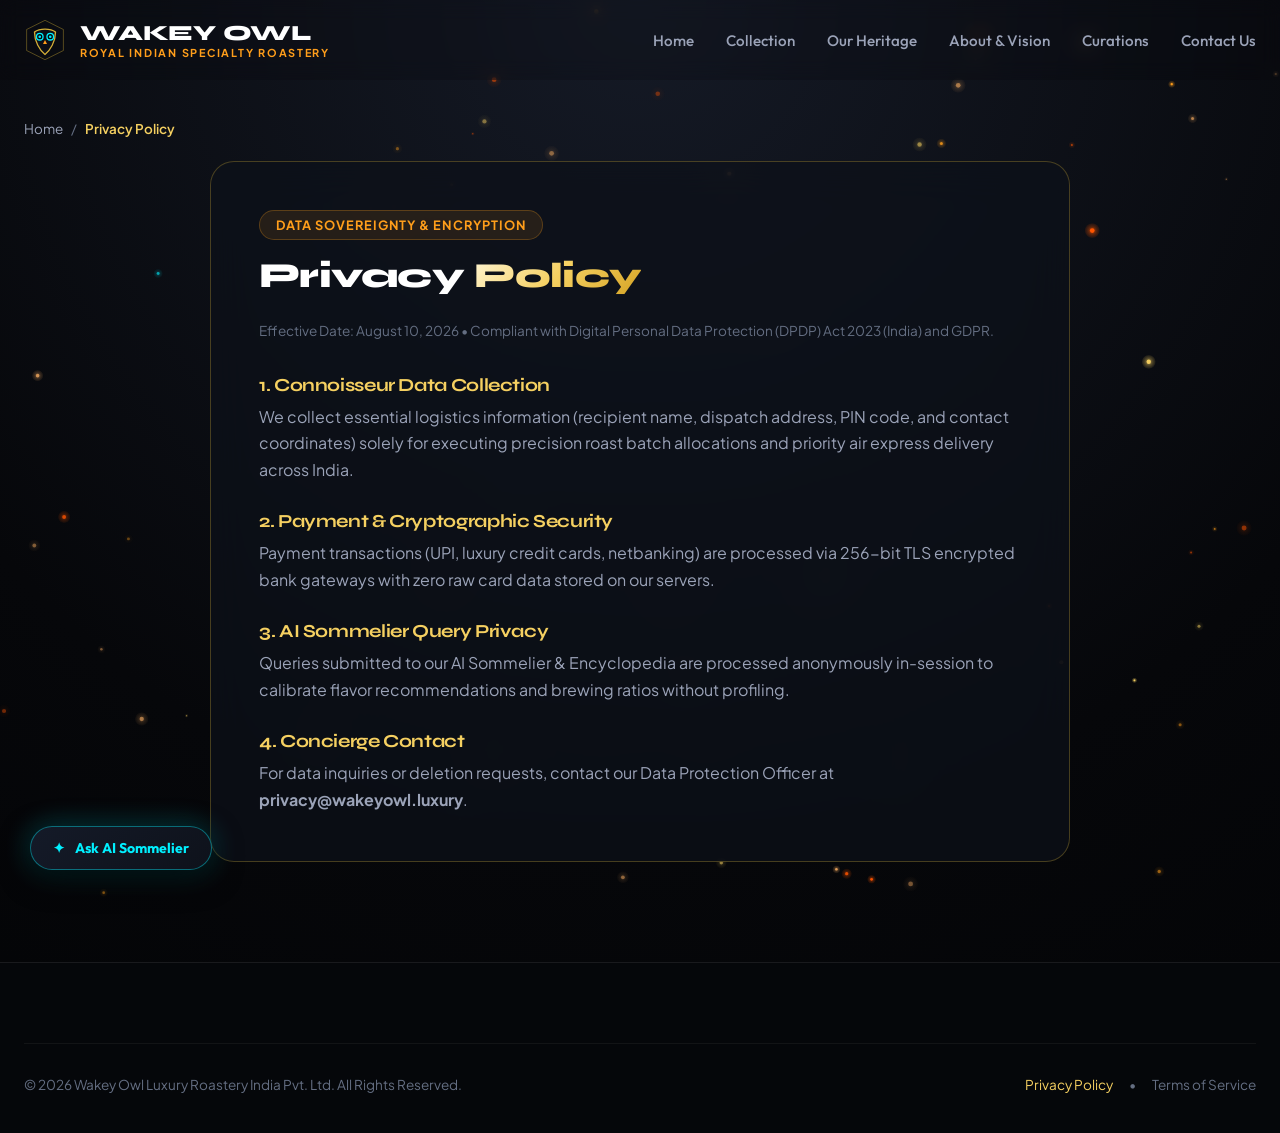
<file: privacy.html>
<!DOCTYPE html>
<html lang="en">
<head>
  <meta charset="UTF-8" />
  <meta name="viewport" content="width=device-width, initial-scale=1.0" />
  <title>Wakey Owl — Privacy Policy | DPDP & GDPR Compliance</title>
  <meta name="description" content="Wakey Owl privacy manifesto. How we safeguard connoisseur allocation data, encrypted payment security, and direct-trade transparency." />

  <!-- Favicon -->
  <link rel="icon" type="image/svg+xml" href="data:image/svg+xml,%3Csvg xmlns='http://www.w3.org/2000/svg' viewBox='0 0 64 64' fill='none'%3E%3Cpolygon points='32,2 60,16 60,48 32,62 4,48 4,16' stroke='%23D4AF37' stroke-width='2' fill='%230C0F17'/%3E%3Ccircle cx='24' cy='27' r='4' fill='%2300F0FF'/%3E%3Ccircle cx='40' cy='27' r='4' fill='%2300F0FF'/%3E%3Cpolygon points='32,32 29,38 35,38' fill='%23FF9E1B'/%3E%3C/svg%3E" />

  <!-- Stylesheets -->
  <link rel="stylesheet" href="css/main.css" />
  <link rel="stylesheet" href="css/components.css" />
  <link rel="stylesheet" href="css/animations.css" />
</head>
<body>

  <!-- Ambient Canvas -->
  <canvas id="ambient-canvas"></canvas>

  <div class="app-wrapper">

    <!-- Sticky Glassmorphic Navbar -->
    <header class="site-navbar" id="site-header">
      <div class="container nav-container">
        <a href="index.html" class="brand-logo-link" id="nav-brand-logo" aria-label="Wakey Owl Home">
          <svg class="logo-owl-svg" viewBox="0 0 64 64" fill="none" xmlns="http://www.w3.org/2000/svg">
            <polygon points="32,2 60,16 60,48 32,62 4,48 4,16" stroke="rgba(212,175,55,0.4)" stroke-width="1.5" class="logo-animated-stroke" />
            <path d="M16 20 C24 14, 40 14, 48 20 C48 34, 40 48, 32 54 C24 48, 16 34, 16 20 Z" stroke="#D4AF37" stroke-width="2" fill="#0C0F17" />
            <circle cx="24" cy="27" r="5" stroke="#00F0FF" stroke-width="2" fill="#060709" class="logo-owl-eye" />
            <circle cx="24" cy="27" r="2" fill="#00F0FF" />
            <circle cx="40" cy="27" r="5" stroke="#00F0FF" stroke-width="2" fill="#060709" class="logo-owl-eye" />
            <circle cx="40" cy="27" r="2" fill="#00F0FF" />
            <polygon points="32,32 29,38 35,38" fill="#FF9E1B" />
          </svg>
          <div class="brand-name-wrap">
            <span class="brand-name">WAKEY OWL</span>
            <span class="brand-tagline">Royal Indian Specialty Roastery</span>
          </div>
        </a>

        <nav>
          <ul class="nav-links-menu">
            <li class="nav-link-item"><a href="index.html">Home</a></li>
            <li class="nav-link-item"><a href="shop.html">Collection</a></li>
            <li class="nav-link-item"><a href="heritage.html">Our Heritage</a></li>
            <li class="nav-link-item"><a href="about.html">About & Vision</a></li>
            <li class="nav-link-item"><a href="curations.html">Curations</a></li>
            <li class="nav-link-item"><a href="contact.html">Contact Us</a></li>
          </ul>
        </nav>
      </div>
    </header>

    <!-- MAIN PRIVACY POLICY CONTENT -->
    <main style="padding-top: calc(var(--nav-height) + 40px); padding-bottom: 100px;">
      <div class="container">

        <!-- Breadcrumbs -->
        <div class="luxury-breadcrumbs">
          <a href="index.html">Home</a>
          <span>/</span>
          <span class="crumb-current">Privacy Policy</span>
        </div>

        <div class="glass-panel" style="max-width: 860px; margin: 0 auto; padding: 48px; border-color: rgba(212,175,55,0.3);">
          
          <span class="section-eyebrow">Data Sovereignty & Encryption</span>
          <h1 style="font-size: 2.2rem; margin-bottom: 24px;">Privacy <span class="text-gradient-gold">Policy</span></h1>
          
          <p style="color: var(--text-muted); font-size: 0.85rem; margin-bottom: 32px;">
            Effective Date: August 10, 2026 • Compliant with Digital Personal Data Protection (DPDP) Act 2023 (India) and GDPR.
          </p>

          <div style="display: flex; flex-direction: column; gap: 28px; line-height: 1.7; color: var(--text-secondary);">
            <div>
              <h3 style="color: var(--cyber-gold); font-size: 1.15rem; margin-bottom: 8px;">1. Connoisseur Data Collection</h3>
              <p>We collect essential logistics information (recipient name, dispatch address, PIN code, and contact coordinates) solely for executing precision roast batch allocations and priority air express delivery across India.</p>
            </div>

            <div>
              <h3 style="color: var(--cyber-gold); font-size: 1.15rem; margin-bottom: 8px;">2. Payment & Cryptographic Security</h3>
              <p>Payment transactions (UPI, luxury credit cards, netbanking) are processed via 256-bit TLS encrypted bank gateways with zero raw card data stored on our servers.</p>
            </div>

            <div>
              <h3 style="color: var(--cyber-gold); font-size: 1.15rem; margin-bottom: 8px;">3. AI Sommelier Query Privacy</h3>
              <p>Queries submitted to our AI Sommelier & Encyclopedia are processed anonymously in-session to calibrate flavor recommendations and brewing ratios without profiling.</p>
            </div>

            <div>
              <h3 style="color: var(--cyber-gold); font-size: 1.15rem; margin-bottom: 8px;">4. Concierge Contact</h3>
              <p>For data inquiries or deletion requests, contact our Data Protection Officer at <strong>privacy@wakeyowl.luxury</strong>.</p>
            </div>
          </div>

        </div>

      </div>
    </main>

    <!-- FOOTER -->
    <footer class="site-footer">
      <div class="container">
        <div class="footer-bottom-bar">
          <div>© 2026 Wakey Owl Luxury Roastery India Pvt. Ltd. All Rights Reserved.</div>
          <div class="footer-badges">
            <a href="privacy.html" style="color:var(--cyber-gold);">Privacy Policy</a> • <a href="terms.html">Terms of Service</a>
          </div>
        </div>
      </div>
    </footer>

  </div>

  <!-- Scripts -->
  <script src="js/products.js"></script>
  <script src="js/particles.js"></script>
  <script src="js/tilt.js"></script>
  <script src="js/audio.js"></script>
  <script src="js/ai-assistant.js"></script>
  <script src="js/cart.js"></script>
  <script src="js/app.js"></script>
</body>
</html>
</file>
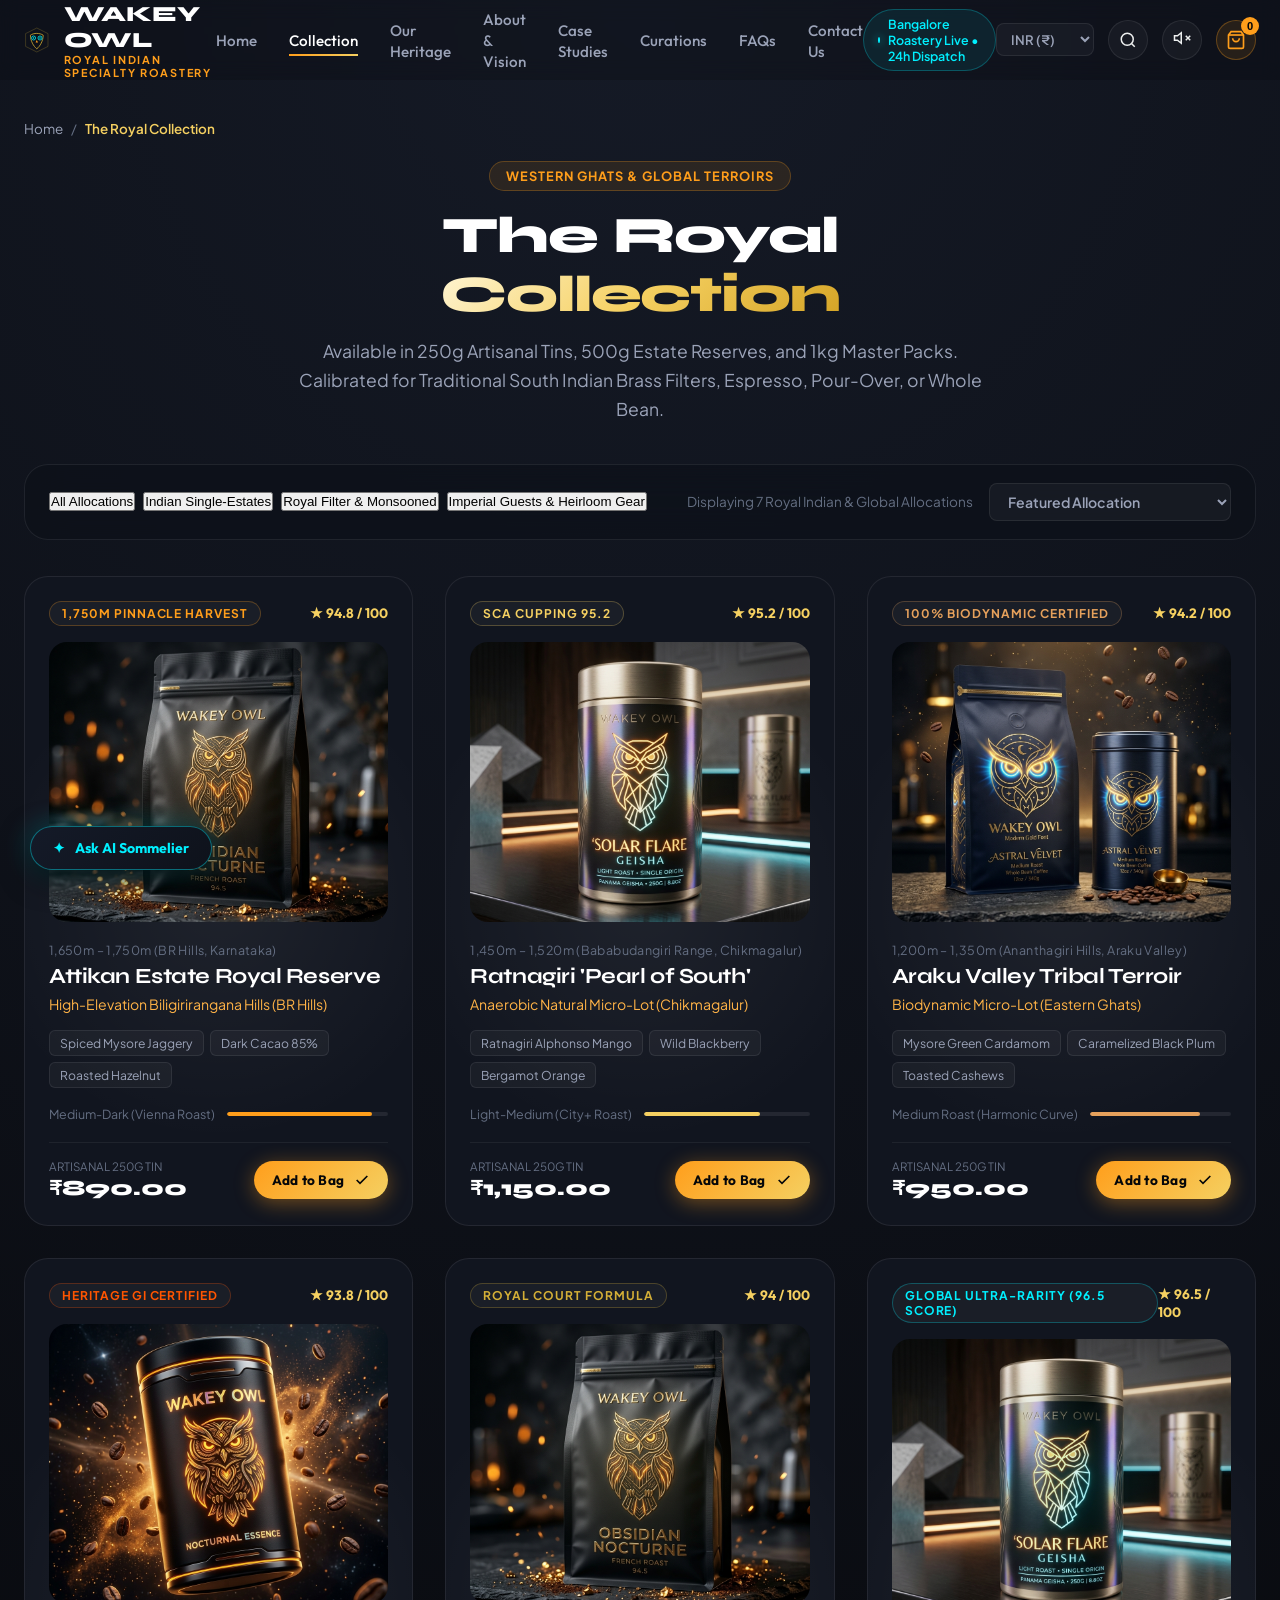
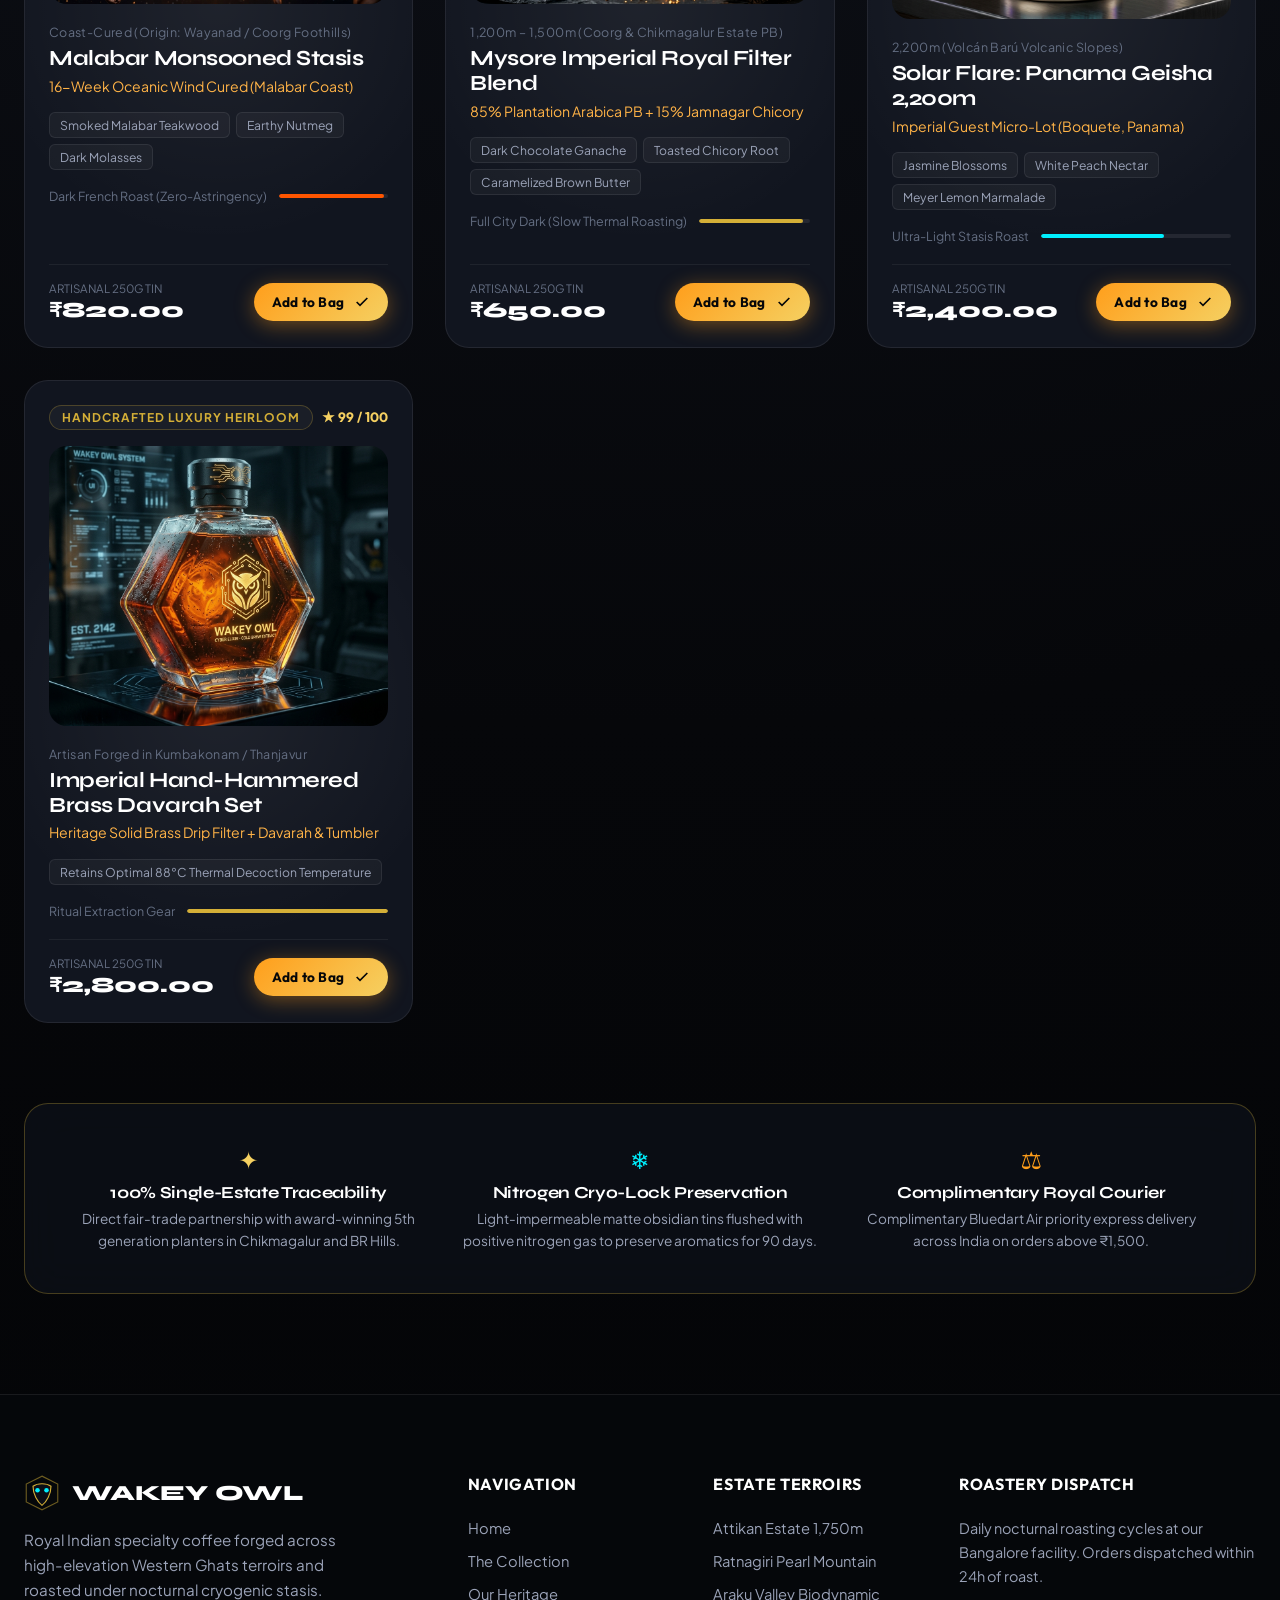
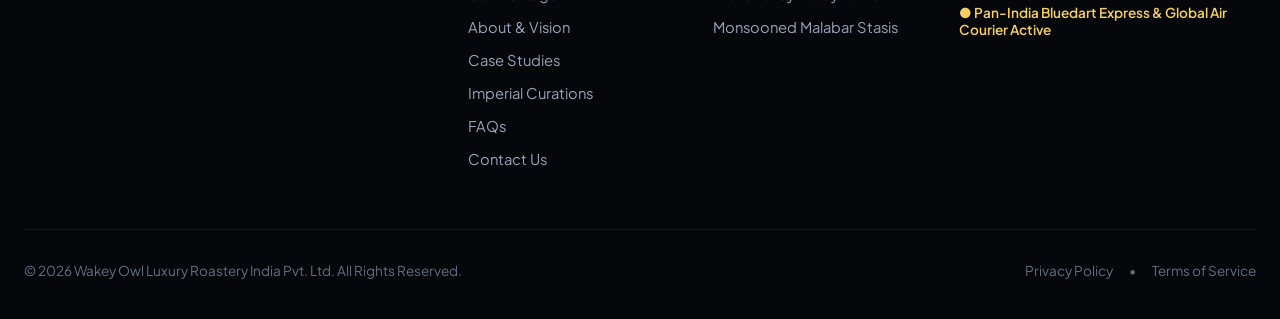
<file: shop.html>
<!DOCTYPE html>
<html lang="en">
<head>
  <meta charset="UTF-8" />
  <meta name="viewport" content="width=device-width, initial-scale=1.0" />
  <title>Wakey Owl — The Royal Indian & Global Collection | Specialty Coffee</title>
  <meta name="description" content="Explore India's finest single-estate specialty coffees from Attikan, Ratnagiri, Araku Valley, Malabar Coast, and traditional Mysore royal filter blends." />
  <meta name="keywords" content="Single-Estate Coffee India, Attikan Coffee, Ratnagiri Anaerobic, Mysore Royal Filter Kaapi, Panama Geisha India, Specialty Coffee Beans" />

  <!-- Geographic & Local SEO Tags -->
  <meta name="geo.region" content="IN-KA" />
  <meta name="geo.placename" content="Bengaluru" />
  <meta name="geo.position" content="12.9716;77.5946" />
  <meta name="ICBM" content="12.9716, 77.5946" />

  <!-- OpenGraph Meta -->
  <meta property="og:title" content="The Royal Collection | Wakey Owl Specialty Roastery" />
  <meta property="og:description" content="7 Single-Estate allocations & handcrafted brass Davarah gear." />
  <meta property="og:image" content="https://wakey-owl.vercel.app/assets/images/solar_geisha.jpg" />
  <meta property="og:url" content="https://wakey-owl.vercel.app/shop.html" />
  <meta name="twitter:card" content="summary_large_image" />

  <!-- Favicon -->
  <link rel="icon" type="image/svg+xml" href="data:image/svg+xml,%3Csvg xmlns='http://www.w3.org/2000/svg' viewBox='0 0 64 64' fill='none'%3E%3Cpolygon points='32,2 60,16 60,48 32,62 4,48 4,16' stroke='%23D4AF37' stroke-width='2' fill='%230C0F17'/%3E%3Ccircle cx='24' cy='27' r='4' fill='%2300F0FF'/%3E%3Ccircle cx='40' cy='27' r='4' fill='%2300F0FF'/%3E%3Cpolygon points='32,32 29,38 35,38' fill='%23FF9E1B'/%3E%3C/svg%3E" />

  <!-- Stylesheets -->
  <link rel="stylesheet" href="css/main.css" />
  <link rel="stylesheet" href="css/components.css" />
  <link rel="stylesheet" href="css/animations.css" />

  <!-- GA4 Tag -->
  <script async src="https://www.googletagmanager.com/gtag/js?id=G-WAKEYOWL26"></script>
  <script>
    window.dataLayer = window.dataLayer || [];
    function gtag(){dataLayer.push(arguments);}
    gtag('js', new Date());
    gtag('config', 'G-WAKEYOWL26', { 'anonymize_ip': true });
  </script>
</head>
<body>

  <!-- Ambient Canvas -->
  <canvas id="ambient-canvas"></canvas>

  <div class="app-wrapper">

    <!-- Sticky Glassmorphic Navbar -->
    <header class="site-navbar" id="site-header">
      <div class="container nav-container">
        <a href="index.html" class="brand-logo-link" id="nav-brand-logo" aria-label="Wakey Owl Home">
          <svg class="logo-owl-svg" viewBox="0 0 64 64" fill="none" xmlns="http://www.w3.org/2000/svg">
            <polygon points="32,2 60,16 60,48 32,62 4,48 4,16" stroke="rgba(212,175,55,0.4)" stroke-width="1.5" class="logo-animated-stroke" />
            <path d="M16 20 C24 14, 40 14, 48 20 C48 34, 40 48, 32 54 C24 48, 16 34, 16 20 Z" stroke="#D4AF37" stroke-width="2" fill="#0C0F17" />
            <circle cx="24" cy="27" r="5" stroke="#00F0FF" stroke-width="2" fill="#060709" class="logo-owl-eye" />
            <circle cx="24" cy="27" r="2" fill="#00F0FF" />
            <circle cx="40" cy="27" r="5" stroke="#00F0FF" stroke-width="2" fill="#060709" class="logo-owl-eye" />
            <circle cx="40" cy="27" r="2" fill="#00F0FF" />
            <polygon points="32,32 29,38 35,38" fill="#FF9E1B" />
          </svg>
          <div class="brand-name-wrap">
            <span class="brand-name">WAKEY OWL</span>
            <span class="brand-tagline">Royal Indian Specialty Roastery</span>
          </div>
        </a>

        <nav>
          <ul class="nav-links-menu">
            <li class="nav-link-item"><a href="index.html">Home</a></li>
            <li class="nav-link-item active"><a href="shop.html">Collection</a></li>
            <li class="nav-link-item"><a href="heritage.html">Our Heritage</a></li>
            <li class="nav-link-item"><a href="about.html">About & Vision</a></li>
            <li class="nav-link-item"><a href="case-studies.html">Case Studies</a></li>
            <li class="nav-link-item"><a href="curations.html">Curations</a></li>
            <li class="nav-link-item"><a href="faq.html">FAQs</a></li>
            <li class="nav-link-item"><a href="contact.html">Contact Us</a></li>
          </ul>
        </nav>

        <div class="nav-live-status">
          <span class="live-beacon-dot"></span>
          <span>Bangalore Roastery Live • 24h Dispatch</span>
        </div>

        <div class="nav-actions-right">
          <select id="currency-select" class="currency-selector" aria-label="Select Currency">
            <option value="INR" selected>INR (₹)</option>
            <option value="USD">USD ($)</option>
            <option value="EUR">EUR (€)</option>
            <option value="GBP">GBP (£)</option>
            <option value="AED">AED (د.إ)</option>
          </select>

          <button type="button" class="nav-icon-btn" data-search-trigger aria-label="Search Estates">
            <svg width="18" height="18" viewBox="0 0 24 24" fill="none" stroke="currentColor" stroke-width="2"><circle cx="11" cy="11" r="8"></circle><line x1="21" y1="21" x2="16.65" y2="16.65"></line></svg>
          </button>

          <button type="button" class="nav-icon-btn" id="sound-toggle-btn" aria-label="Toggle Sound" title="Toggle Soundscape">
            <span id="sound-toggle-icon">
              <svg width="18" height="18" viewBox="0 0 24 24" fill="none" stroke="currentColor" stroke-width="2"><polygon points="11 5 6 9 2 9 2 15 6 15 11 19 11 5"></polygon><line x1="23" y1="9" x2="17" y2="15"></line><line x1="17" y1="9" x2="23" y2="15"></line></svg>
            </span>
          </button>

          <button type="button" class="nav-icon-btn nav-cart-btn" data-cart-open aria-label="Shopping Bag">
            <svg width="20" height="20" viewBox="0 0 24 24" fill="none" stroke="currentColor" stroke-width="2"><path d="M6 2L3 6v14a2 2 0 0 0 2 2h14a2 2 0 0 0 2-2V6l-3-4z"></path><line x1="3" y1="6" x2="21" y2="6"></line><path d="M16 10a4 4 0 0 1-8 0"></path></svg>
            <span class="nav-cart-badge">0</span>
          </button>

          <button type="button" class="mobile-hamburger-btn" id="mobile-menu-btn" aria-label="Open Menu">
            <svg width="24" height="24" viewBox="0 0 24 24" fill="none" stroke="currentColor" stroke-width="2"><line x1="3" y1="12" x2="21" y2="12"></line><line x1="3" y1="6" x2="21" y2="6"></line><line x1="3" y1="18" x2="21" y2="18"></line></svg>
          </button>
        </div>
      </div>
    </header>

    <!-- Mobile Drawer Navigation -->
    <div class="mobile-nav-drawer" id="mobile-nav-drawer">
      <div class="mobile-nav-header">
        <span class="brand-name text-gradient-gold">WAKEY OWL</span>
        <button type="button" class="btn-modal-close" id="mobile-nav-close">✕</button>
      </div>
      <ul class="mobile-nav-links">
        <li><a href="index.html">Home</a></li>
        <li><a href="shop.html">The Collection</a></li>
        <li><a href="heritage.html">Our Heritage</a></li>
        <li><a href="about.html">About & Vision</a></li>
        <li><a href="case-studies.html">Case Studies</a></li>
        <li><a href="curations.html">Imperial Curations</a></li>
        <li><a href="faq.html">FAQs</a></li>
        <li><a href="contact.html">Contact Us</a></li>
      </ul>
      <div style="margin-top: auto; padding-top: 24px; border-top: 1px solid var(--border-glass);">
        <button type="button" class="btn btn-glow-gold btn-block" data-cart-open>
          <span>Open Royal Bag</span>
        </button>
      </div>
    </div>

    <!-- MAIN SHOP CATALOG -->
    <main style="padding-top: calc(var(--nav-height) + 40px); padding-bottom: 100px;">
      <div class="container">

        <!-- Breadcrumbs -->
        <div class="luxury-breadcrumbs">
          <a href="index.html">Home</a>
          <span>/</span>
          <span class="crumb-current">The Royal Collection</span>
        </div>

        <!-- Page Header -->
        <div class="section-header" style="margin-bottom: 40px;">
          <span class="section-eyebrow">Western Ghats & Global Terroirs</span>
          <h1 style="font-size: clamp(2.2rem, 4vw, 3.2rem); margin-bottom: 12px;">
            The Royal <span class="text-gradient-gold">Collection</span>
          </h1>
          <p class="section-description">
            Available in 250g Artisanal Tins, 500g Estate Reserves, and 1kg Master Packs. Calibrated for Traditional South Indian Brass Filters, Espresso, Pour-Over, or Whole Bean.
          </p>
        </div>

        <!-- Filter & Sort Bar -->
        <div class="glass-panel" style="padding: 18px 24px; margin-bottom: 36px; display: flex; align-items: center; justify-content: space-between; flex-wrap: wrap; gap: 16px;">
          
          <div style="display: flex; gap: 8px; flex-wrap: wrap;">
            <button type="button" class="pill-brew-method active" data-filter-category="all">All Allocations</button>
            <button type="button" class="pill-brew-method" data-filter-category="single-estate">Indian Single-Estates</button>
            <button type="button" class="pill-brew-method" data-filter-category="heritage-filter">Royal Filter & Monsooned</button>
            <button type="button" class="pill-brew-method" data-filter-category="imperial">Imperial Guests & Heirloom Gear</button>
          </div>

          <div style="display: flex; align-items: center; gap: 16px;">
            <span id="shop-count-indicator" style="font-size: 0.85rem; color: var(--text-muted);">Displaying 7 Royal Allocations</span>
            <select id="shop-sort-select" class="currency-selector" style="padding: 8px 14px; font-size: 0.88rem;">
              <option value="featured">Featured Allocation</option>
              <option value="cupping">Highest Cupping Score (95+)</option>
              <option value="price-low">Price: Low to High</option>
              <option value="price-high">Price: High to Low</option>
              <option value="rating">Connoisseur Rating</option>
            </select>
          </div>

        </div>

        <!-- Products Grid Container -->
        <div class="products-grid" id="shop-products-grid">
          <!-- Populated by js/app.js -->
        </div>

        <!-- Royal Indian Quality Guarantees -->
        <div class="glass-panel" style="margin-top: 80px; padding: 40px; border-color: rgba(212, 175, 55, 0.3);">
          <div style="display: grid; grid-template-columns: repeat(auto-fit, minmax(240px, 1fr)); gap: 24px; text-align: center;">
            <div>
              <div style="color: var(--cyber-gold); font-size: 1.5rem; margin-bottom: 8px;">✦</div>
              <h4 style="font-size: 1.05rem; margin-bottom: 6px;">100% Single-Estate Traceability</h4>
              <p style="font-size: 0.85rem;">Direct fair-trade partnership with award-winning 5th generation planters in Chikmagalur and BR Hills.</p>
            </div>
            <div>
              <div style="color: var(--biolum-cyan); font-size: 1.5rem; margin-bottom: 8px;">❄</div>
              <h4 style="font-size: 1.05rem; margin-bottom: 6px;">Nitrogen Cryo-Lock Preservation</h4>
              <p style="font-size: 0.85rem;">Light-impermeable matte obsidian tins flushed with positive nitrogen gas to preserve aromatics for 90 days.</p>
            </div>
            <div>
              <div style="color: var(--solar-amber); font-size: 1.5rem; margin-bottom: 8px;">⚖</div>
              <h4 style="font-size: 1.05rem; margin-bottom: 6px;">Complimentary Royal Courier</h4>
              <p style="font-size: 0.85rem;">Complimentary Bluedart Air priority express delivery across India on orders above ₹1,500.</p>
            </div>
          </div>
        </div>

      </div>
    </main>

    <!-- FOOTER -->
    <footer class="site-footer">
      <div class="container">
        <div class="footer-top-grid">
          <div class="footer-brand-col">
            <div style="display: flex; align-items: center; gap: 12px;">
              <svg class="logo-owl-svg" viewBox="0 0 64 64" fill="none" style="width: 36px; height: 36px;">
                <polygon points="32,2 60,16 60,48 32,62 4,48 4,16" stroke="rgba(212,175,55,0.5)" stroke-width="2"/>
                <path d="M16 20 C24 14, 40 14, 48 20 C48 34, 40 48, 32 54 C24 48, 16 34, 16 20 Z" stroke="#D4AF37" stroke-width="2" fill="#0C0F17" />
                <circle cx="24" cy="27" r="4" fill="#00F0FF" />
                <circle cx="40" cy="27" r="4" fill="#00F0FF" />
              </svg>
              <span class="brand-name">WAKEY OWL</span>
            </div>
            <p>
              Royal Indian specialty coffee forged across high-elevation Western Ghats terroirs and roasted under nocturnal cryogenic stasis.
            </p>
          </div>

          <div>
            <h4 class="footer-col-title">Navigation</h4>
            <ul class="footer-links-list">
              <li><a href="index.html">Home</a></li>
              <li><a href="shop.html">The Collection</a></li>
              <li><a href="heritage.html">Our Heritage</a></li>
              <li><a href="about.html">About & Vision</a></li>
              <li><a href="case-studies.html">Case Studies</a></li>
              <li><a href="curations.html">Imperial Curations</a></li>
              <li><a href="faq.html">FAQs</a></li>
              <li><a href="contact.html">Contact Us</a></li>
            </ul>
          </div>

          <div>
            <h4 class="footer-col-title">Estate Terroirs</h4>
            <ul class="footer-links-list">
              <li><a href="heritage.html">Attikan Estate 1,750m</a></li>
              <li><a href="heritage.html">Ratnagiri Pearl Mountain</a></li>
              <li><a href="heritage.html">Araku Valley Biodynamic</a></li>
              <li><a href="heritage.html">Monsooned Malabar Stasis</a></li>
            </ul>
          </div>

          <div class="footer-newsletter-box">
            <h4 class="footer-col-title">Roastery Dispatch</h4>
            <p>Daily nocturnal roasting cycles at our Bangalore facility. Orders dispatched within 24h of roast.</p>
            <div style="font-size: 0.85rem; color: var(--cyber-gold); font-weight: 600;">
              ● Pan-India Bluedart Express & Global Air Courier Active
            </div>
          </div>
        </div>

        <div class="footer-bottom-bar">
          <div>© 2026 Wakey Owl Luxury Roastery India Pvt. Ltd. All Rights Reserved.</div>
          <div class="footer-badges">
            <a href="privacy.html">Privacy Policy</a> • <a href="terms.html">Terms of Service</a>
          </div>
        </div>
      </div>
    </footer>

  </div>

  <!-- JavaScript Modules -->
  <script src="js/products.js"></script>
  <script src="js/particles.js"></script>
  <script src="js/tilt.js"></script>
  <script src="js/audio.js"></script>
  <script src="js/ai-assistant.js"></script>
  <script src="js/cart.js"></script>
  <script src="js/app.js"></script>
</body>
</html>
</file>
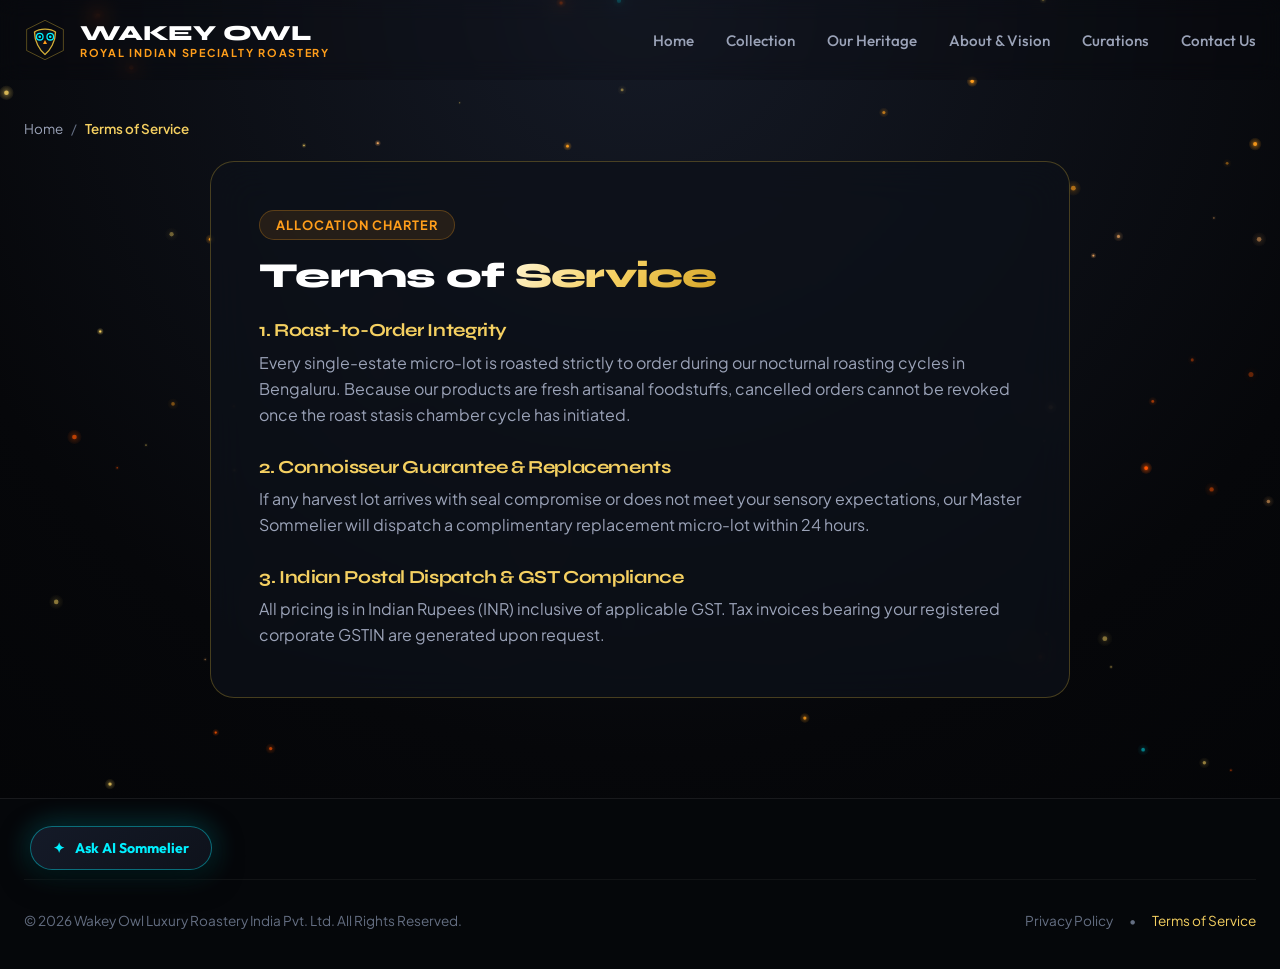
<file: terms.html>
<!DOCTYPE html>
<html lang="en">
<head>
  <meta charset="UTF-8" />
  <meta name="viewport" content="width=device-width, initial-scale=1.0" />
  <title>Wakey Owl — Terms of Service | Royal Allocation Charter</title>
  <meta name="description" content="Terms of service and allocation charter for Wakey Owl specialty coffee micro-lots, brass brewing heirlooms, and corporate concierge suites." />

  <!-- Favicon -->
  <link rel="icon" type="image/svg+xml" href="data:image/svg+xml,%3Csvg xmlns='http://www.w3.org/2000/svg' viewBox='0 0 64 64' fill='none'%3E%3Cpolygon points='32,2 60,16 60,48 32,62 4,48 4,16' stroke='%23D4AF37' stroke-width='2' fill='%230C0F17'/%3E%3Ccircle cx='24' cy='27' r='4' fill='%2300F0FF'/%3E%3Ccircle cx='40' cy='27' r='4' fill='%2300F0FF'/%3E%3Cpolygon points='32,32 29,38 35,38' fill='%23FF9E1B'/%3E%3C/svg%3E" />

  <!-- Stylesheets -->
  <link rel="stylesheet" href="css/main.css" />
  <link rel="stylesheet" href="css/components.css" />
  <link rel="stylesheet" href="css/animations.css" />
</head>
<body>

  <!-- Ambient Canvas -->
  <canvas id="ambient-canvas"></canvas>

  <div class="app-wrapper">

    <!-- Sticky Glassmorphic Navbar -->
    <header class="site-navbar" id="site-header">
      <div class="container nav-container">
        <a href="index.html" class="brand-logo-link" id="nav-brand-logo" aria-label="Wakey Owl Home">
          <svg class="logo-owl-svg" viewBox="0 0 64 64" fill="none" xmlns="http://www.w3.org/2000/svg">
            <polygon points="32,2 60,16 60,48 32,62 4,48 4,16" stroke="rgba(212,175,55,0.4)" stroke-width="1.5" class="logo-animated-stroke" />
            <path d="M16 20 C24 14, 40 14, 48 20 C48 34, 40 48, 32 54 C24 48, 16 34, 16 20 Z" stroke="#D4AF37" stroke-width="2" fill="#0C0F17" />
            <circle cx="24" cy="27" r="5" stroke="#00F0FF" stroke-width="2" fill="#060709" class="logo-owl-eye" />
            <circle cx="24" cy="27" r="2" fill="#00F0FF" />
            <circle cx="40" cy="27" r="5" stroke="#00F0FF" stroke-width="2" fill="#060709" class="logo-owl-eye" />
            <circle cx="40" cy="27" r="2" fill="#00F0FF" />
            <polygon points="32,32 29,38 35,38" fill="#FF9E1B" />
          </svg>
          <div class="brand-name-wrap">
            <span class="brand-name">WAKEY OWL</span>
            <span class="brand-tagline">Royal Indian Specialty Roastery</span>
          </div>
        </a>

        <nav>
          <ul class="nav-links-menu">
            <li class="nav-link-item"><a href="index.html">Home</a></li>
            <li class="nav-link-item"><a href="shop.html">Collection</a></li>
            <li class="nav-link-item"><a href="heritage.html">Our Heritage</a></li>
            <li class="nav-link-item"><a href="about.html">About & Vision</a></li>
            <li class="nav-link-item"><a href="curations.html">Curations</a></li>
            <li class="nav-link-item"><a href="contact.html">Contact Us</a></li>
          </ul>
        </nav>
      </div>
    </header>

    <!-- MAIN TERMS CONTENT -->
    <main style="padding-top: calc(var(--nav-height) + 40px); padding-bottom: 100px;">
      <div class="container">

        <!-- Breadcrumbs -->
        <div class="luxury-breadcrumbs">
          <a href="index.html">Home</a>
          <span>/</span>
          <span class="crumb-current">Terms of Service</span>
        </div>

        <div class="glass-panel" style="max-width: 860px; margin: 0 auto; padding: 48px; border-color: rgba(212,175,55,0.3);">
          
          <span class="section-eyebrow">Allocation Charter</span>
          <h1 style="font-size: 2.2rem; margin-bottom: 24px;">Terms of <span class="text-gradient-gold">Service</span></h1>
          
          <div style="display: flex; flex-direction: column; gap: 28px; line-height: 1.7; color: var(--text-secondary);">
            <div>
              <h3 style="color: var(--cyber-gold); font-size: 1.15rem; margin-bottom: 8px;">1. Roast-to-Order Integrity</h3>
              <p>Every single-estate micro-lot is roasted strictly to order during our nocturnal roasting cycles in Bengaluru. Because our products are fresh artisanal foodstuffs, cancelled orders cannot be revoked once the roast stasis chamber cycle has initiated.</p>
            </div>

            <div>
              <h3 style="color: var(--cyber-gold); font-size: 1.15rem; margin-bottom: 8px;">2. Connoisseur Guarantee & Replacements</h3>
              <p>If any harvest lot arrives with seal compromise or does not meet your sensory expectations, our Master Sommelier will dispatch a complimentary replacement micro-lot within 24 hours.</p>
            </div>

            <div>
              <h3 style="color: var(--cyber-gold); font-size: 1.15rem; margin-bottom: 8px;">3. Indian Postal Dispatch & GST Compliance</h3>
              <p>All pricing is in Indian Rupees (INR) inclusive of applicable GST. Tax invoices bearing your registered corporate GSTIN are generated upon request.</p>
            </div>
          </div>

        </div>

      </div>
    </main>

    <!-- FOOTER -->
    <footer class="site-footer">
      <div class="container">
        <div class="footer-bottom-bar">
          <div>© 2026 Wakey Owl Luxury Roastery India Pvt. Ltd. All Rights Reserved.</div>
          <div class="footer-badges">
            <a href="privacy.html">Privacy Policy</a> • <a href="terms.html" style="color:var(--cyber-gold);">Terms of Service</a>
          </div>
        </div>
      </div>
    </footer>

  </div>

  <!-- Scripts -->
  <script src="js/products.js"></script>
  <script src="js/particles.js"></script>
  <script src="js/tilt.js"></script>
  <script src="js/audio.js"></script>
  <script src="js/ai-assistant.js"></script>
  <script src="js/cart.js"></script>
  <script src="js/app.js"></script>
</body>
</html>
</file>
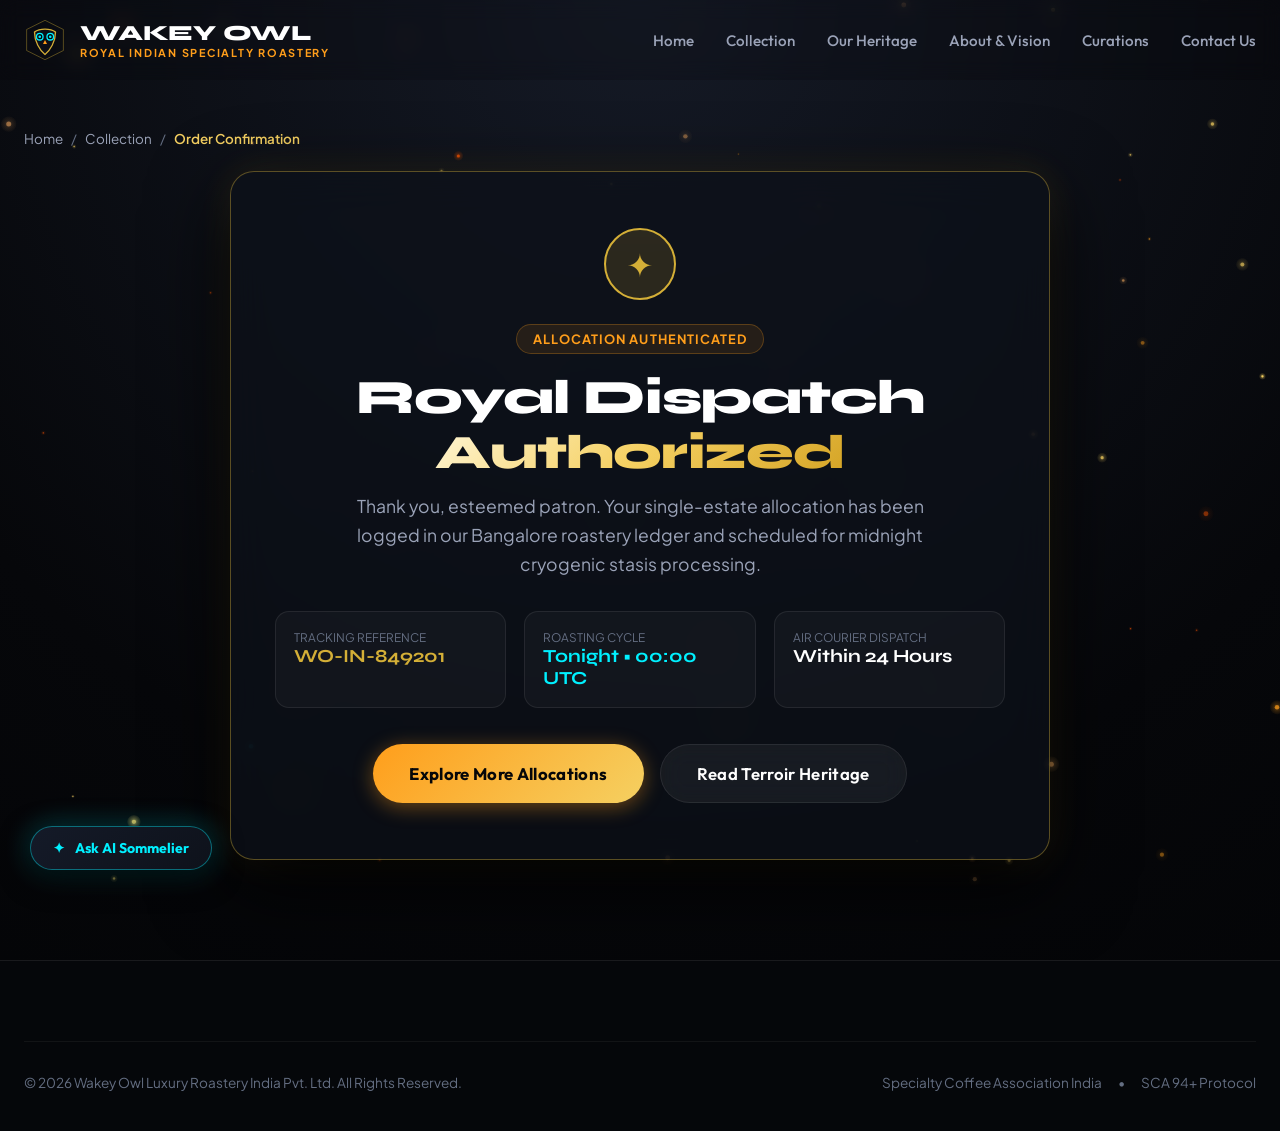
<file: thank-you.html>
<!DOCTYPE html>
<html lang="en">
<head>
  <meta charset="UTF-8" />
  <meta name="viewport" content="width=device-width, initial-scale=1.0" />
  <title>Royal Allocation Confirmed — Thank You | Wakey Owl Luxury Roastery</title>
  <meta name="description" content="Your royal allocation of Indian specialty coffee has been confirmed and queued for nocturnal cryogenic roasting at our Bangalore lab." />

  <!-- Favicon -->
  <link rel="icon" type="image/svg+xml" href="data:image/svg+xml,%3Csvg xmlns='http://www.w3.org/2000/svg' viewBox='0 0 64 64' fill='none'%3E%3Cpolygon points='32,2 60,16 60,48 32,62 4,48 4,16' stroke='%23D4AF37' stroke-width='2' fill='%230C0F17'/%3E%3Ccircle cx='24' cy='27' r='4' fill='%2300F0FF'/%3E%3Ccircle cx='40' cy='27' r='4' fill='%2300F0FF'/%3E%3Cpolygon points='32,32 29,38 35,38' fill='%23FF9E1B'/%3E%3C/svg%3E" />

  <!-- Stylesheets -->
  <link rel="stylesheet" href="css/main.css" />
  <link rel="stylesheet" href="css/components.css" />
  <link rel="stylesheet" href="css/animations.css" />
</head>
<body>

  <!-- Ambient Canvas -->
  <canvas id="ambient-canvas"></canvas>

  <div class="app-wrapper">

    <!-- Sticky Glassmorphic Navbar -->
    <header class="site-navbar" id="site-header">
      <div class="container nav-container">
        <a href="index.html" class="brand-logo-link" id="nav-brand-logo" aria-label="Wakey Owl Home">
          <svg class="logo-owl-svg" viewBox="0 0 64 64" fill="none" xmlns="http://www.w3.org/2000/svg">
            <polygon points="32,2 60,16 60,48 32,62 4,48 4,16" stroke="rgba(212,175,55,0.4)" stroke-width="1.5" class="logo-animated-stroke" />
            <path d="M16 20 C24 14, 40 14, 48 20 C48 34, 40 48, 32 54 C24 48, 16 34, 16 20 Z" stroke="#D4AF37" stroke-width="2" fill="#0C0F17" />
            <circle cx="24" cy="27" r="5" stroke="#00F0FF" stroke-width="2" fill="#060709" class="logo-owl-eye" />
            <circle cx="24" cy="27" r="2" fill="#00F0FF" />
            <circle cx="40" cy="27" r="5" stroke="#00F0FF" stroke-width="2" fill="#060709" class="logo-owl-eye" />
            <circle cx="40" cy="27" r="2" fill="#00F0FF" />
            <polygon points="32,32 29,38 35,38" fill="#FF9E1B" />
          </svg>
          <div class="brand-name-wrap">
            <span class="brand-name">WAKEY OWL</span>
            <span class="brand-tagline">Royal Indian Specialty Roastery</span>
          </div>
        </a>

        <nav>
          <ul class="nav-links-menu">
            <li class="nav-link-item"><a href="index.html">Home</a></li>
            <li class="nav-link-item"><a href="shop.html">Collection</a></li>
            <li class="nav-link-item"><a href="heritage.html">Our Heritage</a></li>
            <li class="nav-link-item"><a href="about.html">About & Vision</a></li>
            <li class="nav-link-item"><a href="curations.html">Curations</a></li>
            <li class="nav-link-item"><a href="contact.html">Contact Us</a></li>
          </ul>
        </nav>
      </div>
    </header>

    <!-- MAIN THANK YOU CONTENT -->
    <main style="padding-top: calc(var(--nav-height) + 50px); padding-bottom: 100px;">
      <div class="container">
        
        <!-- Breadcrumbs -->
        <div class="luxury-breadcrumbs">
          <a href="index.html">Home</a>
          <span>/</span>
          <a href="shop.html">Collection</a>
          <span>/</span>
          <span class="crumb-current">Order Confirmation</span>
        </div>

        <div class="glass-panel" style="max-width: 820px; margin: 0 auto; padding: 56px 44px; text-align: center; border-color: rgba(212,175,55,0.4); box-shadow: 0 25px 80px rgba(0,0,0,0.95), 0 0 35px rgba(212,175,55,0.15);">
          
          <div style="width: 72px; height: 72px; border-radius: 50%; background: rgba(212,175,55,0.15); border: 2px solid #D4AF37; display: flex; align-items: center; justify-content: center; margin: 0 auto 24px auto; color: #D4AF37; font-size: 2rem;">
            ✦
          </div>

          <span class="section-eyebrow">Allocation Authenticated</span>
          <h1 style="font-size: clamp(2rem, 4vw, 3rem); margin-bottom: 12px;">
            Royal Dispatch <span class="text-gradient-gold">Authorized</span>
          </h1>

          <p style="font-size: 1.1rem; color: var(--text-secondary); max-width: 600px; margin: 0 auto 32px auto; line-height: 1.65;">
            Thank you, esteemed patron. Your single-estate allocation has been logged in our Bangalore roastery ledger and scheduled for midnight cryogenic stasis processing.
          </p>

          <div style="display: grid; grid-template-columns: repeat(auto-fit, minmax(220px, 1fr)); gap: 18px; margin-bottom: 36px; text-align: left;">
            <div style="padding: 18px; background: rgba(255,255,255,0.03); border: 1px solid var(--border-glass); border-radius: 14px;">
              <div style="font-size: 0.74rem; color: var(--text-muted); text-transform: uppercase;">Tracking Reference</div>
              <div style="font-family: var(--font-display); font-size: 1.15rem; font-weight: 700; color: #D4AF37;">WO-IN-849201</div>
            </div>
            <div style="padding: 18px; background: rgba(255,255,255,0.03); border: 1px solid var(--border-glass); border-radius: 14px;">
              <div style="font-size: 0.74rem; color: var(--text-muted); text-transform: uppercase;">Roasting Cycle</div>
              <div style="font-family: var(--font-display); font-size: 1.15rem; font-weight: 700; color: var(--biolum-cyan);">Tonight • 00:00 UTC</div>
            </div>
            <div style="padding: 18px; background: rgba(255,255,255,0.03); border: 1px solid var(--border-glass); border-radius: 14px;">
              <div style="font-size: 0.74rem; color: var(--text-muted); text-transform: uppercase;">Air Courier Dispatch</div>
              <div style="font-family: var(--font-display); font-size: 1.15rem; font-weight: 700; color: #FFF;">Within 24 Hours</div>
            </div>
          </div>

          <div style="display: flex; gap: 16px; justify-content: center; flex-wrap: wrap;">
            <a href="shop.html" class="btn btn-glow-gold btn-large">
              <span>Explore More Allocations</span>
            </a>
            <a href="heritage.html" class="btn btn-glass btn-large">
              <span>Read Terroir Heritage</span>
            </a>
          </div>

        </div>

      </div>
    </main>

    <!-- FOOTER -->
    <footer class="site-footer">
      <div class="container">
        <div class="footer-bottom-bar">
          <div>© 2026 Wakey Owl Luxury Roastery India Pvt. Ltd. All Rights Reserved.</div>
          <div class="footer-badges">
            <span>Specialty Coffee Association India</span> • <span>SCA 94+ Protocol</span>
          </div>
        </div>
      </div>
    </footer>

  </div>

  <!-- Scripts -->
  <script src="js/products.js"></script>
  <script src="js/particles.js"></script>
  <script src="js/tilt.js"></script>
  <script src="js/audio.js"></script>
  <script src="js/ai-assistant.js"></script>
  <script src="js/cart.js"></script>
  <script src="js/app.js"></script>
</body>
</html>
</file>
<file: css/main.css>
/**
 * Wakey Owl — Core Design System & Luxury Variables
 */

@import url('https://fonts.googleapis.com/css2?family=Orbitron:wght@600;800;900&family=Outfit:wght@400;500;600;700;800&family=Plus+Jakarta+Sans:ital,wght@0,300;0,400;0,500;0,600;0,700;1,400&family=Space+Grotesk:wght@500;600;700&family=Syne:wght@600;700;800&display=swap');

:root {
  /* Dark Mode Obsidian Theme */
  --bg-deep: #050608;
  --bg-surface: #0b0e14;
  --bg-card: #11151f;
  --bg-card-hover: #161b27;
  --bg-glass: rgba(13, 17, 25, 0.72);
  --bg-glass-heavy: rgba(8, 10, 15, 0.88);
  --border-glass: rgba(255, 255, 255, 0.08);
  --border-glass-hover: rgba(255, 158, 27, 0.35);

  /* Neon Solar & Cyber Luxury Accents */
  --solar-amber: #FF9E1B;
  --solar-amber-light: #FFB84D;
  --solar-amber-glow: rgba(255, 158, 27, 0.4);
  --cyber-gold: #F5D061;
  --cyber-gold-glow: rgba(245, 208, 97, 0.35);
  --biolum-cyan: #00F0FF;
  --biolum-cyan-glow: rgba(0, 240, 255, 0.35);
  --crimson-surge: #FF3366;

  /* Typography Colors */
  --text-pure: #FFFFFF;
  --text-primary: #EDEFEF;
  --text-secondary: #9BA3B8;
  --text-muted: #646E82;
  --text-amber: #FFB347;

  /* Font Families */
  --font-display: 'Syne', 'Orbitron', 'Space Grotesk', sans-serif;
  --font-heading: 'Outfit', 'Space Grotesk', sans-serif;
  --font-body: 'Plus Jakarta Sans', system-ui, -apple-system, sans-serif;
  --font-mono: 'Space Grotesk', monospace;

  /* Shadows & Elevations */
  --shadow-sm: 0 4px 12px rgba(0, 0, 0, 0.4);
  --shadow-md: 0 12px 32px rgba(0, 0, 0, 0.6);
  --shadow-glow-amber: 0 0 28px rgba(255, 158, 27, 0.35);
  --shadow-glow-cyan: 0 0 28px rgba(0, 240, 255, 0.3);

  /* Container */
  --container-max: 1280px;
  --nav-height: 80px;
}

/* Global Reset */
*, *::before, *::after {
  box-sizing: border-box;
  margin: 0;
  padding: 0;
}

html {
  font-size: 16px;
  scroll-behavior: smooth;
  background-color: var(--bg-deep);
  color: var(--text-primary);
  font-family: var(--font-body);
  -webkit-font-smoothing: antialiased;
  -moz-osx-font-smoothing: grayscale;
}

body {
  min-height: 100vh;
  overflow-x: hidden;
  background: radial-gradient(circle at 50% 0%, #151a26 0%, #06070a 65%, #030406 100%);
  position: relative;
}

body.no-scroll {
  overflow: hidden;
}

/* Ambient Canvas behind content */
#ambient-canvas {
  position: fixed;
  top: 0;
  left: 0;
  width: 100vw;
  height: 100vh;
  pointer-events: none;
  z-index: 1;
}

/* App Shell Wrapper */
.app-wrapper {
  position: relative;
  z-index: 2;
  display: flex;
  flex-direction: column;
  min-height: 100vh;
}

.container {
  width: 100%;
  max-width: var(--container-max);
  margin: 0 auto;
  padding: 0 24px;
}

/* Typography Hierarchy */
h1, h2, h3, h4, h5, h6 {
  font-family: var(--font-display);
  font-weight: 700;
  line-height: 1.15;
  color: var(--text-pure);
  letter-spacing: -0.02em;
}

h1 {
  font-size: clamp(2.5rem, 5.5vw, 4.5rem);
  font-weight: 800;
}

h2 {
  font-size: clamp(2rem, 3.8vw, 3rem);
}

h3 {
  font-size: clamp(1.35rem, 2.2vw, 1.75rem);
}

p {
  color: var(--text-secondary);
  line-height: 1.65;
  font-size: 1rem;
}

a {
  color: inherit;
  text-decoration: none;
  transition: all 0.25s ease;
}

/* Luxury Gradient Text Utilities */
.text-gradient-amber {
  background: linear-gradient(135deg, #FFFFFF 0%, #FFB84D 45%, #FF9E1B 85%, #E68A00 100%);
  -webkit-background-clip: text;
  -webkit-text-fill-color: transparent;
}

.text-gradient-gold {
  background: linear-gradient(135deg, #FFF6D6 0%, #F5D061 50%, #D4A324 100%);
  -webkit-background-clip: text;
  -webkit-text-fill-color: transparent;
}

.text-gradient-cyan {
  background: linear-gradient(135deg, #FFFFFF 0%, #00F0FF 70%, #0099FF 100%);
  -webkit-background-clip: text;
  -webkit-text-fill-color: transparent;
}

/* Buttons */
.btn {
  display: inline-flex;
  align-items: center;
  justify-content: center;
  gap: 10px;
  padding: 14px 28px;
  border-radius: 9999px;
  font-family: var(--font-heading);
  font-weight: 600;
  font-size: 0.95rem;
  letter-spacing: 0.02em;
  cursor: pointer;
  border: none;
  outline: none;
  transition: all 0.3s cubic-bezier(0.2, 0.8, 0.2, 1);
  position: relative;
  overflow: hidden;
  user-select: none;
}

.btn-glow-gold {
  background: linear-gradient(135deg, #FF9E1B 0%, #F5D061 100%);
  color: #060709;
  font-weight: 700;
  box-shadow: 0 4px 20px var(--solar-amber-glow);
}

.btn-glow-gold:hover {
  transform: translateY(-2px);
  box-shadow: 0 8px 30px rgba(255, 158, 27, 0.6);
  background: linear-gradient(135deg, #FFAE3B 0%, #FFE07D 100%);
}

.btn-glass {
  background: rgba(255, 255, 255, 0.05);
  backdrop-filter: blur(12px);
  -webkit-backdrop-filter: blur(12px);
  border: 1px solid var(--border-glass);
  color: var(--text-pure);
}

.btn-glass:hover {
  background: rgba(255, 255, 255, 0.12);
  border-color: rgba(255, 158, 27, 0.5);
  color: #FFB84D;
  transform: translateY(-2px);
}

.btn-cyan {
  background: linear-gradient(135deg, #00F0FF 0%, #0099FF 100%);
  color: #040810;
  font-weight: 700;
  box-shadow: 0 4px 20px var(--biolum-cyan-glow);
}

.btn-cyan:hover {
  transform: translateY(-2px);
  box-shadow: 0 8px 30px rgba(0, 240, 255, 0.6);
}

.btn-small {
  padding: 8px 18px;
  font-size: 0.85rem;
}

.btn-large {
  padding: 18px 36px;
  font-size: 1.05rem;
}

.btn-block {
  width: 100%;
}

/* Glassmorphism Section Surface */
.glass-panel {
  background: var(--bg-glass);
  backdrop-filter: blur(20px);
  -webkit-backdrop-filter: blur(20px);
  border: 1px solid var(--border-glass);
  border-radius: 24px;
}

/* Section Common Spacing */
.section-py {
  padding: 100px 0;
  position: relative;
}

.section-header {
  text-align: center;
  max-width: 720px;
  margin: 0 auto 60px auto;
}

.section-eyebrow {
  display: inline-flex;
  align-items: center;
  gap: 8px;
  padding: 6px 16px;
  border-radius: 9999px;
  background: rgba(255, 158, 27, 0.1);
  border: 1px solid rgba(255, 158, 27, 0.25);
  color: var(--solar-amber);
  font-size: 0.8rem;
  font-weight: 700;
  letter-spacing: 0.08em;
  text-transform: uppercase;
  margin-bottom: 16px;
}

.section-title {
  margin-bottom: 16px;
}

.section-description {
  font-size: 1.1rem;
  color: var(--text-secondary);
}

/* Custom Input Styles */
.input-field {
  width: 100%;
  padding: 14px 18px;
  background: rgba(10, 13, 20, 0.7);
  border: 1px solid var(--border-glass);
  border-radius: 12px;
  color: var(--text-pure);
  font-family: var(--font-body);
  font-size: 0.95rem;
  transition: all 0.25s ease;
  outline: none;
}

.input-field:focus {
  border-color: var(--solar-amber);
  box-shadow: 0 0 16px rgba(255, 158, 27, 0.25);
}

/* Toast Container */
.toast-container {
  position: fixed;
  bottom: 24px;
  right: 24px;
  z-index: 9999;
  display: flex;
  flex-direction: column;
  gap: 10px;
  pointer-events: none;
}

.toast-pill {
  display: flex;
  align-items: center;
  gap: 12px;
  padding: 12px 22px;
  background: rgba(14, 18, 28, 0.95);
  backdrop-filter: blur(16px);
  border: 1px solid rgba(255, 158, 27, 0.4);
  box-shadow: 0 8px 30px rgba(0, 0, 0, 0.7);
  border-radius: 9999px;
  color: var(--text-pure);
  font-size: 0.9rem;
  font-weight: 500;
  pointer-events: auto;
  transition: all 0.3s ease;
}

.toast-dot {
  width: 8px;
  height: 8px;
  border-radius: 50%;
  background: var(--solar-amber);
  box-shadow: 0 0 8px var(--solar-amber);
}

.toast-error {
  border-color: var(--crimson-surge);
}

.toast-error .toast-dot {
  background: var(--crimson-surge);
  box-shadow: 0 0 8px var(--crimson-surge);
}

/* Navigation Styles */
.site-navbar {
  position: fixed;
  top: 0;
  left: 0;
  width: 100%;
  height: var(--nav-height);
  z-index: 100;
  transition: all 0.3s ease;
  background: rgba(6, 7, 10, 0.2);
  backdrop-filter: blur(10px);
  -webkit-backdrop-filter: blur(10px);
  border-bottom: 1px solid transparent;
}

.site-navbar.scrolled {
  background: rgba(8, 11, 17, 0.85);
  backdrop-filter: blur(20px);
  -webkit-backdrop-filter: blur(20px);
  border-bottom: 1px solid var(--border-glass);
  box-shadow: 0 4px 30px rgba(0, 0, 0, 0.5);
}

.nav-container {
  display: flex;
  align-items: center;
  justify-content: space-between;
  height: 100%;
}

/* Brand Logo with Owl Crest */
.brand-logo-link {
  display: flex;
  align-items: center;
  gap: 14px;
  text-decoration: none;
}

.logo-owl-svg {
  width: 42px;
  height: 42px;
  transition: transform 0.3s ease;
}

.brand-logo-link:hover .logo-owl-svg {
  transform: scale(1.06);
}

.brand-name-wrap {
  display: flex;
  flex-direction: column;
}

.brand-name {
  font-family: var(--font-display);
  font-size: 1.35rem;
  font-weight: 800;
  letter-spacing: -0.01em;
  color: var(--text-pure);
}

.brand-tagline {
  font-size: 0.68rem;
  letter-spacing: 0.16em;
  text-transform: uppercase;
  color: var(--solar-amber);
  font-weight: 700;
}

/* Nav Links */
.nav-links-menu {
  display: flex;
  align-items: center;
  gap: 32px;
  list-style: none;
}

.nav-link-item a {
  font-family: var(--font-heading);
  font-size: 0.95rem;
  font-weight: 500;
  color: var(--text-secondary);
  position: relative;
  padding: 6px 0;
}

.nav-link-item a:hover,
.nav-link-item.active a {
  color: var(--text-pure);
}

.nav-link-item a::after {
  content: '';
  position: absolute;
  bottom: 0;
  left: 0;
  width: 0;
  height: 2px;
  background: linear-gradient(90deg, var(--solar-amber), var(--cyber-gold));
  transition: width 0.3s ease;
}

.nav-link-item a:hover::after,
.nav-link-item.active a::after {
  width: 100%;
}

/* Live Roastery Status Pill */
.nav-live-status {
  display: flex;
  align-items: center;
  gap: 8px;
  padding: 6px 14px;
  background: rgba(0, 240, 255, 0.08);
  border: 1px solid rgba(0, 240, 255, 0.25);
  border-radius: 9999px;
  font-size: 0.78rem;
  color: var(--biolum-cyan);
  font-weight: 600;
}

.live-beacon-dot {
  width: 6px;
  height: 6px;
  border-radius: 50%;
  background: var(--biolum-cyan);
  box-shadow: 0 0 8px var(--biolum-cyan);
  animation: beaconPulse 2s infinite ease-in-out;
}

/* Nav Actions Right */
.nav-actions-right {
  display: flex;
  align-items: center;
  gap: 14px;
}

.nav-icon-btn {
  display: flex;
  align-items: center;
  justify-content: center;
  width: 40px;
  height: 40px;
  border-radius: 50%;
  background: rgba(255, 255, 255, 0.04);
  border: 1px solid var(--border-glass);
  color: var(--text-primary);
  cursor: pointer;
  transition: all 0.25s ease;
  position: relative;
}

.nav-icon-btn:hover {
  background: rgba(255, 158, 27, 0.12);
  border-color: var(--solar-amber);
  color: var(--solar-amber);
}

.nav-cart-btn {
  background: rgba(255, 158, 27, 0.1);
  border-color: rgba(255, 158, 27, 0.3);
  color: var(--solar-amber);
}

.nav-cart-badge {
  position: absolute;
  top: -4px;
  right: -4px;
  min-width: 18px;
  height: 18px;
  border-radius: 9999px;
  background: var(--solar-amber);
  color: #060709;
  font-size: 0.7rem;
  font-weight: 800;
  display: flex;
  align-items: center;
  justify-content: center;
  padding: 0 4px;
}

/* Currency Select */
.currency-selector {
  background: rgba(255, 255, 255, 0.04);
  border: 1px solid var(--border-glass);
  border-radius: 8px;
  color: var(--text-secondary);
  font-size: 0.82rem;
  font-weight: 600;
  padding: 6px 10px;
  outline: none;
  cursor: pointer;
  font-family: var(--font-body);
}

.currency-selector option {
  background: #0B0E14;
  color: var(--text-primary);
}

/* Hamburger button */
.mobile-hamburger-btn {
  display: none;
  background: transparent;
  border: none;
  color: var(--text-pure);
  cursor: pointer;
  padding: 4px;
}

/* Mobile Nav Drawer */
.mobile-nav-drawer {
  position: fixed;
  top: 0;
  right: -100%;
  width: 85%;
  max-width: 380px;
  height: 100vh;
  background: #0B0E14;
  border-left: 1px solid var(--border-glass);
  z-index: 200;
  transition: right 0.4s cubic-bezier(0.16, 1, 0.3, 1);
  padding: 32px 24px;
  display: flex;
  flex-direction: column;
}

.mobile-nav-drawer.open {
  right: 0;
}

.mobile-nav-header {
  display: flex;
  align-items: center;
  justify-content: space-between;
  margin-bottom: 40px;
  padding-bottom: 20px;
  border-bottom: 1px solid var(--border-glass);
}

.mobile-nav-links {
  list-style: none;
  display: flex;
  flex-direction: column;
  gap: 24px;
}

.mobile-nav-links a {
  font-family: var(--font-display);
  font-size: 1.35rem;
  font-weight: 700;
  color: var(--text-primary);
}

.mobile-nav-links a:hover {
  color: var(--solar-amber);
}

/* Footer Luxury Layout */
.site-footer {
  margin-top: auto;
  background: #05070A;
  border-top: 1px solid var(--border-glass);
  padding: 80px 0 40px 0;
  position: relative;
  z-index: 10;
}

.footer-top-grid {
  display: grid;
  grid-template-columns: 2fr 1fr 1fr 1.5fr;
  gap: 48px;
  margin-bottom: 60px;
}

.footer-brand-col p {
  margin-top: 16px;
  max-width: 320px;
  font-size: 0.95rem;
}

.footer-col-title {
  font-family: var(--font-heading);
  font-size: 1rem;
  font-weight: 700;
  color: var(--text-pure);
  letter-spacing: 0.04em;
  text-transform: uppercase;
  margin-bottom: 24px;
}

.footer-links-list {
  list-style: none;
  display: flex;
  flex-direction: column;
  gap: 12px;
}

.footer-links-list a {
  color: var(--text-secondary);
  font-size: 0.92rem;
}

.footer-links-list a:hover {
  color: var(--solar-amber);
  transform: translateX(4px);
}

.footer-newsletter-box p {
  font-size: 0.9rem;
  margin-bottom: 16px;
}

.footer-input-wrap {
  display: flex;
  gap: 8px;
  margin-bottom: 10px;
}

.footer-bottom-bar {
  padding-top: 32px;
  border-top: 1px solid rgba(255, 255, 255, 0.05);
  display: flex;
  align-items: center;
  justify-content: space-between;
  font-size: 0.85rem;
  color: var(--text-muted);
}

.footer-badges {
  display: flex;
  gap: 16px;
}

/* Media Queries for Responsive Layouts */
@media (max-width: 1024px) {
  .nav-links-menu, .nav-live-status {
    display: none;
  }
  .mobile-hamburger-btn {
    display: block;
  }
  .footer-top-grid {
    grid-template-columns: 1fr 1fr;
    gap: 40px;
  }
}

@media (max-width: 640px) {
  .footer-top-grid {
    grid-template-columns: 1fr;
  }
  .footer-bottom-bar {
    flex-direction: column;
    gap: 16px;
    text-align: center;
  }
}
</file>
<file: css/components.css>
/**
 * Wakey Owl — Luxury UI Components (Indian Elite & Royal Heritage Edition)
 */

/* ========================================================
   1. MODAL OVERLAYS & CART DRAWER (FIX FOR VISIBILITY ON LOAD)
   ======================================================== */
.modal-overlay {
  position: fixed;
  top: 0;
  left: 0;
  width: 100vw;
  height: 100vh;
  background: rgba(4, 6, 10, 0.88);
  backdrop-filter: blur(16px);
  -webkit-backdrop-filter: blur(16px);
  z-index: 10000;
  display: flex;
  align-items: center;
  justify-content: center;
  padding: 20px;
  opacity: 0;
  visibility: hidden;
  pointer-events: none;
  transition: opacity 0.3s cubic-bezier(0.16, 1, 0.3, 1), visibility 0.3s cubic-bezier(0.16, 1, 0.3, 1);
}

.modal-overlay.open {
  opacity: 1;
  visibility: visible;
  pointer-events: auto;
}

.modal-card {
  position: relative;
  background: #0E121B;
  border: 1px solid rgba(212, 175, 55, 0.35);
  box-shadow: 0 25px 80px rgba(0, 0, 0, 0.95), 0 0 40px rgba(212, 175, 55, 0.15);
  border-radius: 24px;
  width: 100%;
  max-width: 680px;
  max-height: 90vh;
  overflow-y: auto;
  transform: scale(0.94);
  transition: transform 0.3s cubic-bezier(0.16, 1, 0.3, 1);
}

.modal-overlay.open .modal-card {
  transform: scale(1);
}

.modal-header {
  display: flex;
  align-items: center;
  justify-content: space-between;
  padding: 20px 28px;
  border-bottom: 1px solid var(--border-glass);
}

.modal-brand {
  display: flex;
  align-items: center;
  gap: 10px;
}

.modal-brand h3 {
  font-size: 1.25rem;
  margin: 0;
}

.btn-modal-close {
  background: rgba(255, 255, 255, 0.06);
  border: 1px solid var(--border-glass);
  color: var(--text-pure);
  width: 34px;
  height: 34px;
  border-radius: 50%;
  display: flex;
  align-items: center;
  justify-content: center;
  font-size: 0.95rem;
  cursor: pointer;
  transition: all 0.25s ease;
}

.btn-modal-close:hover {
  background: rgba(255, 51, 102, 0.2);
  border-color: #FF3366;
  color: #FF3366;
  transform: rotate(90deg);
}

/* Drawer Overlay & Panel */
.drawer-overlay {
  position: fixed;
  top: 0;
  left: 0;
  width: 100vw;
  height: 100vh;
  background: rgba(4, 6, 10, 0.8);
  backdrop-filter: blur(10px);
  -webkit-backdrop-filter: blur(10px);
  z-index: 9998;
  opacity: 0;
  visibility: hidden;
  pointer-events: none;
  transition: opacity 0.35s ease, visibility 0.35s ease;
}

.drawer-overlay.open {
  opacity: 1;
  visibility: visible;
  pointer-events: auto;
}

.cart-drawer-panel {
  position: fixed;
  top: 0;
  right: -100%;
  width: 100%;
  max-width: 480px;
  height: 100vh;
  background: #0B0E17;
  border-left: 1px solid rgba(212, 175, 55, 0.3);
  box-shadow: -20px 0 60px rgba(0, 0, 0, 0.95);
  z-index: 9999;
  display: flex;
  flex-direction: column;
  transition: right 0.4s cubic-bezier(0.16, 1, 0.3, 1);
  overflow: hidden;
}

.cart-drawer-panel.open {
  right: 0;
}

.drawer-header {
  display: flex;
  align-items: center;
  justify-content: space-between;
  padding: 24px 28px;
  border-bottom: 1px solid var(--border-glass);
}

.drawer-title-wrap {
  display: flex;
  align-items: center;
  gap: 10px;
}

.drawer-title-wrap h3 {
  font-size: 1.3rem;
  margin: 0;
}

.drawer-gold-crest {
  color: var(--cyber-gold);
  font-size: 1.2rem;
}

.shipping-meter-container {
  padding: 16px 28px;
  background: rgba(212, 175, 55, 0.05);
  border-bottom: 1px solid rgba(212, 175, 55, 0.15);
}

.shipping-meter-label {
  font-size: 0.8rem;
  color: var(--text-primary);
  margin-bottom: 8px;
}

.shipping-meter-bar {
  width: 100%;
  height: 6px;
  background: rgba(255, 255, 255, 0.08);
  border-radius: 9999px;
  overflow: hidden;
}

.shipping-meter-progress {
  height: 100%;
  border-radius: 9999px;
  transition: width 0.4s ease;
}

.drawer-items-list {
  flex-grow: 1;
  overflow-y: auto;
  padding: 24px 28px;
  display: flex;
  flex-direction: column;
  gap: 16px;
}

.cart-item-card {
  display: flex;
  gap: 16px;
  padding: 16px;
  background: rgba(255, 255, 255, 0.02);
  border: 1px solid var(--border-glass);
  border-radius: 16px;
}

.cart-item-thumb {
  width: 72px;
  height: 72px;
  object-fit: cover;
  border-radius: 12px;
  border: 1px solid rgba(212, 175, 55, 0.2);
}

.cart-item-details {
  flex-grow: 1;
  display: flex;
  flex-direction: column;
}

.cart-item-title-row {
  display: flex;
  justify-content: space-between;
  align-items: flex-start;
}

.cart-item-title-row h4 {
  font-size: 0.95rem;
  margin: 0 0 4px 0;
}

.btn-remove-item {
  background: transparent;
  border: none;
  color: var(--text-muted);
  cursor: pointer;
  font-size: 0.85rem;
}

.btn-remove-item:hover {
  color: #FF3366;
}

.cart-item-variant {
  font-size: 0.78rem;
  color: var(--solar-amber);
  margin-bottom: 2px;
}

.cart-item-estate {
  font-size: 0.74rem;
  color: var(--text-muted);
  margin-bottom: 8px;
}

.cart-item-bottom-row {
  display: flex;
  justify-content: space-between;
  align-items: center;
  margin-top: auto;
}

.cart-qty-ctrl {
  display: flex;
  align-items: center;
  gap: 8px;
  background: rgba(255, 255, 255, 0.05);
  border-radius: 6px;
  padding: 2px 6px;
}

.btn-qty-mini {
  background: transparent;
  border: none;
  color: var(--text-pure);
  cursor: pointer;
  font-weight: 700;
  padding: 2px 6px;
}

.cart-item-price-val {
  font-family: var(--font-display);
  font-weight: 700;
  color: var(--text-pure);
  font-size: 1rem;
}

.drawer-addon-section {
  padding: 16px 28px;
  border-top: 1px solid var(--border-glass);
  background: rgba(10, 13, 20, 0.7);
}

.pincode-check-wrap, .drawer-promo-wrap {
  display: flex;
  gap: 8px;
  margin-bottom: 8px;
}

.pincode-check-wrap input, .drawer-promo-wrap input {
  flex-grow: 1;
  background: rgba(255, 255, 255, 0.04);
  border: 1px solid var(--border-glass);
  border-radius: 8px;
  padding: 8px 12px;
  color: #FFF;
  font-size: 0.85rem;
  outline: none;
}

.pincode-msg, .promo-feedback-msg {
  font-size: 0.78rem;
  margin-bottom: 8px;
}

.drawer-footer {
  padding: 20px 28px 28px 28px;
  border-top: 1px solid var(--border-glass);
  background: #090C12;
}

.drawer-totals-row {
  display: flex;
  justify-content: space-between;
  font-size: 0.9rem;
  color: var(--text-secondary);
  margin-bottom: 8px;
}

.final-total-row {
  font-size: 1.25rem;
  font-weight: 800;
  color: var(--text-pure);
  border-top: 1px solid var(--border-glass);
  padding-top: 10px;
  margin-top: 10px;
  margin-bottom: 18px;
}

.link-continue-shopping {
  font-size: 0.82rem;
  color: var(--text-muted);
  text-decoration: underline;
}

.link-continue-shopping:hover {
  color: var(--cyber-gold);
}

/* QuickView Modal Card */
.quickview-modal-card {
  max-width: 920px;
  padding: 36px;
}

.quickview-grid {
  display: grid;
  grid-template-columns: 1fr 1.2fr;
  gap: 36px;
}

.qv-media-col {
  display: flex;
  flex-direction: column;
}

.qv-img-wrapper {
  position: relative;
  width: 100%;
  height: 340px;
  border-radius: 18px;
  overflow: hidden;
  margin-bottom: 16px;
  border: 1px solid rgba(212, 175, 55, 0.3);
}

.qv-main-img {
  width: 100%;
  height: 100%;
  object-fit: cover;
}

.qv-spec-matrix {
  display: grid;
  grid-template-columns: 1fr 1fr;
  gap: 8px;
}

.qv-spec-pill {
  padding: 8px 12px;
  background: rgba(255, 255, 255, 0.03);
  border: 1px solid var(--border-glass);
  border-radius: 8px;
  font-size: 0.78rem;
  color: var(--text-secondary);
}

.qv-badges-row {
  display: flex;
  gap: 8px;
  margin-bottom: 10px;
}

.badge-sommelier-match {
  padding: 4px 10px;
  background: rgba(212, 175, 55, 0.15);
  border: 1px solid rgba(212, 175, 55, 0.4);
  color: var(--cyber-gold);
  border-radius: 9999px;
  font-size: 0.75rem;
  font-weight: 700;
  text-transform: uppercase;
}

.badge-roast-level {
  padding: 4px 10px;
  background: rgba(255, 255, 255, 0.04);
  border: 1px solid var(--border-glass);
  border-radius: 9999px;
  font-size: 0.75rem;
  font-weight: 700;
}

.qv-title {
  font-size: 1.8rem;
  margin-bottom: 4px;
}

.qv-subtitle {
  font-size: 0.95rem;
  margin-bottom: 14px;
}

.qv-description {
  font-size: 0.92rem;
  line-height: 1.65;
  color: var(--text-secondary);
  margin-bottom: 18px;
}

.qv-label {
  display: block;
  font-size: 0.8rem;
  font-weight: 700;
  text-transform: uppercase;
  color: var(--text-muted);
  margin-bottom: 8px;
}

.qv-notes-list {
  display: flex;
  gap: 8px;
  flex-wrap: wrap;
  margin-bottom: 18px;
}

.flavor-tag {
  padding: 4px 12px;
  border-radius: 9999px;
  background: rgba(212, 175, 55, 0.1);
  border: 1px solid rgba(212, 175, 55, 0.3);
  color: var(--cyber-gold);
  font-size: 0.82rem;
  font-weight: 600;
}

.qv-sizes-grid {
  display: grid;
  grid-template-columns: repeat(3, 1fr);
  gap: 8px;
  margin-bottom: 18px;
}

.qv-pill-btn {
  padding: 10px 8px;
  border-radius: 10px;
  background: rgba(255, 255, 255, 0.03);
  border: 1px solid var(--border-glass);
  color: var(--text-primary);
  font-size: 0.8rem;
  cursor: pointer;
  display: flex;
  flex-direction: column;
  align-items: center;
  gap: 2px;
  transition: all 0.2s ease;
}

.qv-pill-btn.active {
  background: rgba(212, 175, 55, 0.15);
  border-color: var(--cyber-gold);
  color: var(--cyber-gold);
}

.pill-save-tag {
  font-size: 0.68rem;
  color: var(--biolum-cyan);
  font-weight: 700;
}

.qv-select-input {
  width: 100%;
  background: rgba(255, 255, 255, 0.04);
  border: 1px solid var(--border-glass);
  border-radius: 10px;
  padding: 10px 14px;
  color: #FFF;
  font-size: 0.88rem;
  outline: none;
  margin-bottom: 24px;
}

.qv-action-bottom {
  display: flex;
  gap: 12px;
  align-items: center;
}

.qv-qty-picker {
  display: flex;
  align-items: center;
  border: 1px solid var(--border-glass);
  border-radius: 9999px;
  background: rgba(255, 255, 255, 0.04);
}

.btn-qty {
  background: transparent;
  border: none;
  color: #FFF;
  padding: 10px 16px;
  cursor: pointer;
  font-size: 1.1rem;
}

.qty-val {
  padding: 0 8px;
  font-weight: 700;
}

/* Search Modal Card */
.search-modal-card {
  max-width: 640px;
  padding: 24px;
}

.search-input-wrap {
  display: flex;
  align-items: center;
  gap: 12px;
  padding-bottom: 16px;
  border-bottom: 1px solid var(--border-glass);
}

.search-input-wrap input {
  flex-grow: 1;
  background: transparent;
  border: none;
  color: #FFF;
  font-size: 1.1rem;
  outline: none;
  font-family: var(--font-body);
}

.search-results-list {
  max-height: 380px;
  overflow-y: auto;
  padding-top: 16px;
}

.search-empty-hint {
  text-align: center;
  padding: 32px 0;
  color: var(--text-muted);
  font-size: 0.9rem;
}

.search-quick-tags {
  display: flex;
  gap: 8px;
  flex-wrap: wrap;
  align-items: center;
}

.search-tag-chip {
  padding: 6px 12px;
  background: rgba(255, 255, 255, 0.04);
  border: 1px solid var(--border-glass);
  border-radius: 9999px;
  color: var(--text-primary);
  font-size: 0.8rem;
  cursor: pointer;
}

.search-tag-chip:hover {
  background: rgba(212, 175, 55, 0.15);
  border-color: var(--cyber-gold);
  color: var(--cyber-gold);
}

.search-result-item {
  display: flex;
  align-items: center;
  gap: 16px;
  padding: 12px;
  border-radius: 12px;
  cursor: pointer;
  transition: all 0.2s ease;
}

.search-result-item:hover {
  background: rgba(212, 175, 55, 0.1);
}

.search-thumb {
  width: 48px;
  height: 48px;
  border-radius: 8px;
  object-fit: cover;
}

.search-item-info {
  flex-grow: 1;
}

.search-item-title {
  font-size: 0.95rem;
  font-weight: 700;
  color: var(--text-pure);
}

.search-badge {
  font-size: 0.75rem;
  color: var(--cyber-gold);
}

.search-item-notes {
  font-size: 0.78rem;
  color: var(--text-muted);
}

.search-item-price {
  font-family: var(--font-display);
  font-weight: 700;
  color: var(--cyber-gold);
}

/* ========================================================
   2. HERO SECTION & COFFEE PACKET EMERGENCE STAGE
   ======================================================== */
.hero-section {
  min-height: 100vh;
  padding-top: calc(var(--nav-height) + 30px);
  padding-bottom: 70px;
  display: flex;
  align-items: center;
  position: relative;
  overflow: hidden;
}

.hero-grid {
  display: grid;
  grid-template-columns: 1.1fr 0.9fr;
  gap: 50px;
  align-items: center;
}

.hero-content {
  position: relative;
  z-index: 5;
}

.hero-eyebrow-pill {
  display: inline-flex;
  align-items: center;
  gap: 10px;
  padding: 8px 18px;
  border-radius: 9999px;
  background: rgba(212, 175, 55, 0.1);
  border: 1px solid rgba(212, 175, 55, 0.35);
  font-size: 0.85rem;
  font-weight: 700;
  letter-spacing: 0.06em;
  text-transform: uppercase;
  color: var(--cyber-gold);
  margin-bottom: 24px;
}

.hero-title {
  margin-bottom: 22px;
  line-height: 1.08;
}

.hero-description {
  font-size: 1.15rem;
  line-height: 1.7;
  margin-bottom: 32px;
  max-width: 580px;
  color: var(--text-secondary);
}

.hero-cta-group {
  display: flex;
  align-items: center;
  gap: 16px;
  flex-wrap: wrap;
  margin-bottom: 40px;
}

.hero-stats-row {
  display: flex;
  align-items: center;
  gap: 32px;
  padding-top: 28px;
  border-top: 1px solid var(--border-glass);
}

.hero-stat-item {
  display: flex;
  flex-direction: column;
}

.hero-stat-val {
  font-family: var(--font-display);
  font-size: 1.65rem;
  font-weight: 800;
}

.hero-stat-label {
  font-size: 0.8rem;
  color: var(--text-muted);
  text-transform: uppercase;
  letter-spacing: 0.05em;
  margin-top: 2px;
}

/* Interactive Coffee Packet & Bean Emergence Stage */
.hero-visual-col {
  position: relative;
  display: flex;
  flex-direction: column;
  align-items: center;
  justify-content: center;
  perspective: 1200px;
}

.coffee-emergence-stage {
  position: relative;
  width: 100%;
  max-width: 440px;
  height: 480px;
  display: flex;
  align-items: center;
  justify-content: center;
  border-radius: 28px;
  background: radial-gradient(circle at 50% 60%, rgba(212, 175, 55, 0.08) 0%, rgba(8, 11, 17, 0.6) 80%);
  border: 1px solid rgba(212, 175, 55, 0.2);
  box-shadow: 0 20px 60px rgba(0, 0, 0, 0.9), 0 0 40px rgba(255, 158, 27, 0.15);
  overflow: hidden;
}

#hero-coffee-canvas {
  position: absolute;
  top: 0;
  left: 0;
  width: 100%;
  height: 100%;
  z-index: 5;
  cursor: grab;
}

.stage-packet-img {
  position: absolute;
  bottom: -20px;
  width: 260px;
  height: 310px;
  object-fit: cover;
  border-radius: 22px;
  border: 1px solid rgba(212, 175, 55, 0.4);
  box-shadow: 0 15px 45px rgba(0, 0, 0, 0.9), 0 0 35px rgba(212, 175, 55, 0.25);
  z-index: 2;
  transition: transform 0.3s ease;
  animation: floatPacket 5s ease-in-out infinite alternate;
}

@keyframes floatPacket {
  0% { transform: translateY(0) rotate(0deg); }
  50% { transform: translateY(-10px) rotate(1deg); }
  100% { transform: translateY(4px) rotate(-1deg); }
}

.stage-aura-ring {
  position: absolute;
  top: 50%;
  left: 50%;
  transform: translate(-50%, -50%);
  width: 380px;
  height: 380px;
  border-radius: 50%;
  border: 1px dashed rgba(212, 175, 55, 0.25);
  pointer-events: none;
  animation: spinRing 30s linear infinite;
  z-index: 1;
}

.stage-actions-bar {
  display: flex;
  gap: 10px;
  margin-top: 18px;
  width: 100%;
  max-width: 440px;
  justify-content: center;
  flex-wrap: wrap;
}

.btn-stage-action {
  padding: 8px 14px;
  border-radius: 9999px;
  background: rgba(14, 18, 28, 0.85);
  border: 1px solid rgba(212, 175, 55, 0.3);
  color: var(--text-pure);
  font-size: 0.8rem;
  font-weight: 600;
  cursor: pointer;
  display: inline-flex;
  align-items: center;
  gap: 6px;
  transition: all 0.25s ease;
}

.btn-stage-action:hover, .btn-stage-action.active-burst, .btn-stage-action.active-pour {
  background: rgba(255, 158, 27, 0.2);
  border-color: var(--solar-amber);
  color: var(--solar-amber);
  transform: translateY(-2px);
  box-shadow: 0 4px 15px rgba(255, 158, 27, 0.3);
}

/* ========================================================
   3. SENSORY MATRIX & BREADCRUMBS
   ======================================================== */
.sensory-matrix-bar {
  border-top: 1px solid var(--border-glass);
  border-bottom: 1px solid var(--border-glass);
  background: rgba(10, 13, 20, 0.6);
  backdrop-filter: blur(14px);
  padding: 32px 0;
}

.matrix-grid {
  display: grid;
  grid-template-columns: repeat(4, 1fr);
  gap: 24px;
}

.matrix-card {
  display: flex;
  align-items: flex-start;
  gap: 16px;
}

.matrix-icon-box {
  width: 44px;
  height: 44px;
  border-radius: 12px;
  background: rgba(212, 175, 55, 0.1);
  border: 1px solid rgba(212, 175, 55, 0.3);
  display: flex;
  align-items: center;
  justify-content: center;
  color: var(--cyber-gold);
  flex-shrink: 0;
}

.matrix-text h4 {
  font-size: 0.95rem;
  font-weight: 700;
  margin-bottom: 4px;
}

.matrix-text p {
  font-size: 0.82rem;
  line-height: 1.45;
  color: var(--text-secondary);
}

/* Breadcrumbs */
.luxury-breadcrumbs {
  display: flex;
  align-items: center;
  gap: 8px;
  font-size: 0.84rem;
  color: var(--text-muted);
  margin-bottom: 24px;
}

.luxury-breadcrumbs a {
  color: var(--text-secondary);
}

.luxury-breadcrumbs a:hover {
  color: var(--cyber-gold);
}

.luxury-breadcrumbs span.crumb-current {
  color: var(--cyber-gold);
  font-weight: 600;
}

/* ========================================================
   4. STICKY MOBILE CTA BAR
   ======================================================== */
.sticky-mobile-cta {
  display: none;
  position: fixed;
  bottom: 0;
  left: 0;
  width: 100%;
  background: rgba(8, 11, 17, 0.95);
  backdrop-filter: blur(16px);
  -webkit-backdrop-filter: blur(16px);
  border-top: 1px solid rgba(212, 175, 55, 0.3);
  padding: 12px 16px;
  z-index: 800;
  box-shadow: 0 -10px 30px rgba(0, 0, 0, 0.8);
}

.sticky-mobile-cta-inner {
  display: flex;
  gap: 10px;
  align-items: center;
  max-width: 500px;
  margin: 0 auto;
}

@media (max-width: 768px) {
  .sticky-mobile-cta {
    display: block;
  }
  body {
    padding-bottom: 70px;
  }
}

/* ========================================================
   5. LUXURY PRODUCT CARDS & GRID
   ======================================================== */
.products-grid {
  display: grid;
  grid-template-columns: repeat(auto-fill, minmax(360px, 1fr));
  gap: 32px;
}

.luxury-product-card {
  position: relative;
  background: var(--bg-card);
  border: 1px solid var(--border-glass);
  border-radius: 24px;
  padding: 24px;
  display: flex;
  flex-direction: column;
  transition: all 0.4s cubic-bezier(0.16, 1, 0.3, 1);
  transform-style: preserve-3d;
  cursor: pointer;
  overflow: hidden;
}

.luxury-product-card:hover {
  border-color: rgba(212, 175, 55, 0.5);
  box-shadow: 0 20px 50px rgba(0, 0, 0, 0.85), 0 0 35px rgba(212, 175, 55, 0.2);
  background: var(--bg-card-hover);
}

.card-glass-sheen {
  position: absolute;
  top: 0;
  left: 0;
  width: 100%;
  height: 100%;
  background: radial-gradient(
    600px circle at var(--mouse-x, 50%) var(--mouse-y, 50%),
    rgba(255, 255, 255, 0.06),
    transparent 40%
  );
  pointer-events: none;
  z-index: 1;
}

.card-header-badge-row {
  display: flex;
  align-items: center;
  justify-content: space-between;
  margin-bottom: 16px;
  position: relative;
  z-index: 2;
}

.card-roast-badge {
  font-size: 0.75rem;
  font-weight: 700;
  text-transform: uppercase;
  letter-spacing: 0.08em;
  padding: 4px 12px;
  border-radius: 9999px;
  background: rgba(255, 255, 255, 0.04);
  border: 1px solid;
}

.card-cupping-score {
  font-family: var(--font-heading);
  font-size: 0.85rem;
  font-weight: 700;
  color: var(--cyber-gold);
}

.card-media-wrapper {
  position: relative;
  width: 100%;
  height: 280px;
  border-radius: 18px;
  overflow: hidden;
  margin-bottom: 20px;
  background: #080A0E;
  display: flex;
  align-items: center;
  justify-content: center;
  z-index: 2;
}

.card-product-img {
  width: 100%;
  height: 100%;
  object-fit: cover;
  transition: transform 0.5s cubic-bezier(0.16, 1, 0.3, 1);
}

.luxury-product-card:hover .card-product-img {
  transform: scale(1.06);
}

.card-glow-halo {
  position: absolute;
  top: 50%;
  left: 50%;
  transform: translate(-50%, -50%);
  width: 220px;
  height: 220px;
  border-radius: 50%;
  pointer-events: none;
}

.btn-quick-view {
  position: absolute;
  bottom: 16px;
  padding: 8px 18px;
  background: rgba(11, 14, 20, 0.88);
  backdrop-filter: blur(12px);
  border: 1px solid rgba(212, 175, 55, 0.4);
  color: var(--text-pure);
  border-radius: 9999px;
  font-size: 0.8rem;
  font-weight: 600;
  opacity: 0;
  transform: translateY(10px);
  transition: all 0.3s ease;
  cursor: pointer;
}

.luxury-product-card:hover .btn-quick-view {
  opacity: 1;
  transform: translateY(0);
}

.btn-quick-view:hover {
  background: var(--cyber-gold);
  color: #060709;
  border-color: var(--cyber-gold);
}

.card-content {
  position: relative;
  z-index: 2;
  display: flex;
  flex-direction: column;
  flex-grow: 1;
}

.card-origin-pill {
  font-size: 0.78rem;
  color: var(--text-muted);
  letter-spacing: 0.03em;
  margin-bottom: 6px;
}

.card-title {
  font-size: 1.35rem;
  margin-bottom: 4px;
}

.card-subtitle {
  font-size: 0.88rem;
  color: var(--text-amber);
  margin-bottom: 14px;
}

.card-flavor-tags {
  display: flex;
  gap: 6px;
  flex-wrap: wrap;
  margin-bottom: 18px;
}

.tag-flavor-mini {
  padding: 4px 10px;
  background: rgba(255, 255, 255, 0.04);
  border: 1px solid rgba(255, 255, 255, 0.08);
  border-radius: 6px;
  font-size: 0.76rem;
  color: var(--text-secondary);
}

.card-roast-gauge-row {
  display: flex;
  align-items: center;
  justify-content: space-between;
  gap: 12px;
  margin-bottom: 20px;
}

.gauge-label {
  font-size: 0.78rem;
  color: var(--text-muted);
}

.gauge-bar-track {
  flex-grow: 1;
  height: 4px;
  background: rgba(255, 255, 255, 0.08);
  border-radius: 9999px;
  overflow: hidden;
}

.gauge-bar-fill {
  height: 100%;
  border-radius: 9999px;
}

.card-footer-row {
  display: flex;
  align-items: center;
  justify-content: space-between;
  margin-top: auto;
  padding-top: 16px;
  border-top: 1px solid rgba(255, 255, 255, 0.06);
}

.card-price-block {
  display: flex;
  flex-direction: column;
}

.card-price-label {
  font-size: 0.72rem;
  color: var(--text-muted);
  text-transform: uppercase;
}

.card-price-value {
  font-family: var(--font-display);
  font-size: 1.35rem;
  font-weight: 800;
  color: var(--text-pure);
}

.btn-card-add {
  padding: 10px 18px;
  font-size: 0.85rem;
}

/* ========================================================
   6. AI ENCYCLOPEDIA & EMBEDDED CHATBOX
   ======================================================== */
.ai-encyclopedia-box {
  background: var(--bg-glass-heavy);
  backdrop-filter: blur(24px);
  -webkit-backdrop-filter: blur(24px);
  border: 1px solid rgba(212, 175, 55, 0.35);
  box-shadow: 0 20px 60px rgba(0, 0, 0, 0.85), 0 0 35px rgba(212, 175, 55, 0.15);
  border-radius: 28px;
  padding: 44px;
  max-width: 980px;
  margin: 0 auto;
  position: relative;
}

.ai-badge-top {
  display: inline-flex;
  align-items: center;
  gap: 8px;
  padding: 6px 14px;
  background: rgba(0, 240, 255, 0.08);
  border: 1px solid rgba(0, 240, 255, 0.25);
  border-radius: 9999px;
  color: var(--biolum-cyan);
  font-size: 0.8rem;
  font-weight: 700;
  text-transform: uppercase;
  margin-bottom: 14px;
}

.ai-box-title {
  font-size: clamp(1.6rem, 3vw, 2.3rem);
  margin-bottom: 8px;
}

.ai-box-desc {
  font-size: 1.05rem;
  color: var(--text-secondary);
  margin-bottom: 24px;
}

.ai-suggestion-pills-row {
  display: flex;
  gap: 8px;
  flex-wrap: wrap;
  align-items: center;
  margin-bottom: 24px;
  padding-bottom: 20px;
  border-bottom: 1px solid rgba(255, 255, 255, 0.08);
}

.ai-suggestion-pills-row span {
  font-size: 0.82rem;
  color: var(--text-muted);
  text-transform: uppercase;
  font-weight: 600;
}

.btn-ai-pill {
  padding: 6px 14px;
  border-radius: 9999px;
  background: rgba(255, 255, 255, 0.04);
  border: 1px solid var(--border-glass);
  color: var(--text-primary);
  font-size: 0.82rem;
  cursor: pointer;
  transition: all 0.2s ease;
}

.btn-ai-pill:hover {
  background: rgba(212, 175, 55, 0.15);
  border-color: var(--cyber-gold);
  color: var(--cyber-gold);
}

.ai-chat-thread {
  min-height: 280px;
  max-height: 480px;
  overflow-y: auto;
  padding: 16px 8px;
  display: flex;
  flex-direction: column;
  gap: 16px;
  margin-bottom: 24px;
}

.chat-msg {
  display: flex;
  width: 100%;
}

.chat-msg-user {
  justify-content: flex-end;
}

.chat-msg-bot {
  justify-content: flex-start;
}

.msg-bubble {
  max-width: 85%;
  padding: 16px 22px;
  border-radius: 18px;
  font-size: 0.95rem;
  line-height: 1.6;
}

.user-bubble {
  background: linear-gradient(135deg, #FF9E1B, #D4AF37);
  color: #060709;
  font-weight: 600;
  border-bottom-right-radius: 4px;
}

.bot-bubble {
  background: rgba(14, 18, 28, 0.92);
  border: 1px solid rgba(212, 175, 55, 0.25);
  color: var(--text-primary);
  border-bottom-left-radius: 4px;
}

.bot-header-row {
  margin-bottom: 8px;
}

.bot-owl-mark {
  font-size: 0.76rem;
  color: var(--cyber-gold);
  font-weight: 700;
  text-transform: uppercase;
}

.knowledge-card {
  margin-top: 4px;
}

.knowledge-category-tag {
  display: inline-block;
  font-size: 0.72rem;
  color: var(--biolum-cyan);
  text-transform: uppercase;
  font-weight: 700;
  margin-bottom: 6px;
}

.knowledge-title {
  font-size: 1.2rem;
  color: var(--text-pure);
  margin-bottom: 10px;
}

.knowledge-body {
  font-size: 0.94rem;
  color: var(--text-secondary);
  line-height: 1.65;
}

.ai-matched-roasts-shelf {
  margin-top: 18px;
  padding-top: 14px;
  border-top: 1px solid rgba(255, 255, 255, 0.08);
}

.shelf-label {
  display: block;
  font-size: 0.8rem;
  color: var(--solar-amber);
  font-weight: 700;
  margin-bottom: 10px;
}

.matched-chips-row {
  display: flex;
  gap: 12px;
  flex-wrap: wrap;
}

.matched-roast-chip {
  display: flex;
  align-items: center;
  gap: 10px;
  padding: 8px 12px;
  background: rgba(255, 255, 255, 0.05);
  border: 1px solid rgba(212, 175, 55, 0.3);
  border-radius: 10px;
  cursor: pointer;
  transition: all 0.2s ease;
}

.matched-roast-chip:hover {
  background: rgba(212, 175, 55, 0.15);
  border-color: var(--cyber-gold);
  transform: translateY(-2px);
}

.matched-roast-chip img {
  width: 36px;
  height: 36px;
  border-radius: 6px;
  object-fit: cover;
}

.matched-roast-chip strong {
  display: block;
  font-size: 0.84rem;
  color: var(--text-pure);
}

.matched-roast-chip span {
  font-size: 0.75rem;
  color: var(--text-amber);
}

.ai-followup-chips {
  display: flex;
  gap: 8px;
  flex-wrap: wrap;
  margin-top: 14px;
}

.btn-followup-pill {
  padding: 4px 10px;
  background: rgba(0, 240, 255, 0.06);
  border: 1px solid rgba(0, 240, 255, 0.2);
  color: var(--biolum-cyan);
  border-radius: 9999px;
  font-size: 0.76rem;
  cursor: pointer;
}

.btn-followup-pill:hover {
  background: rgba(0, 240, 255, 0.15);
  border-color: var(--biolum-cyan);
}

.ai-input-form-bar {
  display: flex;
  gap: 12px;
}

.ai-text-input {
  flex-grow: 1;
  background: rgba(10, 13, 20, 0.8);
  border: 1px solid var(--border-glass);
  border-radius: 9999px;
  padding: 14px 22px;
  color: var(--text-pure);
  font-family: var(--font-body);
  font-size: 0.95rem;
  outline: none;
}

.ai-text-input:focus {
  border-color: var(--cyber-gold);
  box-shadow: 0 0 16px rgba(212, 175, 55, 0.25);
}

/* Floating AI Widget Button & Modal */
.floating-ai-btn {
  position: fixed;
  bottom: 30px;
  left: 30px;
  z-index: 900;
  display: inline-flex;
  align-items: center;
  gap: 10px;
  padding: 12px 22px;
  background: linear-gradient(135deg, #141A28 0%, #0E121B 100%);
  border: 1px solid rgba(0, 240, 255, 0.4);
  box-shadow: 0 8px 30px rgba(0, 0, 0, 0.8), var(--shadow-glow-cyan);
  border-radius: 9999px;
  color: var(--biolum-cyan);
  font-family: var(--font-heading);
  font-size: 0.88rem;
  font-weight: 700;
  cursor: pointer;
  transition: all 0.3s cubic-bezier(0.16, 1, 0.3, 1);
}

.floating-ai-btn:hover {
  transform: translateY(-3px) scale(1.03);
  box-shadow: 0 12px 40px rgba(0, 240, 255, 0.4);
}

.floating-ai-modal {
  position: fixed;
  bottom: 85px;
  left: 30px;
  width: 380px;
  height: 520px;
  background: #0E121B;
  border: 1px solid rgba(0, 240, 255, 0.35);
  box-shadow: 0 25px 80px rgba(0, 0, 0, 0.95);
  border-radius: 20px;
  z-index: 901;
  display: flex;
  flex-direction: column;
  opacity: 0;
  pointer-events: none;
  transform: translateY(20px) scale(0.96);
  transition: all 0.3s cubic-bezier(0.16, 1, 0.3, 1);
  overflow: hidden;
}

.floating-ai-modal.open {
  opacity: 1;
  pointer-events: auto;
  transform: translateY(0) scale(1);
}

.floating-ai-header {
  display: flex;
  align-items: center;
  justify-content: space-between;
  padding: 16px 20px;
  background: #090C12;
  border-bottom: 1px solid var(--border-glass);
}

.ai-avatar-dot {
  width: 28px;
  height: 28px;
  border-radius: 50%;
  background: rgba(0, 240, 255, 0.15);
  color: var(--biolum-cyan);
  display: flex;
  align-items: center;
  justify-content: center;
  font-size: 0.85rem;
}

.floating-ai-body {
  flex-grow: 1;
  overflow-y: auto;
  padding: 16px;
  display: flex;
  flex-direction: column;
  gap: 12px;
}

.floating-ai-footer {
  padding: 14px;
  background: #090C12;
  border-top: 1px solid var(--border-glass);
}

.ai-quick-pills {
  display: flex;
  gap: 6px;
  overflow-x: auto;
  padding-bottom: 8px;
  margin-bottom: 8px;
}

.chip-q {
  padding: 4px 10px;
  border-radius: 9999px;
  background: rgba(255, 255, 255, 0.05);
  border: 1px solid var(--border-glass);
  color: var(--text-secondary);
  font-size: 0.72rem;
  white-space: nowrap;
  cursor: pointer;
}

.chip-q:hover {
  border-color: var(--cyber-gold);
  color: var(--cyber-gold);
}

.floating-ai-input-wrap {
  display: flex;
  gap: 8px;
}

.floating-ai-input-wrap input {
  flex-grow: 1;
  background: rgba(255, 255, 255, 0.04);
  border: 1px solid var(--border-glass);
  border-radius: 8px;
  padding: 8px 12px;
  color: #FFF;
  font-size: 0.85rem;
  outline: none;
}

/* ========================================================
   7. FAQS ACCORDION
   ======================================================== */
.faq-accordion {
  display: flex;
  flex-direction: column;
  gap: 16px;
  max-width: 860px;
  margin: 0 auto;
}

.faq-item {
  background: var(--bg-card);
  border: 1px solid var(--border-glass);
  border-radius: 16px;
  overflow: hidden;
  transition: all 0.3s ease;
}

.faq-item.active {
  border-color: rgba(212, 175, 55, 0.4);
  background: rgba(14, 18, 28, 0.95);
}

.faq-question-btn {
  width: 100%;
  padding: 20px 24px;
  display: flex;
  align-items: center;
  justify-content: space-between;
  background: transparent;
  border: none;
  color: var(--text-pure);
  font-family: var(--font-heading);
  font-size: 1.05rem;
  font-weight: 700;
  text-align: left;
  cursor: pointer;
}

.faq-icon-arrow {
  color: var(--cyber-gold);
  font-size: 1.2rem;
  transition: transform 0.3s ease;
}

.faq-item.active .faq-icon-arrow {
  transform: rotate(180deg);
}

.faq-answer-content {
  max-height: 0;
  overflow: hidden;
  transition: max-height 0.35s ease, padding 0.35s ease;
  padding: 0 24px;
  color: var(--text-secondary);
  font-size: 0.92rem;
  line-height: 1.7;
}

.faq-item.active .faq-answer-content {
  max-height: 250px;
  padding: 0 24px 20px 24px;
}

/* ========================================================
   8. CASE STUDIES, HERITAGE & MISSION
   ======================================================== */
.case-study-card {
  background: var(--bg-card);
  border: 1px solid var(--border-glass);
  border-radius: 24px;
  overflow: hidden;
  display: grid;
  grid-template-columns: 1fr 1.2fr;
  gap: 36px;
  align-items: center;
  padding: 32px;
  margin-bottom: 40px;
}

.case-study-card:nth-child(even) {
  grid-template-columns: 1.2fr 1fr;
}

.case-metric-box {
  display: flex;
  gap: 24px;
  margin-top: 20px;
  padding-top: 16px;
  border-top: 1px solid var(--border-glass);
}

.case-metric {
  display: flex;
  flex-direction: column;
}

.case-metric-val {
  font-family: var(--font-display);
  font-size: 1.4rem;
  font-weight: 800;
  color: var(--cyber-gold);
}

.case-metric-label {
  font-size: 0.75rem;
  color: var(--text-muted);
  text-transform: uppercase;
}

/* Media Queries */
@media (max-width: 900px) {
  .hero-grid, .quickview-grid, .case-study-card, .case-study-card:nth-child(even), .heritage-card, .mission-grid, .contact-grid {
    grid-template-columns: 1fr;
  }
  .floating-ai-modal {
    width: 90%;
    left: 5%;
    bottom: 80px;
  }
}
</file>
<file: css/animations.css>
/**
 * Wakey Owl — Keyframe Animations & Micro-Interactions
 */

/* 1. Owl Logo Animated Eyes & Cyber Laser Scan */
@keyframes eyeGlowLaser {
  0%, 100% {
    filter: drop-shadow(0 0 4px #00F0FF) drop-shadow(0 0 10px #00F0FF);
    transform: scale(1);
  }
  50% {
    filter: drop-shadow(0 0 8px #FF9E1B) drop-shadow(0 0 16px #FF9E1B);
    transform: scale(1.15);
  }
}

.logo-owl-eye {
  animation: eyeGlowLaser 3.5s infinite ease-in-out;
  transform-origin: center;
}

@keyframes pathDrawPulse {
  0% {
    stroke-dashoffset: 200;
    opacity: 0.5;
  }
  50% {
    stroke-dashoffset: 0;
    opacity: 1;
  }
  100% {
    stroke-dashoffset: 200;
    opacity: 0.5;
  }
}

.logo-animated-stroke {
  stroke-dasharray: 200;
  animation: pathDrawPulse 8s infinite ease-in-out;
}

/* 2. Zero-G Anti-Gravity Float */
@keyframes floatZeroG {
  0% {
    transform: translateY(0px) rotate(0deg);
  }
  50% {
    transform: translateY(-16px) rotate(1deg);
  }
  100% {
    transform: translateY(6px) rotate(-1deg);
  }
}

@keyframes spinRing {
  0% {
    transform: translate(-50%, -50%) rotate(0deg);
  }
  100% {
    transform: translate(-50%, -50%) rotate(360deg);
  }
}

@keyframes spinRingReverse {
  0% {
    transform: translate(-50%, -50%) rotate(360deg);
  }
  100% {
    transform: translate(-50%, -50%) rotate(0deg);
  }
}

/* 3. Beacon / Radar Pulse */
@keyframes beaconPulse {
  0%, 100% {
    opacity: 1;
    transform: scale(1);
  }
  50% {
    opacity: 0.4;
    transform: scale(1.4);
  }
}

@keyframes pulseScale {
  0%, 100% {
    transform: scale(1);
    opacity: 0.8;
  }
  50% {
    transform: scale(1.12);
    opacity: 1;
  }
}

@keyframes pulseTimer {
  0%, 100% {
    box-shadow: 0 0 20px rgba(255, 158, 27, 0.2);
  }
  50% {
    box-shadow: 0 0 45px rgba(255, 158, 27, 0.6);
  }
}

/* 4. Kinetic Typography Marquee Ticker */
.ticker-strip {
  width: 100%;
  overflow: hidden;
  background: #090C12;
  border-top: 1px solid var(--border-glass);
  border-bottom: 1px solid var(--border-glass);
  padding: 16px 0;
  display: flex;
  white-space: nowrap;
}

.ticker-track {
  display: flex;
  gap: 48px;
  animation: marqueeScroll 28s linear infinite;
  align-items: center;
}

.ticker-item {
  font-family: var(--font-display);
  font-size: 1.1rem;
  font-weight: 800;
  letter-spacing: 0.08em;
  text-transform: uppercase;
  color: var(--text-muted);
  display: inline-flex;
  align-items: center;
  gap: 20px;
}

.ticker-dot {
  color: var(--solar-amber);
  font-size: 1.4rem;
}

@keyframes marqueeScroll {
  0% {
    transform: translateX(0);
  }
  100% {
    transform: translateX(-50%);
  }
}

/* 5. Utility Entrance Animations */
.animate-fade-in {
  animation: fadeIn 0.4s cubic-bezier(0.16, 1, 0.3, 1) forwards;
}

.animate-scale-up {
  animation: scaleUp 0.35s cubic-bezier(0.16, 1, 0.3, 1) forwards;
}

.animate-slide-up {
  animation: slideUp 0.35s cubic-bezier(0.16, 1, 0.3, 1) forwards;
}

@keyframes fadeIn {
  from {
    opacity: 0;
  }
  to {
    opacity: 1;
  }
}

@keyframes scaleUp {
  from {
    opacity: 0;
    transform: scale(0.94);
  }
  to {
    opacity: 1;
    transform: scale(1);
  }
}

@keyframes slideUp {
  from {
    opacity: 0;
    transform: translateY(20px);
  }
  to {
    opacity: 1;
    transform: translateY(0);
  }
}

/* Processing Spinner Ring */
.processing-spinner-ring {
  width: 54px;
  height: 54px;
  border-radius: 50%;
  border: 3px solid rgba(255, 158, 27, 0.2);
  border-top-color: var(--solar-amber);
  animation: spinRing 0.8s linear infinite;
  margin: 0 auto 20px auto;
}
</file>
